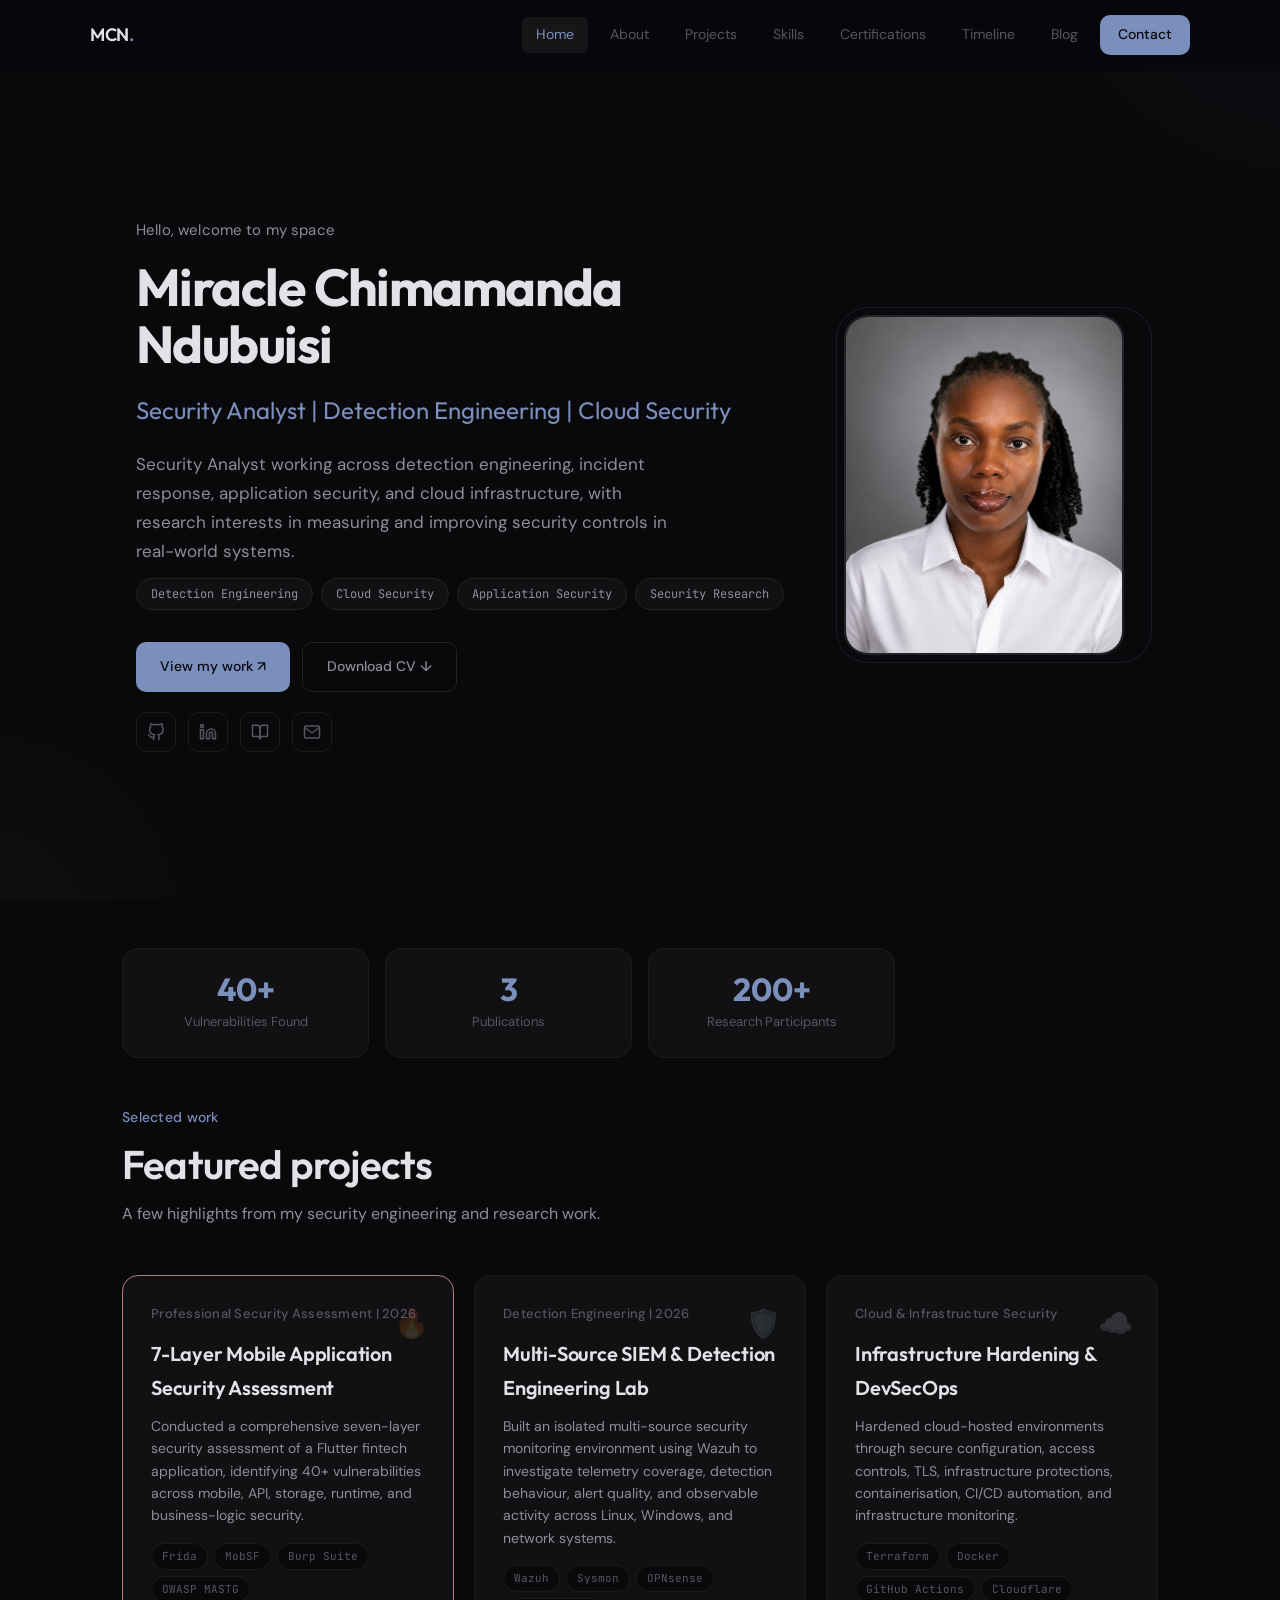
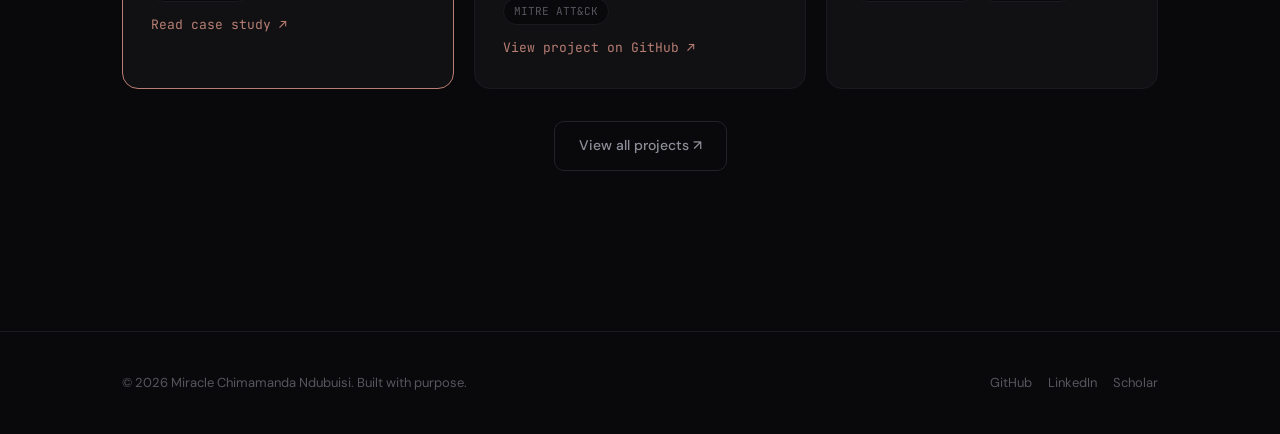
<file: index.html>
<!DOCTYPE html>
<html lang="en">
<head>
  <meta charset="UTF-8">
  <meta name="viewport" content="width=device-width, initial-scale=1.0">
  <title>Miracle Chimamanda Ndubuisi - Security Analyst | Detection Engineering | Cloud Security</title>
  <meta name="description" content="Security Analyst working across detection engineering, incident response, application security, and cloud infrastructure, with research interests in measuring and improving security controls in real-world systems.">
  <meta name="keywords" content="security analyst, detection engineering, cloud security, application security, incident response, digital forensics, security research, cybersecurity">
  <meta property="og:title" content="Miracle Chimamanda Ndubuisi - Security Analyst | Detection Engineering | Cloud Security">
  <meta property="og:description" content="Security Analyst working across detection engineering, incident response, application security, and cloud infrastructure, with research interests in measuring and improving security controls in real-world systems.">
  <meta property="og:type" content="website">
  <link rel="stylesheet" href="css/style.css">
  <link rel="icon" href="data:image/svg+xml,<svg xmlns='http://www.w3.org/2000/svg' viewBox='0 0 100 100'><text y='.9em' font-size='90'>🛡️</text></svg>">
</head>
<body>

  <!-- Navigation -->
  <nav class="nav">
    <div class="nav-inner">
      <a href="index.html" class="nav-logo">MCN<span>.</span></a>
      <div class="nav-links">
        <a href="index.html">Home</a>
        <a href="about.html">About</a>
        <a href="projects.html">Projects</a>
        <a href="skills.html">Skills</a>
        <a href="certifications.html">Certifications</a>
        <a href="timeline.html">Timeline</a>
        <a href="blog.html">Blog</a>
        <a href="contact.html" class="nav-cta">Contact</a>
      </div>
      <button class="nav-toggle" aria-label="Menu">
        <span></span><span></span><span></span>
      </button>
    </div>
  </nav>

  <!-- Hero -->
  <section class="hero">
    <div class="container">
      <div class="hero-content">
        <div class="hero-text">
          <p class="hero-greeting">Hello, welcome to my space</p>
          <h1 class="hero-name">Miracle Chimamanda<br>Ndubuisi</h1>
          <p class="hero-title">Security Analyst | Detection Engineering | Cloud Security</p>
          <p class="hero-tagline">
  Security Analyst working across detection engineering, incident response, application security, and cloud infrastructure, with research interests in measuring and improving security controls in real-world systems.
          </p>
          <div class="hero-tags">
            <span>Detection Engineering</span>
            <span>Cloud Security</span>
            <span>Application Security</span>
            <span>Security Research</span>
          </div>
          <div class="hero-actions">
            <a href="projects.html" class="btn btn-primary">View my work ↗</a>
            <a href="assets/resume.pdf" class="btn btn-outline" download>Download CV ↓</a>
          </div>
          <div class="hero-socials">
            <a href="https://github.com/Miminwa" target="_blank" rel="noopener" aria-label="GitHub">
              <svg width="18" height="18" viewBox="0 0 24 24" fill="none" stroke="currentColor" stroke-width="2" stroke-linecap="round" stroke-linejoin="round"><path d="M9 19c-5 1.5-5-2.5-7-3m14 6v-3.87a3.37 3.37 0 0 0-.94-2.61c3.14-.35 6.44-1.54 6.44-7A5.44 5.44 0 0 0 20 4.77 5.07 5.07 0 0 0 19.91 1S18.73.65 16 2.48a13.38 13.38 0 0 0-7 0C6.27.65 5.09 1 5.09 1A5.07 5.07 0 0 0 5 4.77a5.44 5.44 0 0 0-1.5 3.78c0 5.42 3.3 6.61 6.44 7A3.37 3.37 0 0 0 9 18.13V22"/></svg>
            </a>
            <a href="http://www.linkedin.com/in/miracle-ndubuisi" target="_blank" rel="noopener" aria-label="LinkedIn">
              <svg width="18" height="18" viewBox="0 0 24 24" fill="none" stroke="currentColor" stroke-width="2" stroke-linecap="round" stroke-linejoin="round"><path d="M16 8a6 6 0 0 1 6 6v7h-4v-7a2 2 0 0 0-2-2 2 2 0 0 0-2 2v7h-4v-7a6 6 0 0 1 6-6z"/><rect x="2" y="9" width="4" height="12"/><circle cx="4" cy="4" r="2"/></svg>
            </a>
            <a href="https://scholar.google.com/citations?user=nHDebkcAAAAJ" target="_blank" rel="noopener" aria-label="Google Scholar">
              <svg width="18" height="18" viewBox="0 0 24 24" fill="none" stroke="currentColor" stroke-width="2" stroke-linecap="round" stroke-linejoin="round"><path d="M2 3h6a4 4 0 0 1 4 4v14a3 3 0 0 0-3-3H2z"/><path d="M22 3h-6a4 4 0 0 0-4 4v14a3 3 0 0 1 3-3h7z"/></svg>
            </a>
            <a href="mailto:miraclechimamandandubuisibasil@gmail.com" aria-label="Email">
              <svg width="18" height="18" viewBox="0 0 24 24" fill="none" stroke="currentColor" stroke-width="2" stroke-linecap="round" stroke-linejoin="round"><path d="M4 4h16c1.1 0 2 .9 2 2v12c0 1.1-.9 2-2 2H4c-1.1 0-2-.9-2-2V6c0-1.1.9-2 2-2z"/><polyline points="22,6 12,13 2,6"/></svg>
            </a>
          </div>
        </div>
        <div class="hero-photo">
          <img src="assets/profile.jpg" alt="Miracle Chimamanda Ndubuisi">
        </div>
      </div>
    </div>
  </section>

  <!-- Quick Stats -->
  <section class="container">
    <div class="stats-bar fade-in">
      <div class="stat-item">
        <div class="stat-number">40+</div>
        <div class="stat-label">Vulnerabilities Found</div>
      </div>
      <div class="stat-item">
        <div class="stat-number">3</div>
        <div class="stat-label">Publications</div>
      </div>
      <div class="stat-item">
        <div class="stat-number">200+</div>
        <div class="stat-label">Research Participants</div>
      </div>
    </div>
  </section>

  <!-- Featured Projects Preview -->
  <section class="container" style="padding-bottom: 80px;">
    <div class="section-header fade-in">
      <p class="section-label">Selected work</p>
      <h2 class="section-title">Featured projects</h2>
      <p class="section-desc">A few highlights from my security engineering and research work.</p>
    </div>
    <div class="projects-grid">
      <div class="card project-card fade-in" style="border-color:var(--accent-coral);">
        <div class="project-icon">🔥</div>
        <p class="project-type">Professional Security Assessment | 2026</p>
        <h3>7-Layer Mobile Application Security Assessment</h3>
    <p>Conducted a comprehensive seven-layer security assessment of a Flutter fintech application, identifying 40+ vulnerabilities across mobile, API, storage, runtime, and business-logic security.</p>
    <div class="project-tags">
      <span>Frida</span>
      <span>MobSF</span>
      <span>Burp Suite</span>
      <span>OWASP MASTG</span>
    </div>
    <a href="case-study-fintech-pentest.html" style="display:inline-block;margin-top:12px;font-family:var(--font-mono);font-size:13px;color:var(--accent-coral);">Read case study &#8599;</a>
  </div>

  <div class="card project-card fade-in">
    <div class="project-icon">🛡️</div>
    <p class="project-type">Detection Engineering | 2026</p>
    <h3>Multi-Source SIEM & Detection Engineering Lab</h3>
    <p>Built an isolated multi-source security monitoring environment using Wazuh to investigate telemetry coverage, detection behaviour, alert quality, and observable activity across Linux, Windows, and network systems.</p>
    <div class="project-tags">
      <span>Wazuh</span>
      <span>Sysmon</span>
      <span>OPNsense</span>
      <span>MITRE ATT&amp;CK</span>
    </div>
    <a href="https://github.com/Miminwa/soc-siem-lab" target="_blank" rel="noopener noreferrer" style="display:inline-block;margin-top:12px;font-family:var(--font-mono);font-size:13px;color:var(--accent-coral);">View project on GitHub &#8599;</a>
  </div>

  <div class="card project-card fade-in">
    <div class="project-icon">☁️</div>
    <p class="project-type">Cloud & Infrastructure Security</p>
    <h3>Infrastructure Hardening & DevSecOps</h3>
    <p>Hardened cloud-hosted environments through secure configuration, access controls, TLS, infrastructure protections, containerisation, CI/CD automation, and infrastructure monitoring.</p>
    <div class="project-tags">
      <span>Terraform</span>
      <span>Docker</span>
      <span>GitHub Actions</span>
      <span>Cloudflare</span>
    </div>
  </div>
</div>

<div style="text-align: center; margin-top: 32px;" class="fade-in">
  <a href="projects.html" class="btn btn-outline">View all projects ↗</a>
</div>
  </section>

  <!-- Footer -->
  <footer class="footer">
    <div class="footer-inner">
      <p class="footer-text">&copy; <span id="year"></span> Miracle Chimamanda Ndubuisi. Built with purpose.</p>
      <div class="footer-links">
        <a href="https://github.com/Miminwa" target="_blank">GitHub</a>
        <a href="http://www.linkedin.com/in/miracle-ndubuisi" target="_blank">LinkedIn</a>
        <a href="https://scholar.google.com/citations?user=nHDebkcAAAAJ" target="_blank">Scholar</a>
      </div>
    </div>
  </footer>

  <script src="js/main.js"></script>
</body>
</html>
</file>
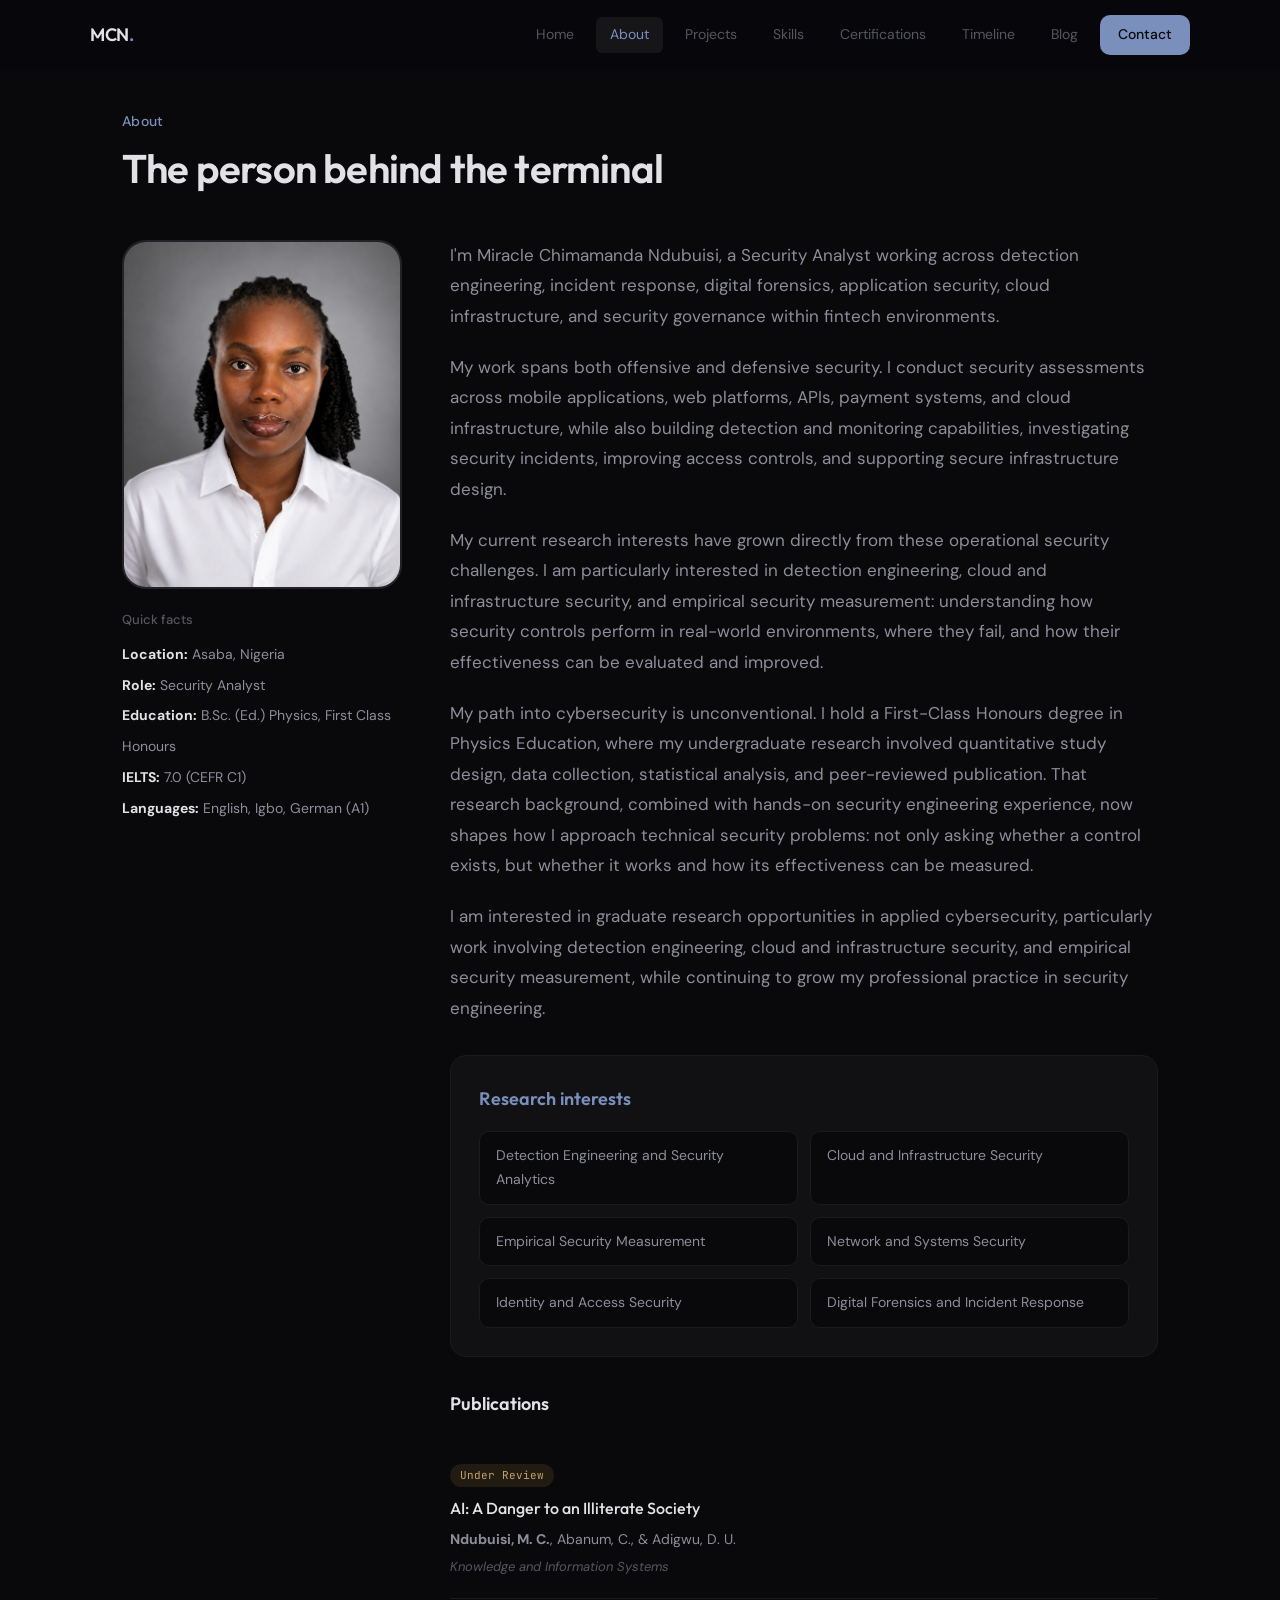
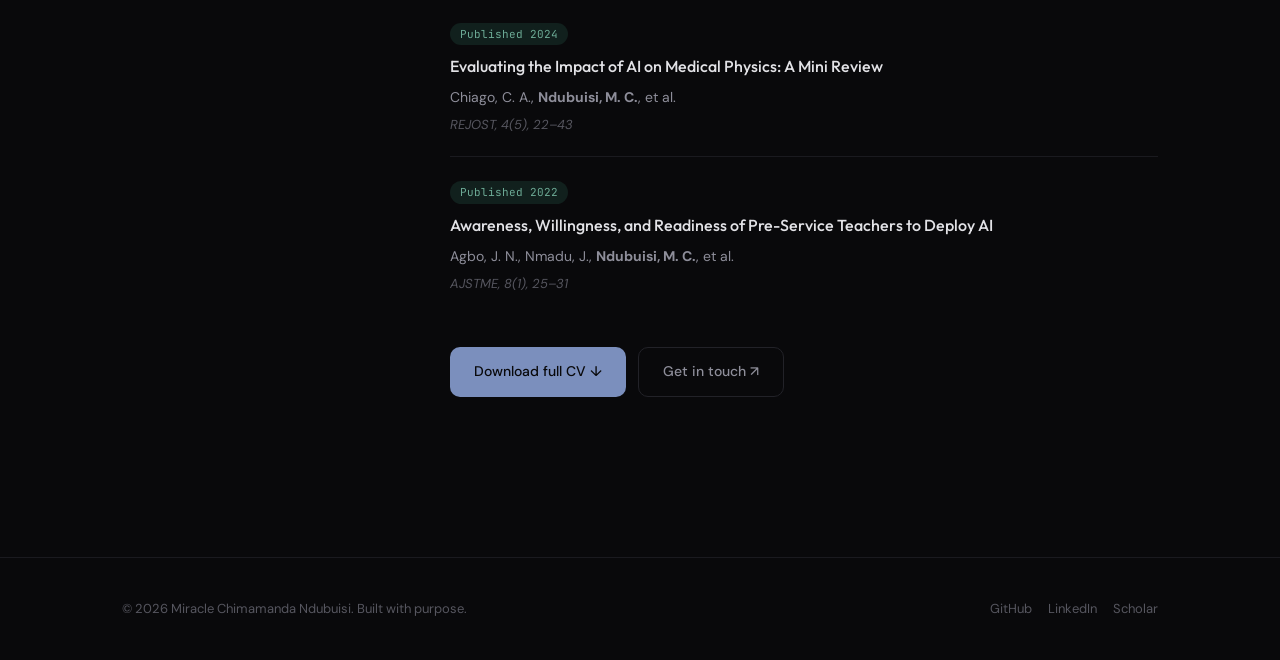
<file: about.html>
<!DOCTYPE html>
<html lang="en">
<head>
  <meta charset="UTF-8">
  <meta name="viewport" content="width=device-width, initial-scale=1.0">
  <title>About - Miracle Chimamanda Ndubuisi</title>
  <meta name="description" content="Learn about Miracle Chimamanda Ndubuisi, a Security Analyst working across detection engineering, incident response, application security, cloud infrastructure, and empirical security measurement.">
  <link rel="stylesheet" href="css/style.css">
  <link rel="icon" href="data:image/svg+xml,<svg xmlns='http://www.w3.org/2000/svg' viewBox='0 0 100 100'><text y='.9em' font-size='90'>🛡️</text></svg>">
</head>
<body>

  <nav class="nav">
    <div class="nav-inner">
      <a href="index.html" class="nav-logo">MCN<span>.</span></a>
      <div class="nav-links">
        <a href="index.html">Home</a>
        <a href="about.html">About</a>
        <a href="projects.html">Projects</a>
        <a href="skills.html">Skills</a>
        <a href="certifications.html">Certifications</a>
        <a href="timeline.html">Timeline</a>
        <a href="blog.html">Blog</a>
        <a href="contact.html" class="nav-cta">Contact</a>
      </div>
      <button class="nav-toggle" aria-label="Menu"><span></span><span></span><span></span></button>
    </div>
  </nav>

  <main class="page container">

 <div class="section-header fade-in">
  <p class="section-label">About</p>
  <h1 class="section-title">The person behind the terminal</h1>
</div>

<div style="display: grid; grid-template-columns: 280px 1fr; gap: 48px; align-items: start;" class="fade-in">
  <div>
    <img src="assets/profile.jpg" alt="Miracle Chimamanda Ndubuisi" style="width: 100%; border-radius: var(--radius-xl); border: 2px solid var(--border-light);">

    <div style="margin-top: 20px;">
      <p style="font-family: var(--font-body); font-size: 13px; color: var(--text-muted); margin-bottom: 8px; font-weight: 500;">Quick facts</p>

      <div style="font-size: 14px; color: var(--text-secondary); line-height: 2.2;">
        <div><strong style="color: var(--text-primary);">Location:</strong> Asaba, Nigeria</div>
        <div><strong style="color: var(--text-primary);">Role:</strong> Security Analyst</div>
        <div><strong style="color: var(--text-primary);">Education:</strong> B.Sc. (Ed.) Physics, First Class Honours</div>
        <div><strong style="color: var(--text-primary);">IELTS:</strong> 7.0 (CEFR C1)</div>
        <div><strong style="color: var(--text-primary);">Languages:</strong> English, Igbo, German (A1)</div>
      </div>
    </div>
  </div>

  <div>
    <div style="font-size: 17px; color: var(--text-secondary); line-height: 1.8;">
      <p style="margin-bottom: 20px;">
        I'm Miracle Chimamanda Ndubuisi, a Security Analyst working across detection engineering, incident response, digital forensics, application security, cloud infrastructure, and security governance within fintech environments.
      </p>

      <p style="margin-bottom: 20px;">
        My work spans both offensive and defensive security. I conduct security assessments across mobile applications, web platforms, APIs, payment systems, and cloud infrastructure, while also building detection and monitoring capabilities, investigating security incidents, improving access controls, and supporting secure infrastructure design.
      </p>

      <p style="margin-bottom: 20px;">
        My current research interests have grown directly from these operational security challenges. I am particularly interested in detection engineering, cloud and infrastructure security, and empirical security measurement: understanding how security controls perform in real-world environments, where they fail, and how their effectiveness can be evaluated and improved.
      </p>

      <p style="margin-bottom: 20px;">
        My path into cybersecurity is unconventional. I hold a First-Class Honours degree in Physics Education, where my undergraduate research involved quantitative study design, data collection, statistical analysis, and peer-reviewed publication. That research background, combined with hands-on security engineering experience, now shapes how I approach technical security problems: not only asking whether a control exists, but whether it works and how its effectiveness can be measured.
      </p>

      <p style="margin-bottom: 20px;">
          I am interested in graduate research opportunities in applied cybersecurity, particularly work involving detection engineering, cloud and infrastructure security, and empirical security measurement, while continuing to grow my professional practice in security engineering.
      </p>
    </div>

    <!-- Research Interests -->
    <div class="card" style="margin-top: 32px; margin-bottom: 24px;">
      <h3 style="font-family: var(--font-heading); font-size: 18px; font-weight: 600; margin-bottom: 16px; color: var(--accent-blue);">Research interests</h3>

      <div style="display: grid; grid-template-columns: 1fr 1fr; gap: 12px;">
        <div style="padding: 12px 16px; background: var(--bg-deep); border-radius: var(--radius-md); border: 1px solid var(--border); font-size: 14px; color: var(--text-secondary);">
          Detection Engineering and Security Analytics
        </div>

        <div style="padding: 12px 16px; background: var(--bg-deep); border-radius: var(--radius-md); border: 1px solid var(--border); font-size: 14px; color: var(--text-secondary);">
          Cloud and Infrastructure Security
        </div>

        <div style="padding: 12px 16px; background: var(--bg-deep); border-radius: var(--radius-md); border: 1px solid var(--border); font-size: 14px; color: var(--text-secondary);">
          Empirical Security Measurement
        </div>

        <div style="padding: 12px 16px; background: var(--bg-deep); border-radius: var(--radius-md); border: 1px solid var(--border); font-size: 14px; color: var(--text-secondary);">
          Network and Systems Security
        </div>

        <div style="padding: 12px 16px; background: var(--bg-deep); border-radius: var(--radius-md); border: 1px solid var(--border); font-size: 14px; color: var(--text-secondary);">
          Identity and Access Security
        </div>

        <div style="padding: 12px 16px; background: var(--bg-deep); border-radius: var(--radius-md); border: 1px solid var(--border); font-size: 14px; color: var(--text-secondary);">
          Digital Forensics and Incident Response
        </div>
      </div>
    </div>

    <!-- Publications -->
    <div style="margin-top: 32px;">
      <h3 style="font-family: var(--font-heading); font-size: 18px; font-weight: 600; margin-bottom: 20px;">Publications</h3>

      <div class="pub-item">
        <span class="pub-badge review">Under Review</span>
        <p class="pub-title">AI: A Danger to an Illiterate Society</p>
        <p class="pub-authors"><strong>Ndubuisi, M. C.</strong>, Abanum, C., & Adigwu, D. U.</p>
        <p class="pub-journal">Knowledge and Information Systems</p>
      </div>

      <div class="pub-item">
        <span class="pub-badge published">Published 2024</span>
        <p class="pub-title">Evaluating the Impact of AI on Medical Physics: A Mini Review</p>
        <p class="pub-authors">Chiago, C. A., <strong>Ndubuisi, M. C.</strong>, et al.</p>
        <p class="pub-journal">REJOST, 4(5), 22–43</p>
      </div>

      <div class="pub-item">
        <span class="pub-badge published">Published 2022</span>
        <p class="pub-title">Awareness, Willingness, and Readiness of Pre-Service Teachers to Deploy AI</p>
        <p class="pub-authors">Agbo, J. N., Nmadu, J., <strong>Ndubuisi, M. C.</strong>, et al.</p>
        <p class="pub-journal">AJSTME, 8(1), 25–31</p>
      </div>
    </div>

    <div style="margin-top: 32px; display: flex; gap: 12px;">
      <a href="assets/resume.pdf" class="btn btn-primary" download>Download full CV ↓</a>
      <a href="contact.html" class="btn btn-outline">Get in touch ↗</a>
    </div>
  </div>
</div>

  </main>

  <footer class="footer">
    <div class="footer-inner">
      <p class="footer-text">&copy; <span id="year"></span> Miracle Chimamanda Ndubuisi. Built with purpose.</p>
      <div class="footer-links">
        <a href="https://github.com/Miminwa" target="_blank">GitHub</a>
        <a href="http://www.linkedin.com/in/miracle-ndubuisi" target="_blank">LinkedIn</a>
        <a href="https://scholar.google.com/citations?user=nHDebkcAAAAJ" target="_blank">Scholar</a>
      </div>
    </div>
  </footer>

  <script src="js/main.js"></script>
</body>
</html>
</file>
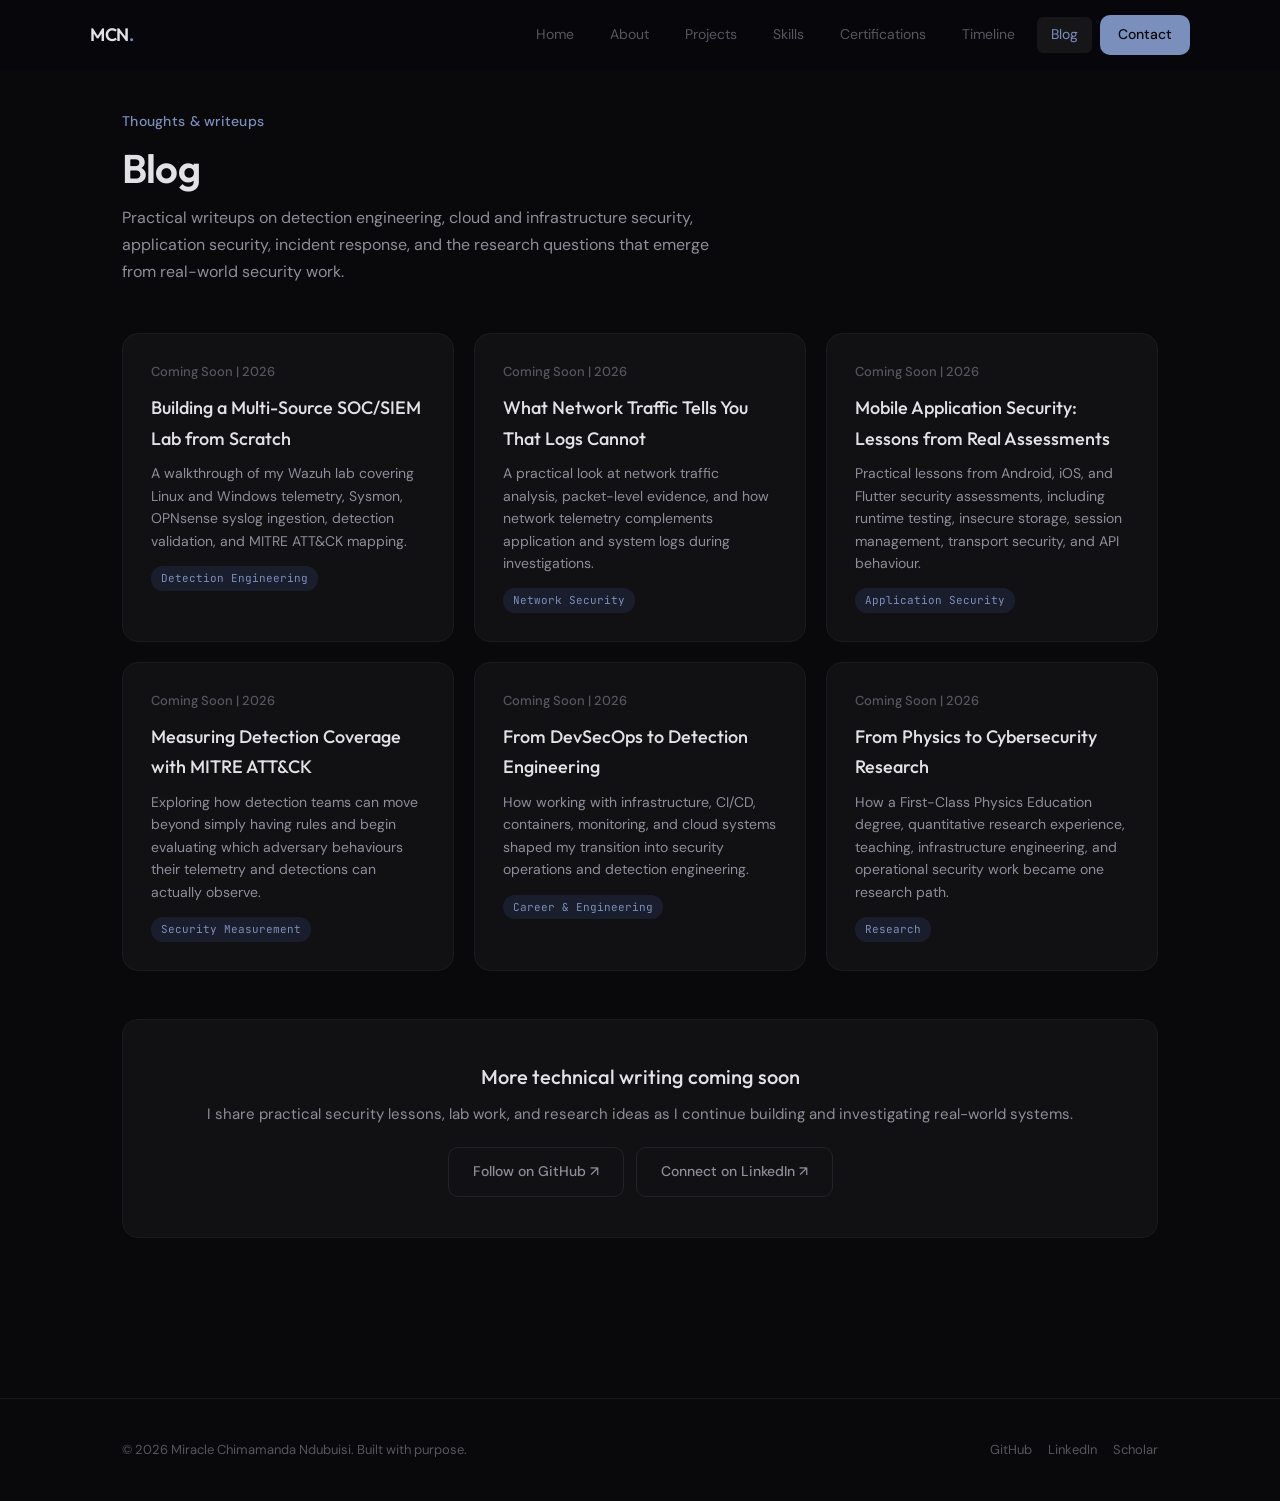
<file: blog.html>
<!DOCTYPE html>
<html lang="en">
<head>
  <meta charset="UTF-8">
  <meta name="viewport" content="width=device-width, initial-scale=1.0">
  <title>Blog - Miracle Chimamanda Ndubuisi</title>
  <meta name="description" content="Technical writeups and research insights from Miracle Chimamanda Ndubuisi across detection engineering, network security, application security, cloud infrastructure, and security measurement.">
  <link rel="stylesheet" href="css/style.css">
  <link rel="icon" href="data:image/svg+xml,<svg xmlns='http://www.w3.org/2000/svg' viewBox='0 0 100 100'><text y='.9em' font-size='90'>🛡️</text></svg>">
</head>
<body>

  <nav class="nav">
    <div class="nav-inner">
      <a href="index.html" class="nav-logo">MCN<span>.</span></a>
      <div class="nav-links">
        <a href="index.html">Home</a>
        <a href="about.html">About</a>
        <a href="projects.html">Projects</a>
        <a href="skills.html">Skills</a>
        <a href="certifications.html">Certifications</a>
        <a href="timeline.html">Timeline</a>
        <a href="blog.html">Blog</a>
        <a href="contact.html" class="nav-cta">Contact</a>
      </div>
      <button class="nav-toggle" aria-label="Menu"><span></span><span></span><span></span></button>
    </div>
  </nav>

  <main class="page container">

    <div class="section-header fade-in">
  <p class="section-label">Thoughts & writeups</p>
  <h1 class="section-title">Blog</h1>
  <p class="section-desc">
    Practical writeups on detection engineering, cloud and infrastructure security,
    application security, incident response, and the research questions that emerge from real-world security work.
  </p>
</div>

<div class="blog-grid">

  <div class="card blog-card fade-in">
    <p class="blog-date">Coming Soon | 2026</p>
    <h3>Building a Multi-Source SOC/SIEM Lab from Scratch</h3>
    <p>
      A walkthrough of my Wazuh lab covering Linux and Windows telemetry,
      Sysmon, OPNsense syslog ingestion, detection validation, and MITRE ATT&amp;CK mapping.
    </p>
    <span class="blog-tag">Detection Engineering</span>
  </div>

  <div class="card blog-card fade-in">
    <p class="blog-date">Coming Soon | 2026</p>
    <h3>What Network Traffic Tells You That Logs Cannot</h3>
    <p>
      A practical look at network traffic analysis, packet-level evidence,
      and how network telemetry complements application and system logs during investigations.
    </p>
    <span class="blog-tag">Network Security</span>
  </div>

  <div class="card blog-card fade-in">
    <p class="blog-date">Coming Soon | 2026</p>
    <h3>Mobile Application Security: Lessons from Real Assessments</h3>
    <p>
      Practical lessons from Android, iOS, and Flutter security assessments,
      including runtime testing, insecure storage, session management, transport security, and API behaviour.
    </p>
    <span class="blog-tag">Application Security</span>
  </div>

  <div class="card blog-card fade-in">
    <p class="blog-date">Coming Soon | 2026</p>
    <h3>Measuring Detection Coverage with MITRE ATT&amp;CK</h3>
    <p>
      Exploring how detection teams can move beyond simply having rules
      and begin evaluating which adversary behaviours their telemetry and detections can actually observe.
    </p>
    <span class="blog-tag">Security Measurement</span>
  </div>

  <div class="card blog-card fade-in">
    <p class="blog-date">Coming Soon | 2026</p>
    <h3>From DevSecOps to Detection Engineering</h3>
    <p>
      How working with infrastructure, CI/CD, containers, monitoring, and cloud systems
      shaped my transition into security operations and detection engineering.
    </p>
    <span class="blog-tag">Career & Engineering</span>
  </div>

  <div class="card blog-card fade-in">
    <p class="blog-date">Coming Soon | 2026</p>
    <h3>From Physics to Cybersecurity Research</h3>
    <p>
      How a First-Class Physics Education degree, quantitative research experience,
      teaching, infrastructure engineering, and operational security work became one research path.
    </p>
    <span class="blog-tag">Research</span>
  </div>

</div>

<!-- CTA -->
<div
  class="fade-in"
  style="text-align: center; margin-top: 48px; padding: 40px; background: var(--bg-card); border: 1px solid var(--border); border-radius: var(--radius-lg);"
>
  <p
    style="font-family: var(--font-heading); font-size: 20px; font-weight: 500; margin-bottom: 8px;"
  >
    More technical writing coming soon
  </p>

  <p
    style="color: var(--text-secondary); font-size: 15px; margin-bottom: 20px;"
  >
    I share practical security lessons, lab work, and research ideas as I continue building and investigating real-world systems.
  </p>

  <div style="display: flex; gap: 12px; justify-content: center;">

    <a
      href="https://github.com/Miminwa"
      target="_blank"
      rel="noopener noreferrer"
      class="btn btn-outline"
    >
      Follow on GitHub ↗
    </a>

    <a
      href="https://www.linkedin.com/in/miracle-ndubuisi"
      target="_blank"
      rel="noopener noreferrer"
      class="btn btn-outline"
    >
      Connect on LinkedIn ↗
    </a>

  </div>
</div>

  </main>

  <footer class="footer">
    <div class="footer-inner">
      <p class="footer-text">&copy; <span id="year"></span> Miracle Chimamanda Ndubuisi. Built with purpose.</p>
      <div class="footer-links">
        <a href="https://github.com/Miminwa" target="_blank">GitHub</a>
        <a href="http://www.linkedin.com/in/miracle-ndubuisi" target="_blank">LinkedIn</a>
        <a href="https://scholar.google.com/citations?user=nHDebkcAAAAJ" target="_blank">Scholar</a>
      </div>
    </div>
  </footer>

  <script src="js/main.js"></script>
</body>
</html>
</file>
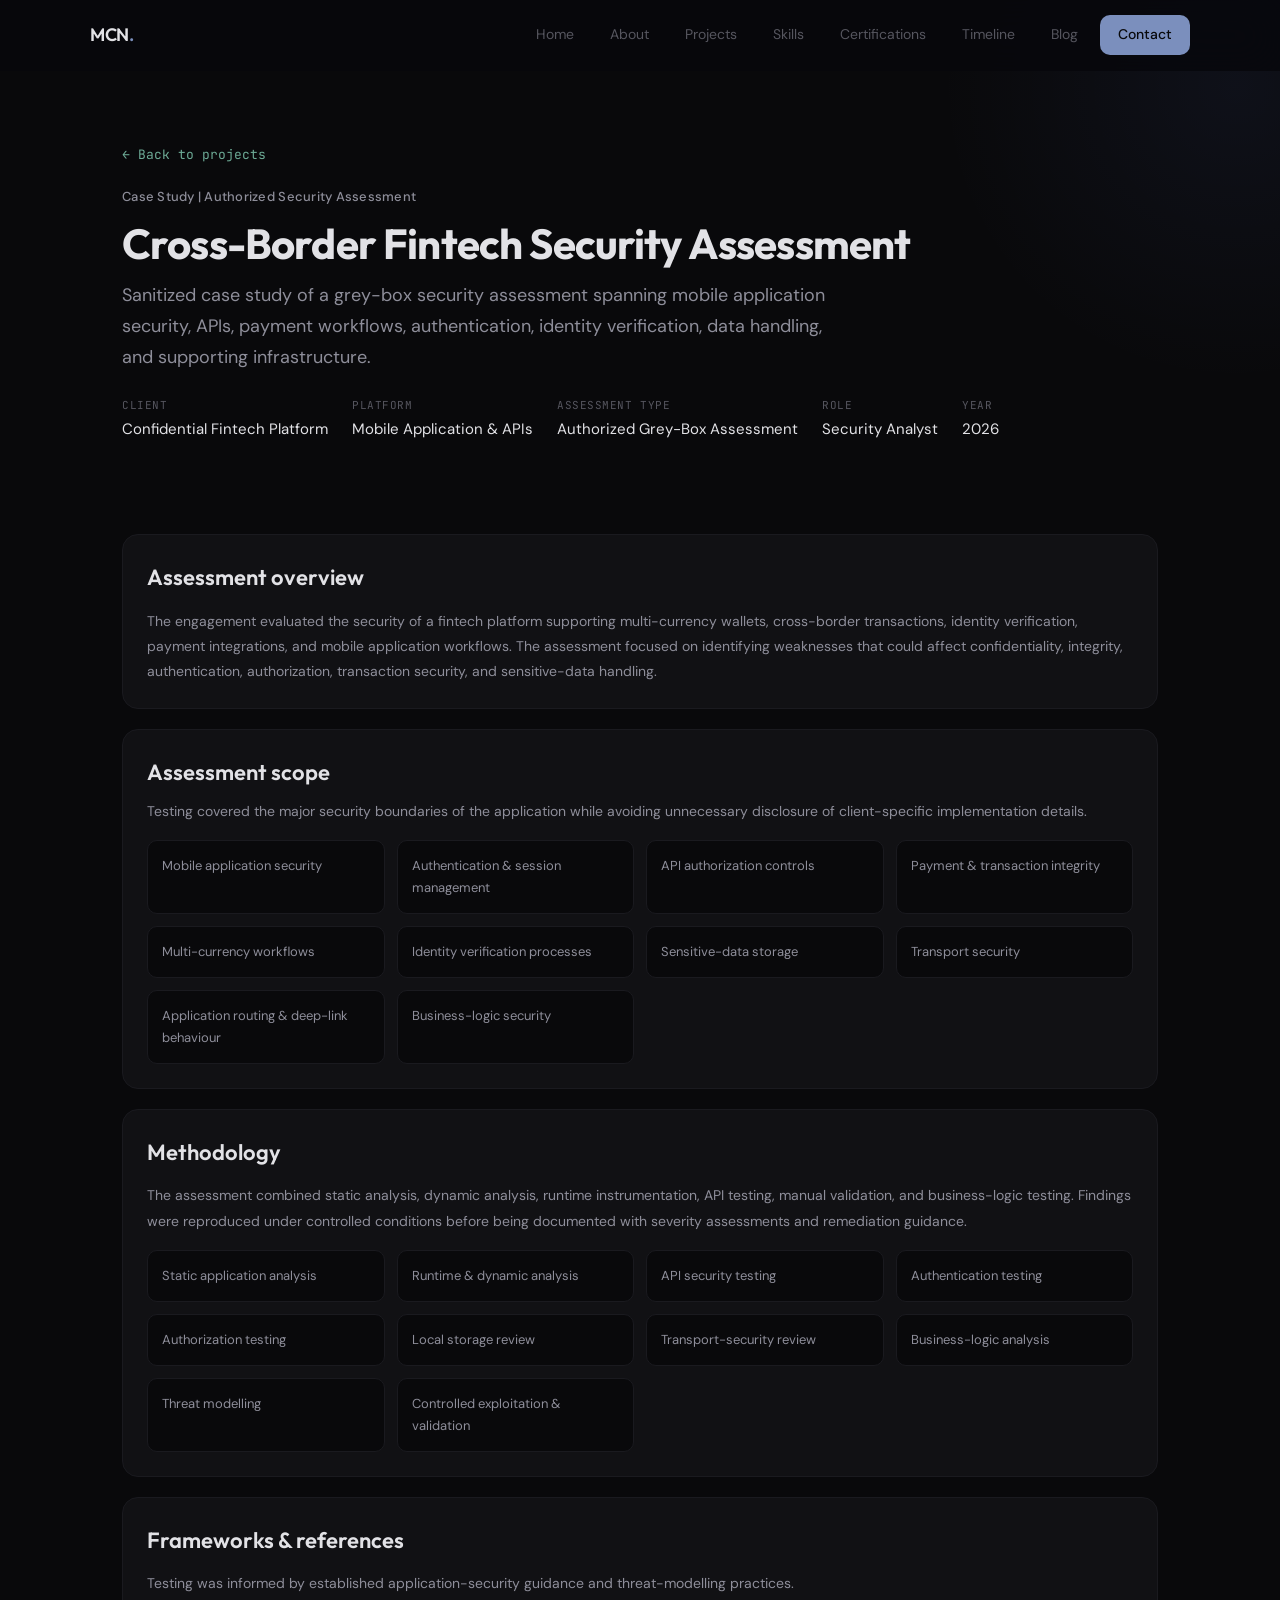
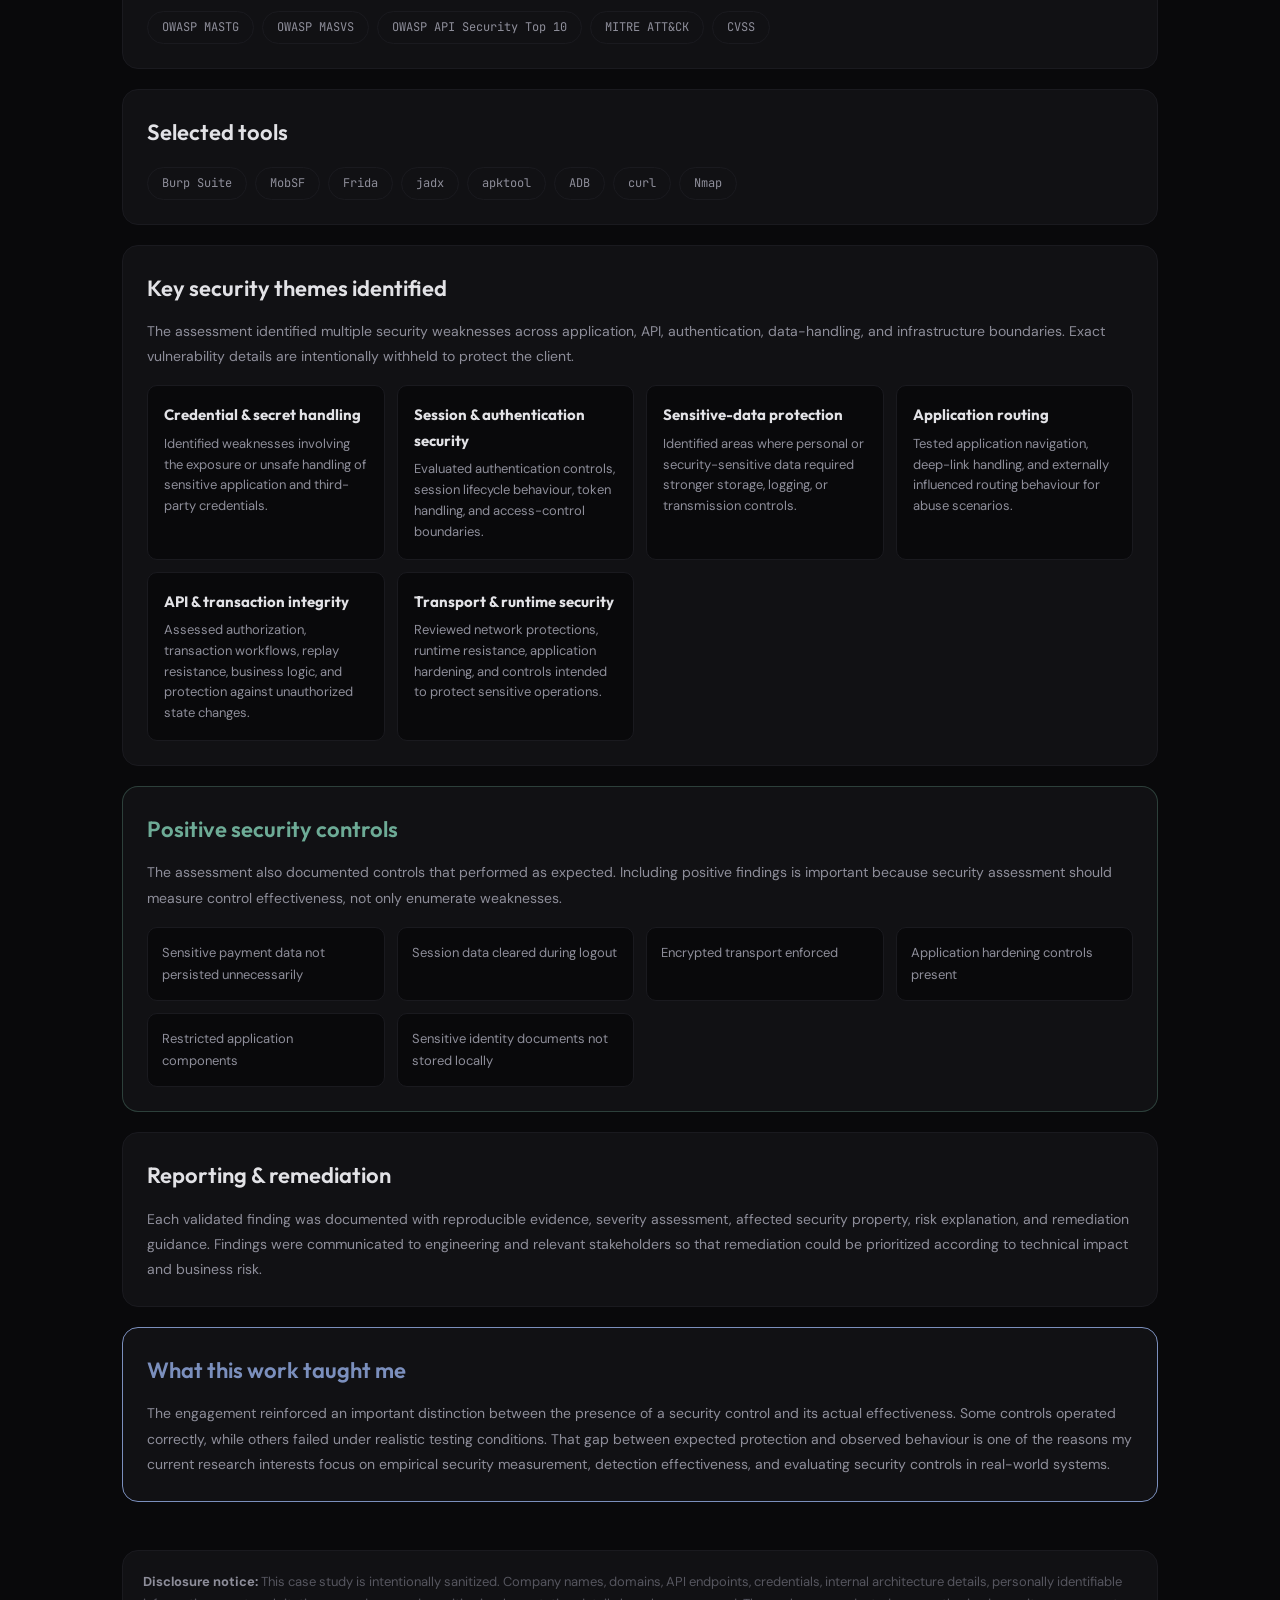
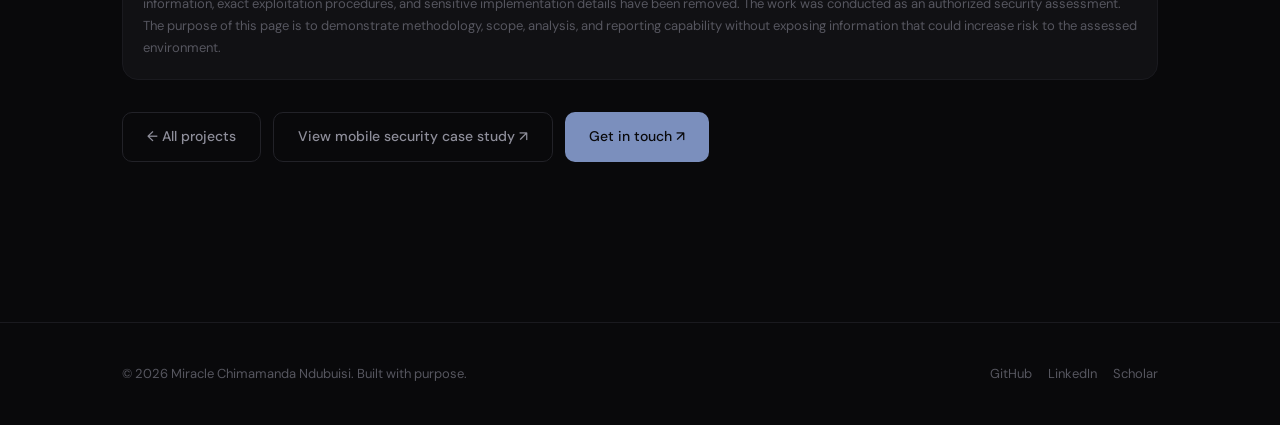
<file: case-study-crossborder-pentest.html>
<!DOCTYPE html>
<html lang="en">
<head>
  <meta charset="UTF-8">
  <meta name="viewport" content="width=device-width, initial-scale=1.0">

  <title>Case Study: Cross-Border Fintech Security Assessment - Miracle Chimamanda Ndubuisi</title>

  <meta
    name="description"
    content="Sanitized case study of an authorized grey-box security assessment of a cross-border fintech platform by Miracle Chimamanda Ndubuisi."
  >

  <link rel="stylesheet" href="css/style.css">

  <link
    rel="icon"
    href="data:image/svg+xml,<svg xmlns='http://www.w3.org/2000/svg' viewBox='0 0 100 100'><text y='.9em' font-size='90'>🛡️</text></svg>"
  >

  <style>
    .case-hero {
      padding: 140px 0 60px;
      position: relative;
      overflow: hidden;
    }

    .case-hero::before {
      content: '';
      position: absolute;
      top: -40%;
      right: -20%;
      width: 600px;
      height: 600px;
      background: radial-gradient(
        circle,
        rgba(108, 140, 255, 0.06) 0%,
        transparent 70%
      );
      pointer-events: none;
    }

    .case-meta {
      display: flex;
      flex-wrap: wrap;
      gap: 24px;
      margin: 24px 0 32px;
    }

    .case-meta-item {
      display: flex;
      flex-direction: column;
      gap: 2px;
    }

    .case-meta-label {
      font-family: var(--font-mono);
      font-size: 11px;
      color: var(--text-muted);
      letter-spacing: 0.05em;
      text-transform: uppercase;
    }

    .case-meta-value {
      font-size: 15px;
      color: var(--text-primary);
    }

    .case-card {
      background: var(--bg-card);
      border: 1px solid var(--border);
      border-radius: var(--radius-lg);
      padding: 24px;
      margin-bottom: 20px;
    }

    .case-grid {
      display: grid;
      grid-template-columns: repeat(auto-fill, minmax(220px, 1fr));
      gap: 12px;
      margin-top: 16px;
    }

    .case-grid-item {
      padding: 14px;
      background: var(--bg-deep);
      border: 1px solid var(--border);
      border-radius: var(--radius-md);
      font-size: 13px;
      color: var(--text-secondary);
    }

    .tools-grid {
      display: flex;
      flex-wrap: wrap;
      gap: 8px;
      margin-top: 16px;
    }

    .tools-grid span {
      font-family: var(--font-mono);
      font-size: 12px;
      padding: 5px 14px;
      border-radius: 20px;
      border: 1px solid var(--border);
      background: var(--bg-card);
      color: var(--text-secondary);
    }

    .result-grid {
      display: grid;
      grid-template-columns: repeat(auto-fill, minmax(220px, 1fr));
      gap: 12px;
      margin-top: 16px;
    }

    .result-item {
      padding: 16px;
      background: var(--bg-deep);
      border: 1px solid var(--border);
      border-radius: var(--radius-md);
    }

    .result-item h4 {
      font-family: var(--font-heading);
      font-size: 15px;
      margin-bottom: 6px;
      color: var(--text-primary);
    }

    .result-item p {
      font-size: 13px;
      line-height: 1.6;
      color: var(--text-secondary);
    }

    .disclaimer {
      background: var(--bg-card);
      border: 1px solid var(--border);
      border-radius: var(--radius-lg);
      padding: 20px;
      margin-top: 48px;
      font-size: 13px;
      color: var(--text-muted);
      line-height: 1.7;
    }

    @media (max-width: 768px) {
      .case-meta {
        gap: 16px;
      }
    }
  </style>
</head>

<body>

  <!-- Navigation -->
  <nav class="nav">
    <div class="nav-inner">

      <a href="index.html" class="nav-logo">MCN<span>.</span></a>

      <div class="nav-links">
        <a href="index.html">Home</a>
        <a href="about.html">About</a>
        <a href="projects.html">Projects</a>
        <a href="skills.html">Skills</a>
        <a href="certifications.html">Certifications</a>
        <a href="timeline.html">Timeline</a>
        <a href="blog.html">Blog</a>
        <a href="contact.html" class="nav-cta">Contact</a>
      </div>

      <button class="nav-toggle" aria-label="Menu">
        <span></span>
        <span></span>
        <span></span>
      </button>

    </div>
  </nav>


  <!-- Hero -->
  <section class="case-hero">

    <div class="container">

      <a
        href="projects.html"
        style="font-family:var(--font-mono);font-size:13px;color:var(--accent-teal);margin-bottom:20px;display:inline-block;"
      >
        &#8592; Back to projects
      </a>

      <div class="fade-in">

        <p
          style="font-family:var(--font-body);font-size:13px;color:var(--text-secondary);letter-spacing:0.02em;font-weight:500;margin-bottom:12px;"
        >
          Case Study | Authorized Security Assessment
        </p>

        <h1
          style="font-family:var(--font-heading);font-size:clamp(28px,4vw,42px);font-weight:700;letter-spacing:-0.02em;line-height:1.15;margin-bottom:12px;"
        >
          Cross-Border Fintech Security Assessment
        </h1>

        <p
          style="font-size:18px;color:var(--text-secondary);max-width:720px;line-height:1.7;"
        >
          Sanitized case study of a grey-box security assessment spanning
          mobile application security, APIs, payment workflows, authentication,
          identity verification, data handling, and supporting infrastructure.
        </p>

      </div>


      <div class="case-meta fade-in">

        <div class="case-meta-item">
          <span class="case-meta-label">Client</span>
          <span class="case-meta-value">Confidential Fintech Platform</span>
        </div>

        <div class="case-meta-item">
          <span class="case-meta-label">Platform</span>
          <span class="case-meta-value">Mobile Application & APIs</span>
        </div>

        <div class="case-meta-item">
          <span class="case-meta-label">Assessment Type</span>
          <span class="case-meta-value">Authorized Grey-Box Assessment</span>
        </div>

        <div class="case-meta-item">
          <span class="case-meta-label">Role</span>
          <span class="case-meta-value">Security Analyst</span>
        </div>

        <div class="case-meta-item">
          <span class="case-meta-label">Year</span>
          <span class="case-meta-value">2026</span>
        </div>

      </div>

    </div>

  </section>


  <main class="container" style="padding-bottom:80px;">


    <!-- Overview -->
    <div class="case-card fade-in">

      <h2
        style="font-family:var(--font-heading);font-size:22px;font-weight:600;margin-bottom:12px;"
      >
        Assessment overview
      </h2>

      <p
        style="font-size:14px;color:var(--text-secondary);line-height:1.8;"
      >
        The engagement evaluated the security of a fintech platform supporting
        multi-currency wallets, cross-border transactions, identity verification,
        payment integrations, and mobile application workflows. The assessment
        focused on identifying weaknesses that could affect confidentiality,
        integrity, authentication, authorization, transaction security, and
        sensitive-data handling.
      </p>

    </div>


    <!-- Scope -->
    <div class="case-card fade-in">

      <h2
        style="font-family:var(--font-heading);font-size:22px;font-weight:600;margin-bottom:8px;"
      >
        Assessment scope
      </h2>

      <p
        style="font-size:14px;color:var(--text-secondary);line-height:1.7;"
      >
        Testing covered the major security boundaries of the application while
        avoiding unnecessary disclosure of client-specific implementation details.
      </p>

      <div class="case-grid">

        <div class="case-grid-item">
          Mobile application security
        </div>

        <div class="case-grid-item">
          Authentication & session management
        </div>

        <div class="case-grid-item">
          API authorization controls
        </div>

        <div class="case-grid-item">
          Payment & transaction integrity
        </div>

        <div class="case-grid-item">
          Multi-currency workflows
        </div>

        <div class="case-grid-item">
          Identity verification processes
        </div>

        <div class="case-grid-item">
          Sensitive-data storage
        </div>

        <div class="case-grid-item">
          Transport security
        </div>

        <div class="case-grid-item">
          Application routing & deep-link behaviour
        </div>

        <div class="case-grid-item">
          Business-logic security
        </div>

      </div>

    </div>


    <!-- Methodology -->
    <div class="case-card fade-in">

      <h2
        style="font-family:var(--font-heading);font-size:22px;font-weight:600;margin-bottom:12px;"
      >
        Methodology
      </h2>

      <p
        style="font-size:14px;color:var(--text-secondary);line-height:1.8;"
      >
        The assessment combined static analysis, dynamic analysis, runtime
        instrumentation, API testing, manual validation, and business-logic
        testing. Findings were reproduced under controlled conditions before
        being documented with severity assessments and remediation guidance.
      </p>

      <div class="case-grid">

        <div class="case-grid-item">
          Static application analysis
        </div>

        <div class="case-grid-item">
          Runtime & dynamic analysis
        </div>

        <div class="case-grid-item">
          API security testing
        </div>

        <div class="case-grid-item">
          Authentication testing
        </div>

        <div class="case-grid-item">
          Authorization testing
        </div>

        <div class="case-grid-item">
          Local storage review
        </div>

        <div class="case-grid-item">
          Transport-security review
        </div>

        <div class="case-grid-item">
          Business-logic analysis
        </div>

        <div class="case-grid-item">
          Threat modelling
        </div>

        <div class="case-grid-item">
          Controlled exploitation & validation
        </div>

      </div>

    </div>


    <!-- Frameworks -->
    <div class="case-card fade-in">

      <h2
        style="font-family:var(--font-heading);font-size:22px;font-weight:600;margin-bottom:12px;"
      >
        Frameworks & references
      </h2>

      <p
        style="font-size:14px;color:var(--text-secondary);line-height:1.7;"
      >
        Testing was informed by established application-security guidance and
        threat-modelling practices.
      </p>

      <div class="tools-grid">
        <span>OWASP MASTG</span>
        <span>OWASP MASVS</span>
        <span>OWASP API Security Top 10</span>
        <span>MITRE ATT&amp;CK</span>
        <span>CVSS</span>
      </div>

    </div>


    <!-- Tools -->
    <div class="case-card fade-in">

      <h2
        style="font-family:var(--font-heading);font-size:22px;font-weight:600;margin-bottom:12px;"
      >
        Selected tools
      </h2>

      <div class="tools-grid">
        <span>Burp Suite</span>
        <span>MobSF</span>
        <span>Frida</span>
        <span>jadx</span>
        <span>apktool</span>
        <span>ADB</span>
        <span>curl</span>
        <span>Nmap</span>
      </div>

    </div>


    <!-- Findings -->
    <div class="case-card fade-in">

      <h2
        style="font-family:var(--font-heading);font-size:22px;font-weight:600;margin-bottom:12px;"
      >
        Key security themes identified
      </h2>

      <p
        style="font-size:14px;color:var(--text-secondary);line-height:1.8;margin-bottom:16px;"
      >
        The assessment identified multiple security weaknesses across application,
        API, authentication, data-handling, and infrastructure boundaries. Exact
        vulnerability details are intentionally withheld to protect the client.
      </p>

      <div class="result-grid">

        <div class="result-item">
          <h4>Credential & secret handling</h4>
          <p>
            Identified weaknesses involving the exposure or unsafe handling of
            sensitive application and third-party credentials.
          </p>
        </div>

        <div class="result-item">
          <h4>Session & authentication security</h4>
          <p>
            Evaluated authentication controls, session lifecycle behaviour,
            token handling, and access-control boundaries.
          </p>
        </div>

        <div class="result-item">
          <h4>Sensitive-data protection</h4>
          <p>
            Identified areas where personal or security-sensitive data required
            stronger storage, logging, or transmission controls.
          </p>
        </div>

        <div class="result-item">
          <h4>Application routing</h4>
          <p>
            Tested application navigation, deep-link handling, and externally
            influenced routing behaviour for abuse scenarios.
          </p>
        </div>

        <div class="result-item">
          <h4>API & transaction integrity</h4>
          <p>
            Assessed authorization, transaction workflows, replay resistance,
            business logic, and protection against unauthorized state changes.
          </p>
        </div>

        <div class="result-item">
          <h4>Transport & runtime security</h4>
          <p>
            Reviewed network protections, runtime resistance, application
            hardening, and controls intended to protect sensitive operations.
          </p>
        </div>

      </div>

    </div>


    <!-- Positive Controls -->
    <div
      class="case-card fade-in"
      style="border-color:rgba(109,171,150,0.3);"
    >

      <h2
        style="font-family:var(--font-heading);font-size:22px;font-weight:600;margin-bottom:12px;color:var(--accent-teal);"
      >
        Positive security controls
      </h2>

      <p
        style="font-size:14px;color:var(--text-secondary);line-height:1.8;margin-bottom:16px;"
      >
        The assessment also documented controls that performed as expected.
        Including positive findings is important because security assessment
        should measure control effectiveness, not only enumerate weaknesses.
      </p>

      <div class="case-grid">

        <div class="case-grid-item">
          Sensitive payment data not persisted unnecessarily
        </div>

        <div class="case-grid-item">
          Session data cleared during logout
        </div>

        <div class="case-grid-item">
          Encrypted transport enforced
        </div>

        <div class="case-grid-item">
          Application hardening controls present
        </div>

        <div class="case-grid-item">
          Restricted application components
        </div>

        <div class="case-grid-item">
          Sensitive identity documents not stored locally
        </div>

      </div>

    </div>


    <!-- Reporting -->
    <div class="case-card fade-in">

      <h2
        style="font-family:var(--font-heading);font-size:22px;font-weight:600;margin-bottom:12px;"
      >
        Reporting & remediation
      </h2>

      <p
        style="font-size:14px;color:var(--text-secondary);line-height:1.8;"
      >
        Each validated finding was documented with reproducible evidence,
        severity assessment, affected security property, risk explanation,
        and remediation guidance. Findings were communicated to engineering
        and relevant stakeholders so that remediation could be prioritized
        according to technical impact and business risk.
      </p>

    </div>


    <!-- Research connection -->
    <div
      class="case-card fade-in"
      style="border-color:var(--accent-blue);"
    >

      <h2
        style="font-family:var(--font-heading);font-size:22px;font-weight:600;margin-bottom:12px;color:var(--accent-blue);"
      >
        What this work taught me
      </h2>

      <p
        style="font-size:14px;color:var(--text-secondary);line-height:1.8;"
      >
        The engagement reinforced an important distinction between the presence
        of a security control and its actual effectiveness. Some controls operated
        correctly, while others failed under realistic testing conditions.
        That gap between expected protection and observed behaviour is one of the
        reasons my current research interests focus on empirical security
        measurement, detection effectiveness, and evaluating security controls
        in real-world systems.
      </p>

    </div>


    <!-- Disclosure -->
    <div class="disclaimer fade-in">

      <strong style="color:var(--text-secondary);">
        Disclosure notice:
      </strong>

      This case study is intentionally sanitized. Company names, domains,
      API endpoints, credentials, internal architecture details, personally
      identifiable information, exact exploitation procedures, and sensitive
      implementation details have been removed. The work was conducted as an
      authorized security assessment. The purpose of this page is to demonstrate
      methodology, scope, analysis, and reporting capability without exposing
      information that could increase risk to the assessed environment.

    </div>


    <!-- CTA -->
    <div
      style="margin-top:32px;display:flex;gap:12px;flex-wrap:wrap;"
      class="fade-in"
    >

      <a
        href="projects.html"
        class="btn btn-outline"
      >
        &#8592; All projects
      </a>

      <a
        href="case-study-fintech-pentest.html"
        class="btn btn-outline"
      >
        View mobile security case study &#8599;
      </a>

      <a
        href="contact.html"
        class="btn btn-primary"
      >
        Get in touch &#8599;
      </a>

    </div>

  </main>


  <!-- Footer -->
  <footer class="footer">

    <div class="footer-inner">

      <p class="footer-text">
        &copy; <span id="year"></span> Miracle Chimamanda Ndubuisi.
        Built with purpose.
      </p>

      <div class="footer-links">

        <a
          href="https://github.com/Miminwa"
          target="_blank"
          rel="noopener noreferrer"
        >
          GitHub
        </a>

        <a
          href="https://www.linkedin.com/in/miracle-ndubuisi"
          target="_blank"
          rel="noopener noreferrer"
        >
          LinkedIn
        </a>

        <a
          href="https://scholar.google.com/citations?user=nHDebkcAAAAJ"
          target="_blank"
          rel="noopener noreferrer"
        >
          Scholar
        </a>

      </div>

    </div>

  </footer>


  <script src="js/main.js"></script>

</body>
</html>
</file>
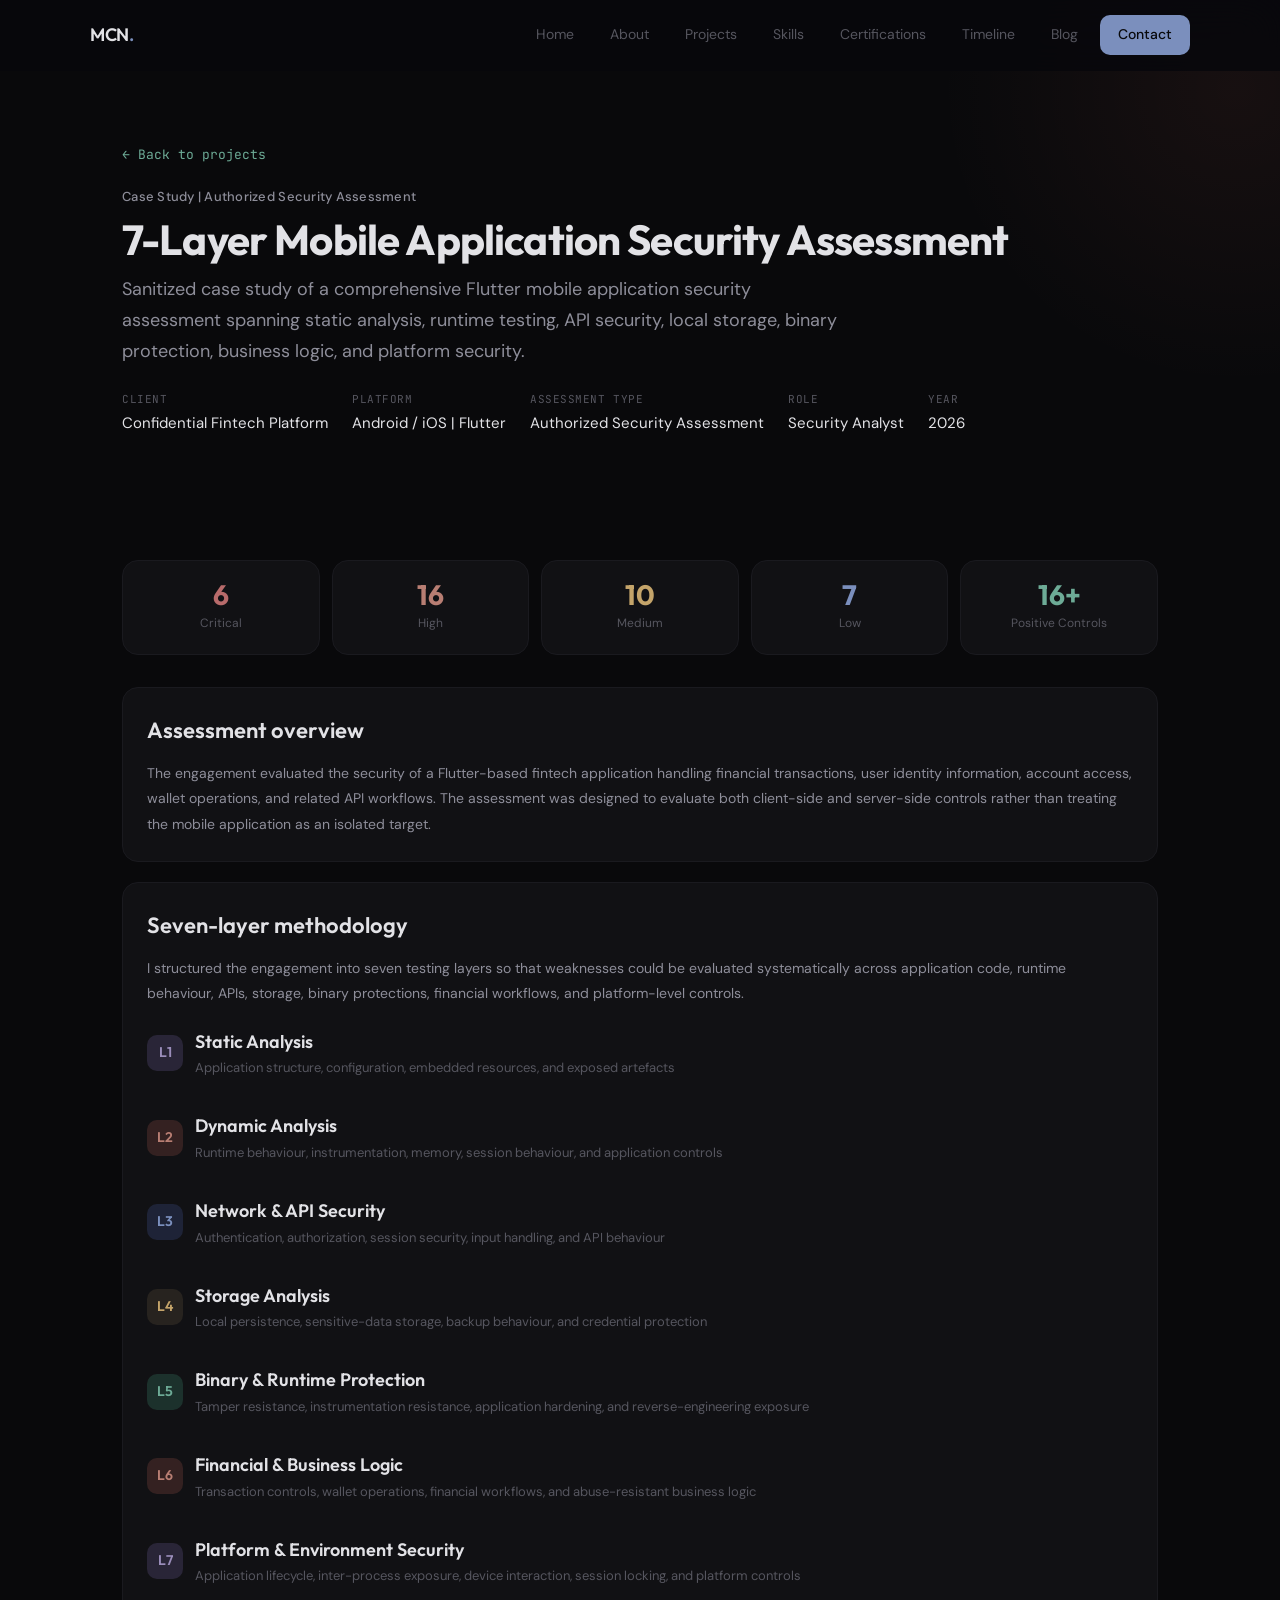
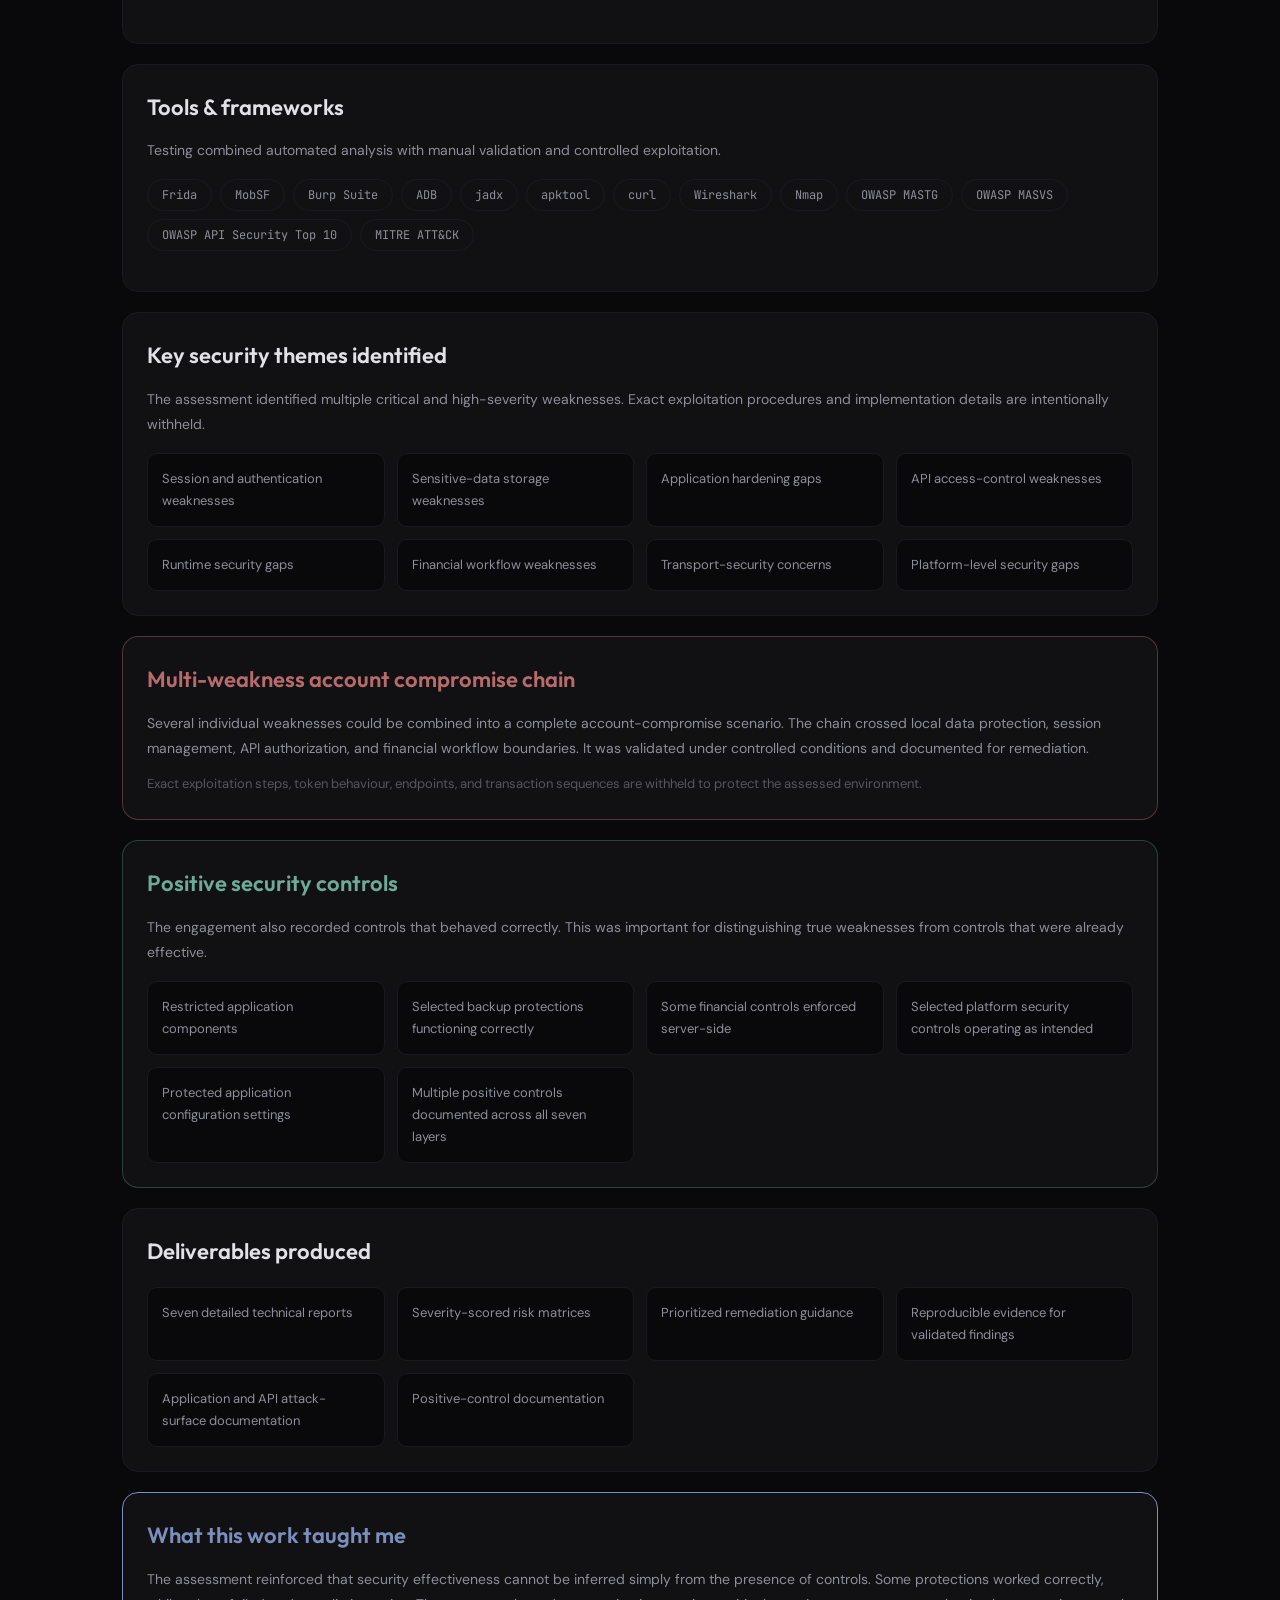
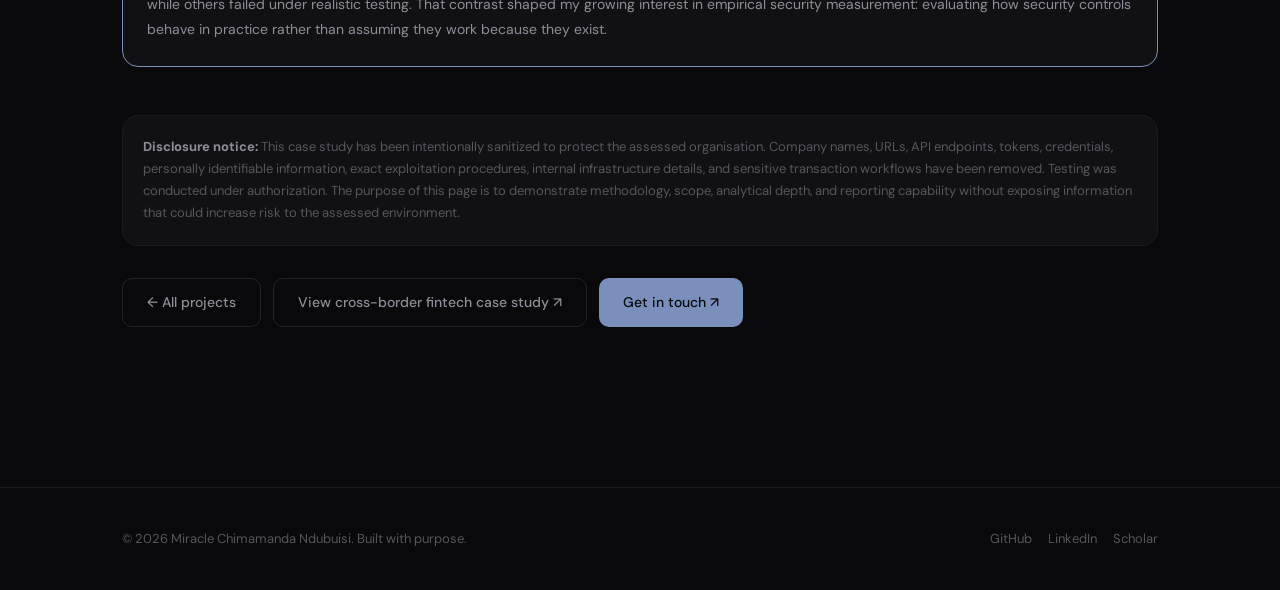
<file: case-study-fintech-pentest.html>
<!DOCTYPE html>
<html lang="en">
<head>
  <meta charset="UTF-8">
  <meta name="viewport" content="width=device-width, initial-scale=1.0">

  <title>Case Study: Mobile Application Security Assessment - Miracle Chimamanda Ndubuisi</title>

  <meta
    name="description"
    content="Sanitized case study of a seven-layer mobile application security assessment conducted by Miracle Chimamanda Ndubuisi across mobile, API, storage, runtime, and business-logic security."
  >

  <link rel="stylesheet" href="css/style.css">

  <link
    rel="icon"
    href="data:image/svg+xml,<svg xmlns='http://www.w3.org/2000/svg' viewBox='0 0 100 100'><text y='.9em' font-size='90'>🛡️</text></svg>"
  >

  <style>
    .case-hero {
      padding: 140px 0 60px;
      position: relative;
      overflow: hidden;
    }

    .case-hero::before {
      content: '';
      position: absolute;
      top: -40%;
      right: -20%;
      width: 600px;
      height: 600px;
      background: radial-gradient(
        circle,
        rgba(255, 126, 107, 0.06) 0%,
        transparent 70%
      );
      pointer-events: none;
    }

    .case-meta {
      display: flex;
      flex-wrap: wrap;
      gap: 24px;
      margin: 24px 0 32px;
    }

    .case-meta-item {
      display: flex;
      flex-direction: column;
      gap: 2px;
    }

    .case-meta-label {
      font-family: var(--font-mono);
      font-size: 11px;
      color: var(--text-muted);
      letter-spacing: 0.05em;
      text-transform: uppercase;
    }

    .case-meta-value {
      font-size: 15px;
      color: var(--text-primary);
    }

    .summary-grid {
      display: grid;
      grid-template-columns: repeat(5, 1fr);
      gap: 12px;
      margin: 32px 0;
    }

    .summary-card {
      text-align: center;
      padding: 20px 12px;
      background: var(--bg-card);
      border: 1px solid var(--border);
      border-radius: var(--radius-lg);
    }

    .summary-num {
      font-family: var(--font-heading);
      font-size: 28px;
      font-weight: 700;
      line-height: 1;
      margin-bottom: 4px;
    }

    .summary-label {
      font-size: 12px;
      color: var(--text-muted);
    }

    .case-card {
      background: var(--bg-card);
      border: 1px solid var(--border);
      border-radius: var(--radius-lg);
      padding: 24px;
      margin-bottom: 20px;
    }

    .layer-section {
      margin-bottom: 32px;
    }

    .layer-header {
      display: flex;
      align-items: center;
      gap: 12px;
      margin-bottom: 14px;
    }

    .layer-number {
      font-family: var(--font-heading);
      font-size: 14px;
      font-weight: 600;
      width: 36px;
      height: 36px;
      border-radius: var(--radius-md);
      display: flex;
      align-items: center;
      justify-content: center;
      flex-shrink: 0;
    }

    .case-grid {
      display: grid;
      grid-template-columns: repeat(auto-fill, minmax(220px, 1fr));
      gap: 12px;
      margin-top: 16px;
    }

    .case-grid-item {
      padding: 14px;
      background: var(--bg-deep);
      border: 1px solid var(--border);
      border-radius: var(--radius-md);
      font-size: 13px;
      color: var(--text-secondary);
    }

    .tools-grid {
      display: flex;
      flex-wrap: wrap;
      gap: 8px;
      margin: 16px 0;
    }

    .tools-grid span {
      font-family: var(--font-mono);
      font-size: 12px;
      padding: 5px 14px;
      border-radius: 20px;
      border: 1px solid var(--border);
      background: var(--bg-card);
      color: var(--text-secondary);
    }

    .disclaimer {
      background: var(--bg-card);
      border: 1px solid var(--border);
      border-radius: var(--radius-lg);
      padding: 20px;
      margin-top: 48px;
      font-size: 13px;
      color: var(--text-muted);
      line-height: 1.7;
    }

    @media (max-width: 768px) {
      .summary-grid {
        grid-template-columns: repeat(3, 1fr);
      }

      .case-meta {
        gap: 16px;
      }
    }

    @media (max-width: 480px) {
      .summary-grid {
        grid-template-columns: repeat(2, 1fr);
      }
    }
  </style>
</head>

<body>

  <!-- Navigation -->
  <nav class="nav">
    <div class="nav-inner">

      <a href="index.html" class="nav-logo">MCN<span>.</span></a>

      <div class="nav-links">
        <a href="index.html">Home</a>
        <a href="about.html">About</a>
        <a href="projects.html">Projects</a>
        <a href="skills.html">Skills</a>
        <a href="certifications.html">Certifications</a>
        <a href="timeline.html">Timeline</a>
        <a href="blog.html">Blog</a>
        <a href="contact.html" class="nav-cta">Contact</a>
      </div>

      <button class="nav-toggle" aria-label="Menu">
        <span></span>
        <span></span>
        <span></span>
      </button>

    </div>
  </nav>


  <!-- Hero -->
  <section class="case-hero">

    <div class="container">

      <a
        href="projects.html"
        style="font-family:var(--font-mono);font-size:13px;color:var(--accent-teal);margin-bottom:20px;display:inline-block;"
      >
        &#8592; Back to projects
      </a>

      <div class="fade-in">

        <p
          style="font-family:var(--font-body);font-size:13px;color:var(--text-secondary);letter-spacing:0.02em;font-weight:500;margin-bottom:8px;"
        >
          Case Study | Authorized Security Assessment
        </p>

        <h1
          style="font-family:var(--font-heading);font-size:clamp(28px,4vw,42px);font-weight:700;letter-spacing:-0.02em;line-height:1.15;margin-bottom:10px;"
        >
          7-Layer Mobile Application Security Assessment
        </h1>

        <p
          style="font-size:18px;color:var(--text-secondary);max-width:720px;line-height:1.7;"
        >
          Sanitized case study of a comprehensive Flutter mobile application
          security assessment spanning static analysis, runtime testing, API
          security, local storage, binary protection, business logic, and
          platform security.
        </p>

      </div>


      <div class="case-meta fade-in">

        <div class="case-meta-item">
          <span class="case-meta-label">Client</span>
          <span class="case-meta-value">Confidential Fintech Platform</span>
        </div>

        <div class="case-meta-item">
          <span class="case-meta-label">Platform</span>
          <span class="case-meta-value">Android / iOS | Flutter</span>
        </div>

        <div class="case-meta-item">
          <span class="case-meta-label">Assessment Type</span>
          <span class="case-meta-value">Authorized Security Assessment</span>
        </div>

        <div class="case-meta-item">
          <span class="case-meta-label">Role</span>
          <span class="case-meta-value">Security Analyst</span>
        </div>

        <div class="case-meta-item">
          <span class="case-meta-label">Year</span>
          <span class="case-meta-value">2026</span>
        </div>

      </div>

    </div>

  </section>


  <main class="container" style="padding-bottom:80px;">


    <!-- Findings Summary -->
    <div class="summary-grid fade-in">

      <div class="summary-card">
        <div class="summary-num" style="color:#b86b6b;">6</div>
        <div class="summary-label">Critical</div>
      </div>

      <div class="summary-card">
        <div class="summary-num" style="color:var(--accent-coral);">16</div>
        <div class="summary-label">High</div>
      </div>

      <div class="summary-card">
        <div class="summary-num" style="color:var(--accent-amber);">10</div>
        <div class="summary-label">Medium</div>
      </div>

      <div class="summary-card">
        <div class="summary-num" style="color:var(--accent-blue);">7</div>
        <div class="summary-label">Low</div>
      </div>

      <div class="summary-card">
        <div class="summary-num" style="color:var(--accent-teal);">16+</div>
        <div class="summary-label">Positive Controls</div>
      </div>

    </div>


    <!-- Overview -->
    <div class="case-card fade-in">

      <h2
        style="font-family:var(--font-heading);font-size:22px;font-weight:600;margin-bottom:12px;"
      >
        Assessment overview
      </h2>

      <p
        style="font-size:14px;color:var(--text-secondary);line-height:1.8;"
      >
        The engagement evaluated the security of a Flutter-based fintech
        application handling financial transactions, user identity information,
        account access, wallet operations, and related API workflows.
        The assessment was designed to evaluate both client-side and server-side
        controls rather than treating the mobile application as an isolated target.
      </p>

    </div>


    <!-- Methodology -->
    <div class="case-card fade-in">

      <h2
        style="font-family:var(--font-heading);font-size:22px;font-weight:600;margin-bottom:12px;"
      >
        Seven-layer methodology
      </h2>

      <p
        style="font-size:14px;color:var(--text-secondary);line-height:1.8;margin-bottom:20px;"
      >
        I structured the engagement into seven testing layers so that weaknesses
        could be evaluated systematically across application code, runtime
        behaviour, APIs, storage, binary protections, financial workflows,
        and platform-level controls.
      </p>


      <!-- Layer 1 -->
      <div class="layer-section">

        <div class="layer-header">

          <div
            class="layer-number"
            style="background:rgba(180,156,255,0.15);color:var(--accent-purple);"
          >
            L1
          </div>

          <div>
            <h3
              style="font-family:var(--font-heading);font-size:18px;font-weight:600;"
            >
              Static Analysis
            </h3>

            <p style="font-size:13px;color:var(--text-muted);">
              Application structure, configuration, embedded resources, and exposed artefacts
            </p>
          </div>

        </div>

      </div>


      <!-- Layer 2 -->
      <div class="layer-section">

        <div class="layer-header">

          <div
            class="layer-number"
            style="background:rgba(255,126,107,0.15);color:var(--accent-coral);"
          >
            L2
          </div>

          <div>
            <h3
              style="font-family:var(--font-heading);font-size:18px;font-weight:600;"
            >
              Dynamic Analysis
            </h3>

            <p style="font-size:13px;color:var(--text-muted);">
              Runtime behaviour, instrumentation, memory, session behaviour, and application controls
            </p>
          </div>

        </div>

      </div>


      <!-- Layer 3 -->
      <div class="layer-section">

        <div class="layer-header">

          <div
            class="layer-number"
            style="background:rgba(108,140,255,0.15);color:var(--accent-blue);"
          >
            L3
          </div>

          <div>
            <h3
              style="font-family:var(--font-heading);font-size:18px;font-weight:600;"
            >
              Network & API Security
            </h3>

            <p style="font-size:13px;color:var(--text-muted);">
              Authentication, authorization, session security, input handling, and API behaviour
            </p>
          </div>

        </div>

      </div>


      <!-- Layer 4 -->
      <div class="layer-section">

        <div class="layer-header">

          <div
            class="layer-number"
            style="background:rgba(196,164,106,0.12);color:var(--accent-amber);"
          >
            L4
          </div>

          <div>
            <h3
              style="font-family:var(--font-heading);font-size:18px;font-weight:600;"
            >
              Storage Analysis
            </h3>

            <p style="font-size:13px;color:var(--text-muted);">
              Local persistence, sensitive-data storage, backup behaviour, and credential protection
            </p>
          </div>

        </div>

      </div>


      <!-- Layer 5 -->
      <div class="layer-section">

        <div class="layer-header">

          <div
            class="layer-number"
            style="background:rgba(94,232,183,0.15);color:var(--accent-teal);"
          >
            L5
          </div>

          <div>
            <h3
              style="font-family:var(--font-heading);font-size:18px;font-weight:600;"
            >
              Binary & Runtime Protection
            </h3>

            <p style="font-size:13px;color:var(--text-muted);">
              Tamper resistance, instrumentation resistance, application hardening, and reverse-engineering exposure
            </p>
          </div>

        </div>

      </div>


      <!-- Layer 6 -->
      <div class="layer-section">

        <div class="layer-header">

          <div
            class="layer-number"
            style="background:rgba(255,126,107,0.15);color:var(--accent-coral);"
          >
            L6
          </div>

          <div>
            <h3
              style="font-family:var(--font-heading);font-size:18px;font-weight:600;"
            >
              Financial & Business Logic
            </h3>

            <p style="font-size:13px;color:var(--text-muted);">
              Transaction controls, wallet operations, financial workflows, and abuse-resistant business logic
            </p>
          </div>

        </div>

      </div>


      <!-- Layer 7 -->
      <div class="layer-section">

        <div class="layer-header">

          <div
            class="layer-number"
            style="background:rgba(180,156,255,0.15);color:var(--accent-purple);"
          >
            L7
          </div>

          <div>
            <h3
              style="font-family:var(--font-heading);font-size:18px;font-weight:600;"
            >
              Platform & Environment Security
            </h3>

            <p style="font-size:13px;color:var(--text-muted);">
              Application lifecycle, inter-process exposure, device interaction, session locking, and platform controls
            </p>
          </div>

        </div>

      </div>

    </div>


    <!-- Tools -->
    <div class="case-card fade-in">

      <h2
        style="font-family:var(--font-heading);font-size:22px;font-weight:600;margin-bottom:12px;"
      >
        Tools & frameworks
      </h2>

      <p
        style="font-size:14px;color:var(--text-secondary);line-height:1.7;"
      >
        Testing combined automated analysis with manual validation and controlled
        exploitation.
      </p>

      <div class="tools-grid">
        <span>Frida</span>
        <span>MobSF</span>
        <span>Burp Suite</span>
        <span>ADB</span>
        <span>jadx</span>
        <span>apktool</span>
        <span>curl</span>
        <span>Wireshark</span>
        <span>Nmap</span>
        <span>OWASP MASTG</span>
        <span>OWASP MASVS</span>
        <span>OWASP API Security Top 10</span>
        <span>MITRE ATT&amp;CK</span>
      </div>

    </div>


    <!-- Key Themes -->
    <div class="case-card fade-in">

      <h2
        style="font-family:var(--font-heading);font-size:22px;font-weight:600;margin-bottom:12px;"
      >
        Key security themes identified
      </h2>

      <p
        style="font-size:14px;color:var(--text-secondary);line-height:1.8;margin-bottom:16px;"
      >
        The assessment identified multiple critical and high-severity weaknesses.
        Exact exploitation procedures and implementation details are intentionally
        withheld.
      </p>

      <div class="case-grid">

        <div class="case-grid-item">
          Session and authentication weaknesses
        </div>

        <div class="case-grid-item">
          Sensitive-data storage weaknesses
        </div>

        <div class="case-grid-item">
          Application hardening gaps
        </div>

        <div class="case-grid-item">
          API access-control weaknesses
        </div>

        <div class="case-grid-item">
          Runtime security gaps
        </div>

        <div class="case-grid-item">
          Financial workflow weaknesses
        </div>

        <div class="case-grid-item">
          Transport-security concerns
        </div>

        <div class="case-grid-item">
          Platform-level security gaps
        </div>

      </div>

    </div>


    <!-- Account Takeover -->
    <div
      class="case-card fade-in"
      style="border-color:rgba(184,107,107,0.4);"
    >

      <h2
        style="font-family:var(--font-heading);font-size:22px;font-weight:600;margin-bottom:12px;color:#b86b6b;"
      >
        Multi-weakness account compromise chain
      </h2>

      <p
        style="font-size:14px;color:var(--text-secondary);line-height:1.8;"
      >
        Several individual weaknesses could be combined into a complete
        account-compromise scenario. The chain crossed local data protection,
        session management, API authorization, and financial workflow boundaries.
        It was validated under controlled conditions and documented for remediation.
      </p>

      <p
        style="font-size:13px;color:var(--text-muted);line-height:1.7;margin-top:12px;"
      >
        Exact exploitation steps, token behaviour, endpoints, and transaction
        sequences are withheld to protect the assessed environment.
      </p>

    </div>


    <!-- Positive Controls -->
    <div
      class="case-card fade-in"
      style="border-color:rgba(109,171,150,0.3);"
    >

      <h2
        style="font-family:var(--font-heading);font-size:22px;font-weight:600;margin-bottom:12px;color:var(--accent-teal);"
      >
        Positive security controls
      </h2>

      <p
        style="font-size:14px;color:var(--text-secondary);line-height:1.8;margin-bottom:16px;"
      >
        The engagement also recorded controls that behaved correctly. This was
        important for distinguishing true weaknesses from controls that were
        already effective.
      </p>

      <div class="case-grid">

        <div class="case-grid-item">
          Restricted application components
        </div>

        <div class="case-grid-item">
          Selected backup protections functioning correctly
        </div>

        <div class="case-grid-item">
          Some financial controls enforced server-side
        </div>

        <div class="case-grid-item">
          Selected platform security controls operating as intended
        </div>

        <div class="case-grid-item">
          Protected application configuration settings
        </div>

        <div class="case-grid-item">
          Multiple positive controls documented across all seven layers
        </div>

      </div>

    </div>


    <!-- Deliverables -->
    <div class="case-card fade-in">

      <h2
        style="font-family:var(--font-heading);font-size:22px;font-weight:600;margin-bottom:16px;"
      >
        Deliverables produced
      </h2>

      <div class="case-grid">

        <div class="case-grid-item">
          Seven detailed technical reports
        </div>

        <div class="case-grid-item">
          Severity-scored risk matrices
        </div>

        <div class="case-grid-item">
          Prioritized remediation guidance
        </div>

        <div class="case-grid-item">
          Reproducible evidence for validated findings
        </div>

        <div class="case-grid-item">
          Application and API attack-surface documentation
        </div>

        <div class="case-grid-item">
          Positive-control documentation
        </div>

      </div>

    </div>


    <!-- Research Connection -->
    <div
      class="case-card fade-in"
      style="border-color:var(--accent-blue);"
    >

      <h2
        style="font-family:var(--font-heading);font-size:22px;font-weight:600;margin-bottom:12px;color:var(--accent-blue);"
      >
        What this work taught me
      </h2>

      <p
        style="font-size:14px;color:var(--text-secondary);line-height:1.8;"
      >
        The assessment reinforced that security effectiveness cannot be inferred
        simply from the presence of controls. Some protections worked correctly,
        while others failed under realistic testing. That contrast shaped my
        growing interest in empirical security measurement: evaluating how
        security controls behave in practice rather than assuming they work
        because they exist.
      </p>

    </div>


    <!-- Disclosure -->
    <div class="disclaimer fade-in">

      <strong style="color:var(--text-secondary);">
        Disclosure notice:
      </strong>

      This case study has been intentionally sanitized to protect the assessed
      organisation. Company names, URLs, API endpoints, tokens, credentials,
      personally identifiable information, exact exploitation procedures,
      internal infrastructure details, and sensitive transaction workflows
      have been removed. Testing was conducted under authorization. The purpose
      of this page is to demonstrate methodology, scope, analytical depth, and
      reporting capability without exposing information that could increase
      risk to the assessed environment.

    </div>


    <!-- CTA -->
    <div
      style="margin-top:32px;display:flex;gap:12px;flex-wrap:wrap;"
      class="fade-in"
    >

      <a
        href="projects.html"
        class="btn btn-outline"
      >
        &#8592; All projects
      </a>

      <a
        href="case-study-crossborder-pentest.html"
        class="btn btn-outline"
      >
        View cross-border fintech case study &#8599;
      </a>

      <a
        href="contact.html"
        class="btn btn-primary"
      >
        Get in touch &#8599;
      </a>

    </div>

  </main>


  <!-- Footer -->
  <footer class="footer">

    <div class="footer-inner">

      <p class="footer-text">
        &copy; <span id="year"></span> Miracle Chimamanda Ndubuisi.
        Built with purpose.
      </p>

      <div class="footer-links">

        <a
          href="https://github.com/Miminwa"
          target="_blank"
          rel="noopener noreferrer"
        >
          GitHub
        </a>

        <a
          href="https://www.linkedin.com/in/miracle-ndubuisi"
          target="_blank"
          rel="noopener noreferrer"
        >
          LinkedIn
        </a>

        <a
          href="https://scholar.google.com/citations?user=nHDebkcAAAAJ"
          target="_blank"
          rel="noopener noreferrer"
        >
          Scholar
        </a>

      </div>

    </div>

  </footer>


  <script src="js/main.js"></script>

</body>
</html>
</file>
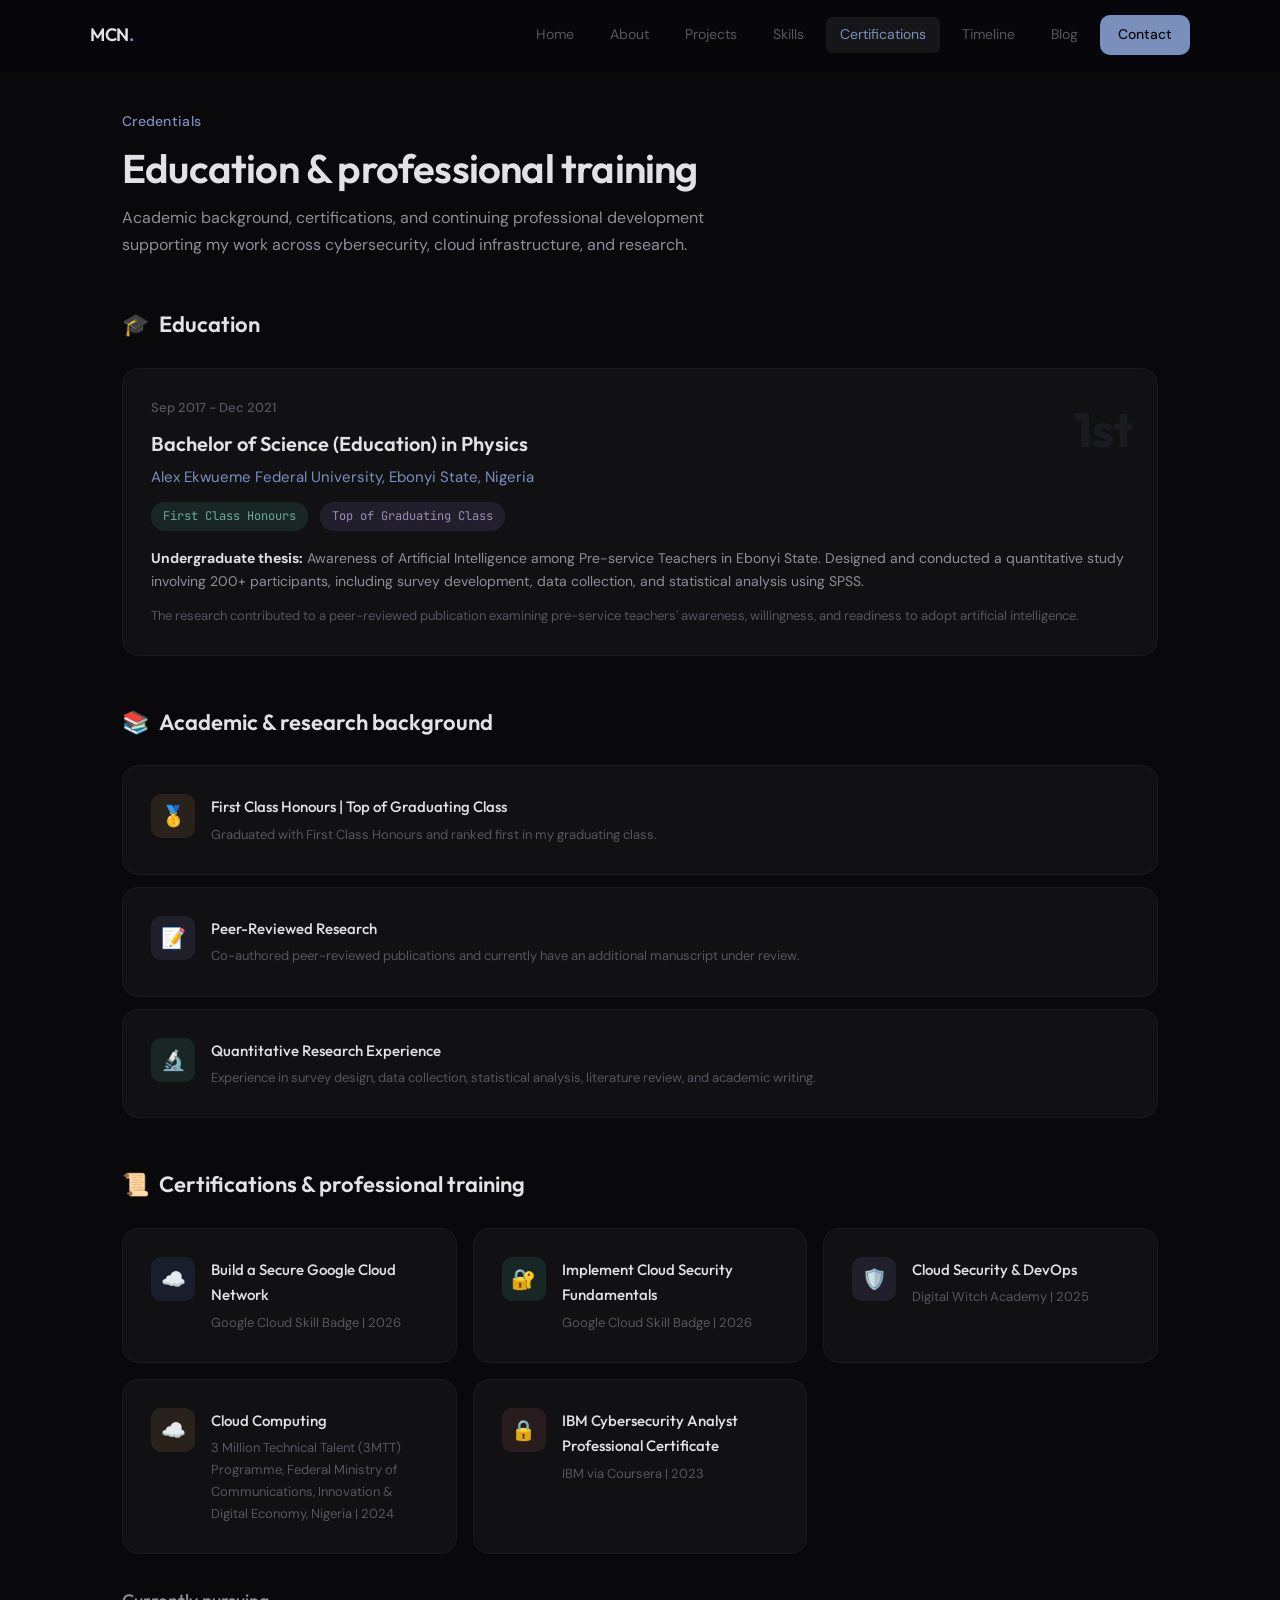
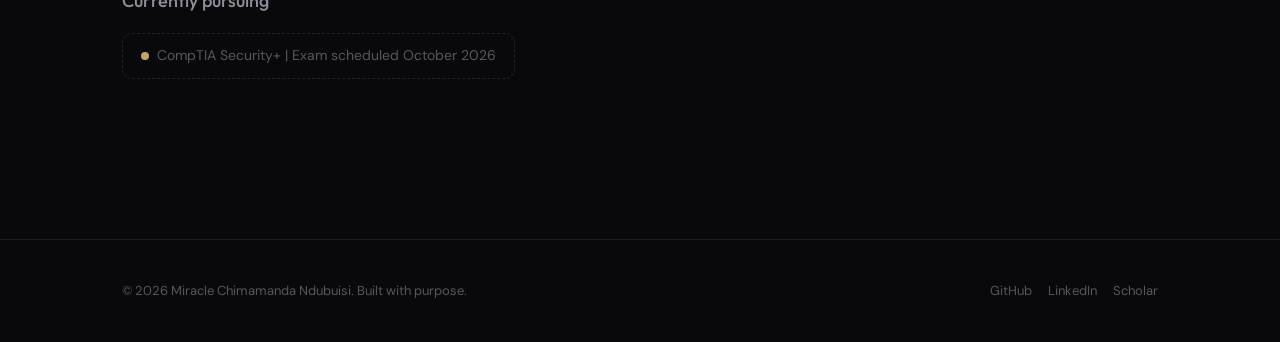
<file: certifications.html>
<!DOCTYPE html>
<html lang="en">
<head>
  <meta charset="UTF-8">
  <meta name="viewport" content="width=device-width, initial-scale=1.0">

  <title>Certifications & Education - Miracle Chimamanda Ndubuisi</title>

  <meta
    name="description"
    content="Education, certifications, professional training, and academic background of Miracle Chimamanda Ndubuisi."
  >

  <link rel="stylesheet" href="css/style.css">

  <link
    rel="icon"
    href="data:image/svg+xml,<svg xmlns='http://www.w3.org/2000/svg' viewBox='0 0 100 100'><text y='.9em' font-size='90'>🛡️</text></svg>"
  >
</head>

<body>

  <!-- Navigation -->
  <nav class="nav">
    <div class="nav-inner">

      <a href="index.html" class="nav-logo">MCN<span>.</span></a>

      <div class="nav-links">
        <a href="index.html">Home</a>
        <a href="about.html">About</a>
        <a href="projects.html">Projects</a>
        <a href="skills.html">Skills</a>
        <a href="certifications.html">Certifications</a>
        <a href="timeline.html">Timeline</a>
        <a href="blog.html">Blog</a>
        <a href="contact.html" class="nav-cta">Contact</a>
      </div>

      <button class="nav-toggle" aria-label="Menu">
        <span></span>
        <span></span>
        <span></span>
      </button>

    </div>
  </nav>


  <main class="page container">

    <!-- Header -->
    <div class="section-header fade-in">
      <p class="section-label">Credentials</p>

      <h1 class="section-title">
        Education & professional training
      </h1>

      <p class="section-desc">
        Academic background, certifications, and continuing professional development
        supporting my work across cybersecurity, cloud infrastructure, and research.
      </p>
    </div>


    <!-- Education -->
    <div class="fade-in" style="margin-bottom: 48px;">

      <h2
        style="font-family: var(--font-heading); font-size: 22px; font-weight: 600; margin-bottom: 24px; display: flex; align-items: center; gap: 10px;"
      >
        <span style="color: var(--accent-blue);">🎓</span>
        Education
      </h2>


      <div class="card" style="position: relative; overflow: hidden;">

        <div
          style="position: absolute; top: 20px; right: 24px; font-family: var(--font-heading); font-size: 48px; font-weight: 700; color: var(--accent-blue); opacity: 0.08;"
        >
          1st
        </div>

        <p
          style="font-family: var(--font-body); font-size: 13px; color: var(--text-muted); margin-bottom: 8px; font-weight: 500;"
        >
          Sep 2017 - Dec 2021
        </p>

        <h3
          style="font-family: var(--font-heading); font-size: 20px; font-weight: 600; margin-bottom: 4px;"
        >
          Bachelor of Science (Education) in Physics
        </h3>

        <p
          style="color: var(--accent-blue); font-size: 15px; margin-bottom: 12px;"
        >
          Alex Ekwueme Federal University, Ebonyi State, Nigeria
        </p>


        <div
          style="display: flex; gap: 12px; flex-wrap: wrap; margin-bottom: 16px;"
        >

          <span
            style="font-family: var(--font-mono); font-size: 12px; padding: 4px 12px; border-radius: 14px; background: rgba(94,232,183,0.1); color: var(--accent-teal);"
          >
            First Class Honours
          </span>

          <span
            style="font-family: var(--font-mono); font-size: 12px; padding: 4px 12px; border-radius: 14px; background: rgba(180,156,255,0.1); color: var(--accent-purple);"
          >
            Top of Graduating Class
          </span>

        </div>


        <p
          style="font-size: 14px; color: var(--text-secondary); line-height: 1.7; margin-bottom: 12px;"
        >
          <strong style="color: var(--text-primary);">Undergraduate thesis:</strong>
          Awareness of Artificial Intelligence among Pre-service Teachers in Ebonyi State.
          Designed and conducted a quantitative study involving 200+ participants,
          including survey development, data collection, and statistical analysis using SPSS.
        </p>

        <p
          style="font-size: 13px; color: var(--text-muted); line-height: 1.6;"
        >
          The research contributed to a peer-reviewed publication examining
          pre-service teachers' awareness, willingness, and readiness to adopt
          artificial intelligence.
        </p>

      </div>

    </div>


    <!-- Academic & Research Background -->
    <div class="fade-in" style="margin-bottom: 48px;">

      <h2
        style="font-family: var(--font-heading); font-size: 22px; font-weight: 600; margin-bottom: 24px; display: flex; align-items: center; gap: 10px;"
      >
        <span style="color: var(--accent-purple);">📚</span>
        Academic & research background
      </h2>


      <div style="display: grid; gap: 12px;">


        <!-- First Class -->
        <div
          class="card"
          style="display: flex; align-items: flex-start; gap: 16px;"
        >

          <div
            style="width: 44px; height: 44px; border-radius: var(--radius-md); background: rgba(240,185,85,0.1); display: flex; align-items: center; justify-content: center; flex-shrink: 0; font-size: 20px;"
          >
            🥇
          </div>

          <div>

            <h4
              style="font-family: var(--font-heading); font-size: 15px; font-weight: 500;"
            >
              First Class Honours | Top of Graduating Class
            </h4>

            <p
              style="font-size: 13px; color: var(--text-muted); margin-top: 4px;"
            >
              Graduated with First Class Honours and ranked first in my graduating class.
            </p>

          </div>

        </div>


        <!-- Publications -->
        <div
          class="card"
          style="display: flex; align-items: flex-start; gap: 16px;"
        >

          <div
            style="width: 44px; height: 44px; border-radius: var(--radius-md); background: rgba(180,156,255,0.1); display: flex; align-items: center; justify-content: center; flex-shrink: 0; font-size: 20px;"
          >
            📝
          </div>

          <div>

            <h4
              style="font-family: var(--font-heading); font-size: 15px; font-weight: 500;"
            >
              Peer-Reviewed Research
            </h4>

            <p
              style="font-size: 13px; color: var(--text-muted); margin-top: 4px;"
            >
              Co-authored peer-reviewed publications and currently have an
              additional manuscript under review.
            </p>

          </div>

        </div>


        <!-- Quantitative Research -->
        <div
          class="card"
          style="display: flex; align-items: flex-start; gap: 16px;"
        >

          <div
            style="width: 44px; height: 44px; border-radius: var(--radius-md); background: rgba(94,232,183,0.1); display: flex; align-items: center; justify-content: center; flex-shrink: 0; font-size: 20px;"
          >
            🔬
          </div>

          <div>

            <h4
              style="font-family: var(--font-heading); font-size: 15px; font-weight: 500;"
            >
              Quantitative Research Experience
            </h4>

            <p
              style="font-size: 13px; color: var(--text-muted); margin-top: 4px;"
            >
              Experience in survey design, data collection, statistical analysis,
              literature review, and academic writing.
            </p>

          </div>

        </div>

      </div>

    </div>


    <!-- Certifications -->
    <div class="fade-in">

      <h2
        style="font-family: var(--font-heading); font-size: 22px; font-weight: 600; margin-bottom: 24px; display: flex; align-items: center; gap: 10px;"
      >
        <span style="color: var(--accent-teal);">📜</span>
        Certifications & professional training
      </h2>


      <div class="cert-grid">


        <!-- Google Cloud -->
        <div class="card cert-card">

          <div
            class="cert-icon"
            style="background: rgba(108,140,255,0.1);"
          >
            ☁️
          </div>

          <div class="cert-info">
            <h4>Build a Secure Google Cloud Network</h4>
            <p>Google Cloud Skill Badge | 2026</p>
          </div>

        </div>


        <!-- Google Cloud Security -->
        <div class="card cert-card">

          <div
            class="cert-icon"
            style="background: rgba(94,232,183,0.1);"
          >
            🔐
          </div>

          <div class="cert-info">
            <h4>Implement Cloud Security Fundamentals</h4>
            <p>Google Cloud Skill Badge | 2026</p>
          </div>

        </div>


        <!-- Digital Witch -->
        <div class="card cert-card">

          <div
            class="cert-icon"
            style="background: rgba(180,156,255,0.1);"
          >
            🛡️
          </div>

          <div class="cert-info">
            <h4>Cloud Security & DevOps</h4>
            <p>Digital Witch Academy | 2025</p>
          </div>

        </div>


        <!-- 3MTT -->
        <div class="card cert-card">

          <div
            class="cert-icon"
            style="background: rgba(240,185,85,0.1);"
          >
            ☁️
          </div>

          <div class="cert-info">

            <h4>Cloud Computing</h4>

            <p>
              3 Million Technical Talent (3MTT) Programme,
              Federal Ministry of Communications, Innovation & Digital Economy,
              Nigeria | 2024
            </p>

          </div>

        </div>


        <!-- IBM -->
        <div class="card cert-card">

          <div
            class="cert-icon"
            style="background: rgba(255,126,107,0.1);"
          >
            🔒
          </div>

          <div class="cert-info">

            <h4>
              IBM Cybersecurity Analyst Professional Certificate
            </h4>

            <p>
              IBM via Coursera | 2023
            </p>

          </div>

        </div>

      </div>


      <!-- Currently Pursuing -->
      <div style="margin-top: 32px;">

        <h3
          style="font-family: var(--font-heading); font-size: 18px; font-weight: 500; margin-bottom: 16px; color: var(--text-secondary);"
        >
          Currently pursuing
        </h3>


        <div
          style="display: flex; gap: 12px; flex-wrap: wrap;"
        >

          <div
            style="padding: 10px 18px; border-radius: var(--radius-md); border: 1px dashed var(--border-light); font-size: 14px; color: var(--text-muted); display: flex; align-items: center; gap: 8px;"
          >

            <span
              style="width: 8px; height: 8px; border-radius: 50%; background: var(--accent-amber); display: inline-block;"
            ></span>

            CompTIA Security+ | Exam scheduled October 2026

          </div>

        </div>

      </div>

    </div>

  </main>


  <!-- Footer -->
  <footer class="footer">

    <div class="footer-inner">

      <p class="footer-text">
        &copy; <span id="year"></span> Miracle Chimamanda Ndubuisi.
        Built with purpose.
      </p>

      <div class="footer-links">

        <a
          href="https://github.com/Miminwa"
          target="_blank"
          rel="noopener noreferrer"
        >
          GitHub
        </a>

        <a
          href="https://www.linkedin.com/in/miracle-ndubuisi"
          target="_blank"
          rel="noopener noreferrer"
        >
          LinkedIn
        </a>

        <a
          href="https://scholar.google.com/citations?user=nHDebkcAAAAJ"
          target="_blank"
          rel="noopener noreferrer"
        >
          Scholar
        </a>

      </div>

    </div>

  </footer>


  <script src="js/main.js"></script>

</body>
</html>
</file>
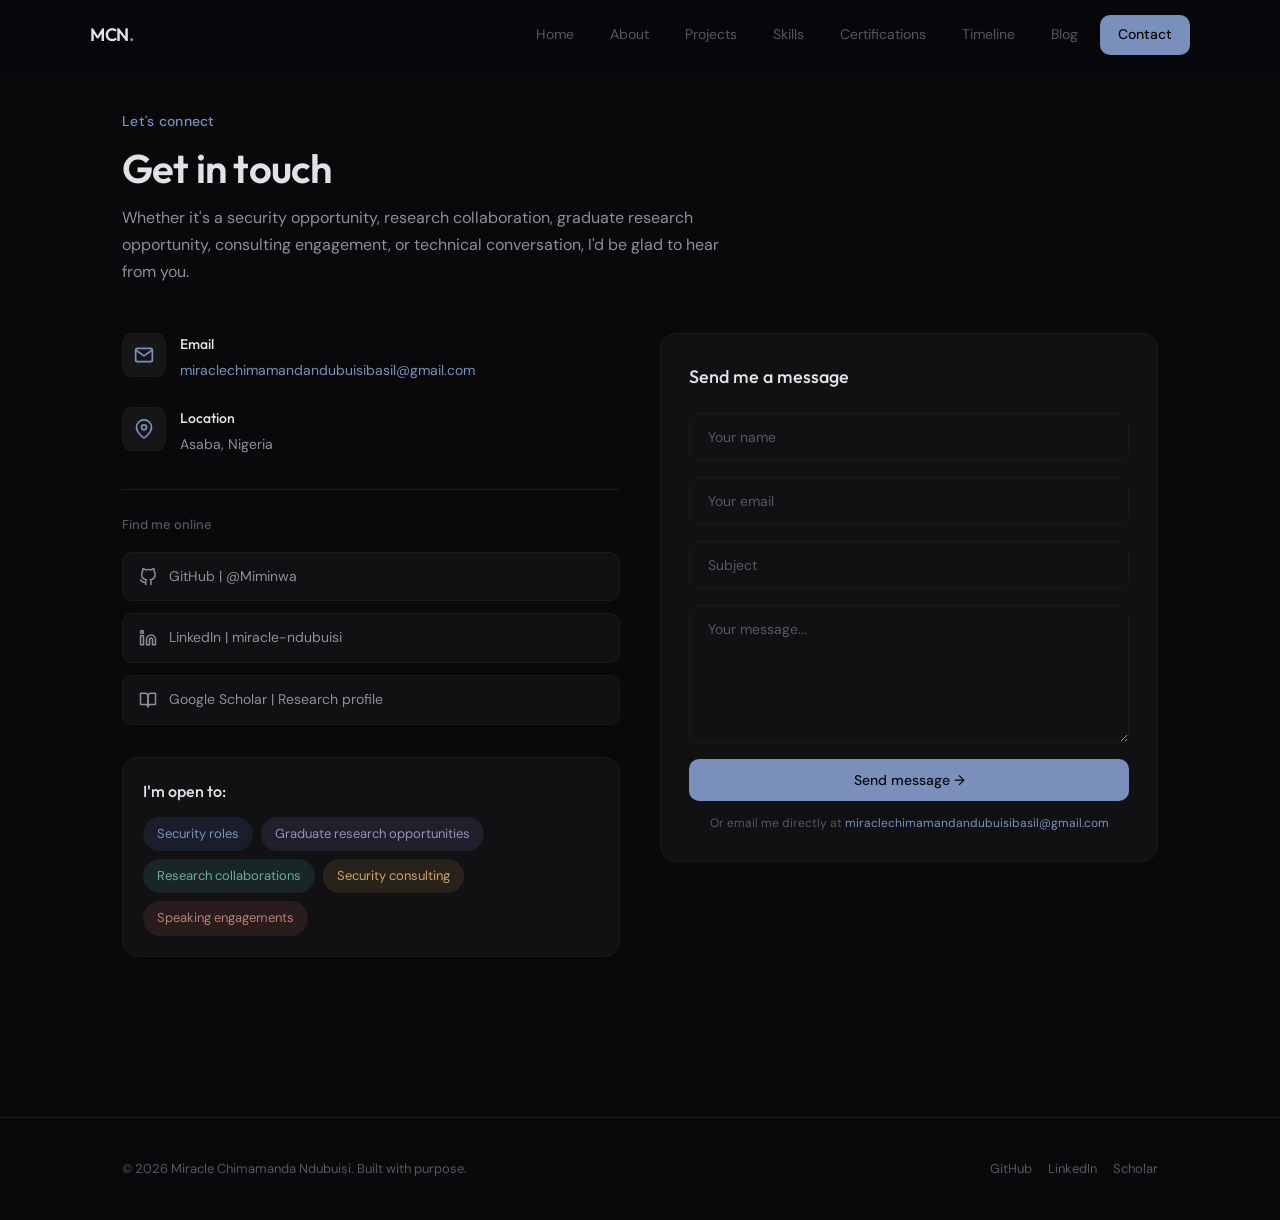
<file: contact.html>
<!DOCTYPE html>
<html lang="en">
<head>
  <meta charset="UTF-8">
  <meta name="viewport" content="width=device-width, initial-scale=1.0">

  <title>Contact - Miracle Chimamanda Ndubuisi</title>

  <meta
    name="description"
    content="Get in touch with Miracle Chimamanda Ndubuisi, a Security Analyst working across detection engineering, application security, cloud infrastructure, incident response, and security research."
  >

  <link rel="stylesheet" href="css/style.css">

  <link
    rel="icon"
    href="data:image/svg+xml,<svg xmlns='http://www.w3.org/2000/svg' viewBox='0 0 100 100'><text y='.9em' font-size='90'>🛡️</text></svg>"
  >
</head>

<body>

  <!-- Navigation -->
  <nav class="nav">
    <div class="nav-inner">

      <a href="index.html" class="nav-logo">MCN<span>.</span></a>

      <div class="nav-links">
        <a href="index.html">Home</a>
        <a href="about.html">About</a>
        <a href="projects.html">Projects</a>
        <a href="skills.html">Skills</a>
        <a href="certifications.html">Certifications</a>
        <a href="timeline.html">Timeline</a>
        <a href="blog.html">Blog</a>
        <a href="contact.html" class="nav-cta">Contact</a>
      </div>

      <button class="nav-toggle" aria-label="Menu">
        <span></span>
        <span></span>
        <span></span>
      </button>

    </div>
  </nav>


  <main class="page container">

    <div class="section-header fade-in">
      <p class="section-label">Let's connect</p>
      <h1 class="section-title">Get in touch</h1>
      <p class="section-desc">
        Whether it's a security opportunity, research collaboration, graduate research opportunity,
        consulting engagement, or technical conversation, I'd be glad to hear from you.
      </p>
    </div>


    <div class="contact-grid fade-in">

      <!-- Contact Info -->
      <div>

        <!-- Email -->
        <div class="contact-info-item">
          <div class="ci-icon">
            <svg width="20" height="20" viewBox="0 0 24 24" fill="none" stroke="currentColor" stroke-width="2" stroke-linecap="round" stroke-linejoin="round">
              <path d="M4 4h16c1.1 0 2 .9 2 2v12c0 1.1-.9 2-2 2H4c-1.1 0-2-.9-2-2V6c0-1.1.9-2 2-2z"/>
              <polyline points="22,6 12,13 2,6"/>
            </svg>
          </div>

          <div>
            <h4>Email</h4>
            <p>
              <a href="mailto:miraclechimamandandubuisibasil@gmail.com">
                miraclechimamandandubuisibasil@gmail.com
              </a>
            </p>
          </div>
        </div>


        <!-- Location -->
        <div class="contact-info-item">
          <div class="ci-icon">
            <svg width="20" height="20" viewBox="0 0 24 24" fill="none" stroke="currentColor" stroke-width="2" stroke-linecap="round" stroke-linejoin="round">
              <path d="M21 10c0 7-9 13-9 13s-9-6-9-13a9 9 0 0 1 18 0z"/>
              <circle cx="12" cy="10" r="3"/>
            </svg>
          </div>

          <div>
            <h4>Location</h4>
            <p>Asaba, Nigeria</p>
          </div>
        </div>


        <!-- Social Links -->
        <div style="margin-top: 32px; padding-top: 24px; border-top: 1px solid var(--border);">

          <p style="font-family: var(--font-body); font-size: 13px; color: var(--text-muted); margin-bottom: 16px; font-weight: 500;">
            Find me online
          </p>

          <div style="display: flex; flex-direction: column; gap: 12px;">

            <!-- GitHub -->
            <a
              href="https://github.com/Miminwa"
              target="_blank"
              rel="noopener noreferrer"
              style="display: flex; align-items: center; gap: 12px; padding: 12px 16px; background: var(--bg-card); border: 1px solid var(--border); border-radius: var(--radius-md); color: var(--text-secondary); font-size: 14px; transition: all 0.3s ease;"
            >
              <svg width="18" height="18" viewBox="0 0 24 24" fill="none" stroke="currentColor" stroke-width="2" stroke-linecap="round" stroke-linejoin="round">
                <path d="M9 19c-5 1.5-5-2.5-7-3m14 6v-3.87a3.37 3.37 0 0 0-.94-2.61c3.14-.35 6.44-1.54 6.44-7A5.44 5.44 0 0 0 20 4.77 5.07 5.07 0 0 0 19.91 1S18.73.65 16 2.48a13.38 13.38 0 0 0-7 0C6.27.65 5.09 1 5.09 1A5.07 5.07 0 0 0 5 4.77a5.44 5.44 0 0 0-1.5 3.78c0 5.42 3.3 6.61 6.44 7A3.37 3.37 0 0 0 9 18.13V22"/>
              </svg>

              GitHub | @Miminwa
            </a>


            <!-- LinkedIn -->
            <a
              href="https://www.linkedin.com/in/miracle-ndubuisi"
              target="_blank"
              rel="noopener noreferrer"
              style="display: flex; align-items: center; gap: 12px; padding: 12px 16px; background: var(--bg-card); border: 1px solid var(--border); border-radius: var(--radius-md); color: var(--text-secondary); font-size: 14px; transition: all 0.3s ease;"
            >
              <svg width="18" height="18" viewBox="0 0 24 24" fill="none" stroke="currentColor" stroke-width="2" stroke-linecap="round" stroke-linejoin="round">
                <path d="M16 8a6 6 0 0 1 6 6v7h-4v-7a2 2 0 0 0-2-2 2 2 0 0 0-2 2v7h-4v-7a6 6 0 0 1 6-6z"/>
                <rect x="2" y="9" width="4" height="12"/>
                <circle cx="4" cy="4" r="2"/>
              </svg>

              LinkedIn | miracle-ndubuisi
            </a>


            <!-- Google Scholar -->
            <a
              href="https://scholar.google.com/citations?user=nHDebkcAAAAJ"
              target="_blank"
              rel="noopener noreferrer"
              style="display: flex; align-items: center; gap: 12px; padding: 12px 16px; background: var(--bg-card); border: 1px solid var(--border); border-radius: var(--radius-md); color: var(--text-secondary); font-size: 14px; transition: all 0.3s ease;"
            >
              <svg width="18" height="18" viewBox="0 0 24 24" fill="none" stroke="currentColor" stroke-width="2" stroke-linecap="round" stroke-linejoin="round">
                <path d="M2 3h6a4 4 0 0 1 4 4v14a3 3 0 0 0-3-3H2z"/>
                <path d="M22 3h-6a4 4 0 0 0-4 4v14a3 3 0 0 1 3-3h7z"/>
              </svg>

              Google Scholar | Research profile
            </a>

          </div>
        </div>


        <!-- Open To -->
        <div style="margin-top: 32px; padding: 20px; background: var(--bg-card); border: 1px solid var(--border); border-radius: var(--radius-lg);">

          <p style="font-family: var(--font-heading); font-size: 16px; font-weight: 500; margin-bottom: 12px;">
            I'm open to:
          </p>

          <div style="display: flex; flex-wrap: wrap; gap: 8px;">

            <span style="font-size: 13px; padding: 6px 14px; border-radius: 20px; background: rgba(108,140,255,0.1); color: var(--accent-blue);">
              Security roles
            </span>

            <span style="font-size: 13px; padding: 6px 14px; border-radius: 20px; background: rgba(180,156,255,0.1); color: var(--accent-purple);">
              Graduate research opportunities
            </span>

            <span style="font-size: 13px; padding: 6px 14px; border-radius: 20px; background: rgba(94,232,183,0.1); color: var(--accent-teal);">
              Research collaborations
            </span>

            <span style="font-size: 13px; padding: 6px 14px; border-radius: 20px; background: rgba(240,185,85,0.1); color: var(--accent-amber);">
              Security consulting
            </span>

            <span style="font-size: 13px; padding: 6px 14px; border-radius: 20px; background: rgba(255,126,107,0.1); color: var(--accent-coral);">
              Speaking engagements
            </span>

          </div>
        </div>

      </div>


      <!-- Contact Form -->
      <div>

        <div class="card">

          <h3 style="font-family: var(--font-heading); font-size: 18px; font-weight: 500; margin-bottom: 20px;">
            Send me a message
          </h3>

          <form
            class="contact-form"
            action="https://formspree.io/f/your-form-id"
            method="POST"
          >

            <input
              type="text"
              name="name"
              placeholder="Your name"
              required
            >

            <input
              type="email"
              name="email"
              placeholder="Your email"
              required
            >

            <input
              type="text"
              name="subject"
              placeholder="Subject"
            >

            <textarea
              name="message"
              rows="6"
              placeholder="Your message..."
              required
            ></textarea>

            <button
              type="submit"
              class="btn btn-primary"
              style="width: 100%; justify-content: center;"
            >
              Send message →
            </button>

          </form>

          <p style="font-size: 12px; color: var(--text-muted); margin-top: 12px; text-align: center;">
            Or email me directly at
            <a href="mailto:miraclechimamandandubuisibasil@gmail.com">
              miraclechimamandandubuisibasil@gmail.com
            </a>
          </p>

        </div>

      </div>

    </div>

  </main>


  <!-- Footer -->
  <footer class="footer">

    <div class="footer-inner">

      <p class="footer-text">
        &copy; <span id="year"></span> Miracle Chimamanda Ndubuisi.
        Built with purpose.
      </p>

      <div class="footer-links">

        <a
          href="https://github.com/Miminwa"
          target="_blank"
          rel="noopener noreferrer"
        >
          GitHub
        </a>

        <a
          href="https://www.linkedin.com/in/miracle-ndubuisi"
          target="_blank"
          rel="noopener noreferrer"
        >
          LinkedIn
        </a>

        <a
          href="https://scholar.google.com/citations?user=nHDebkcAAAAJ"
          target="_blank"
          rel="noopener noreferrer"
        >
          Scholar
        </a>

      </div>

    </div>

  </footer>


  <script src="js/main.js"></script>

</body>
</html>
</file>
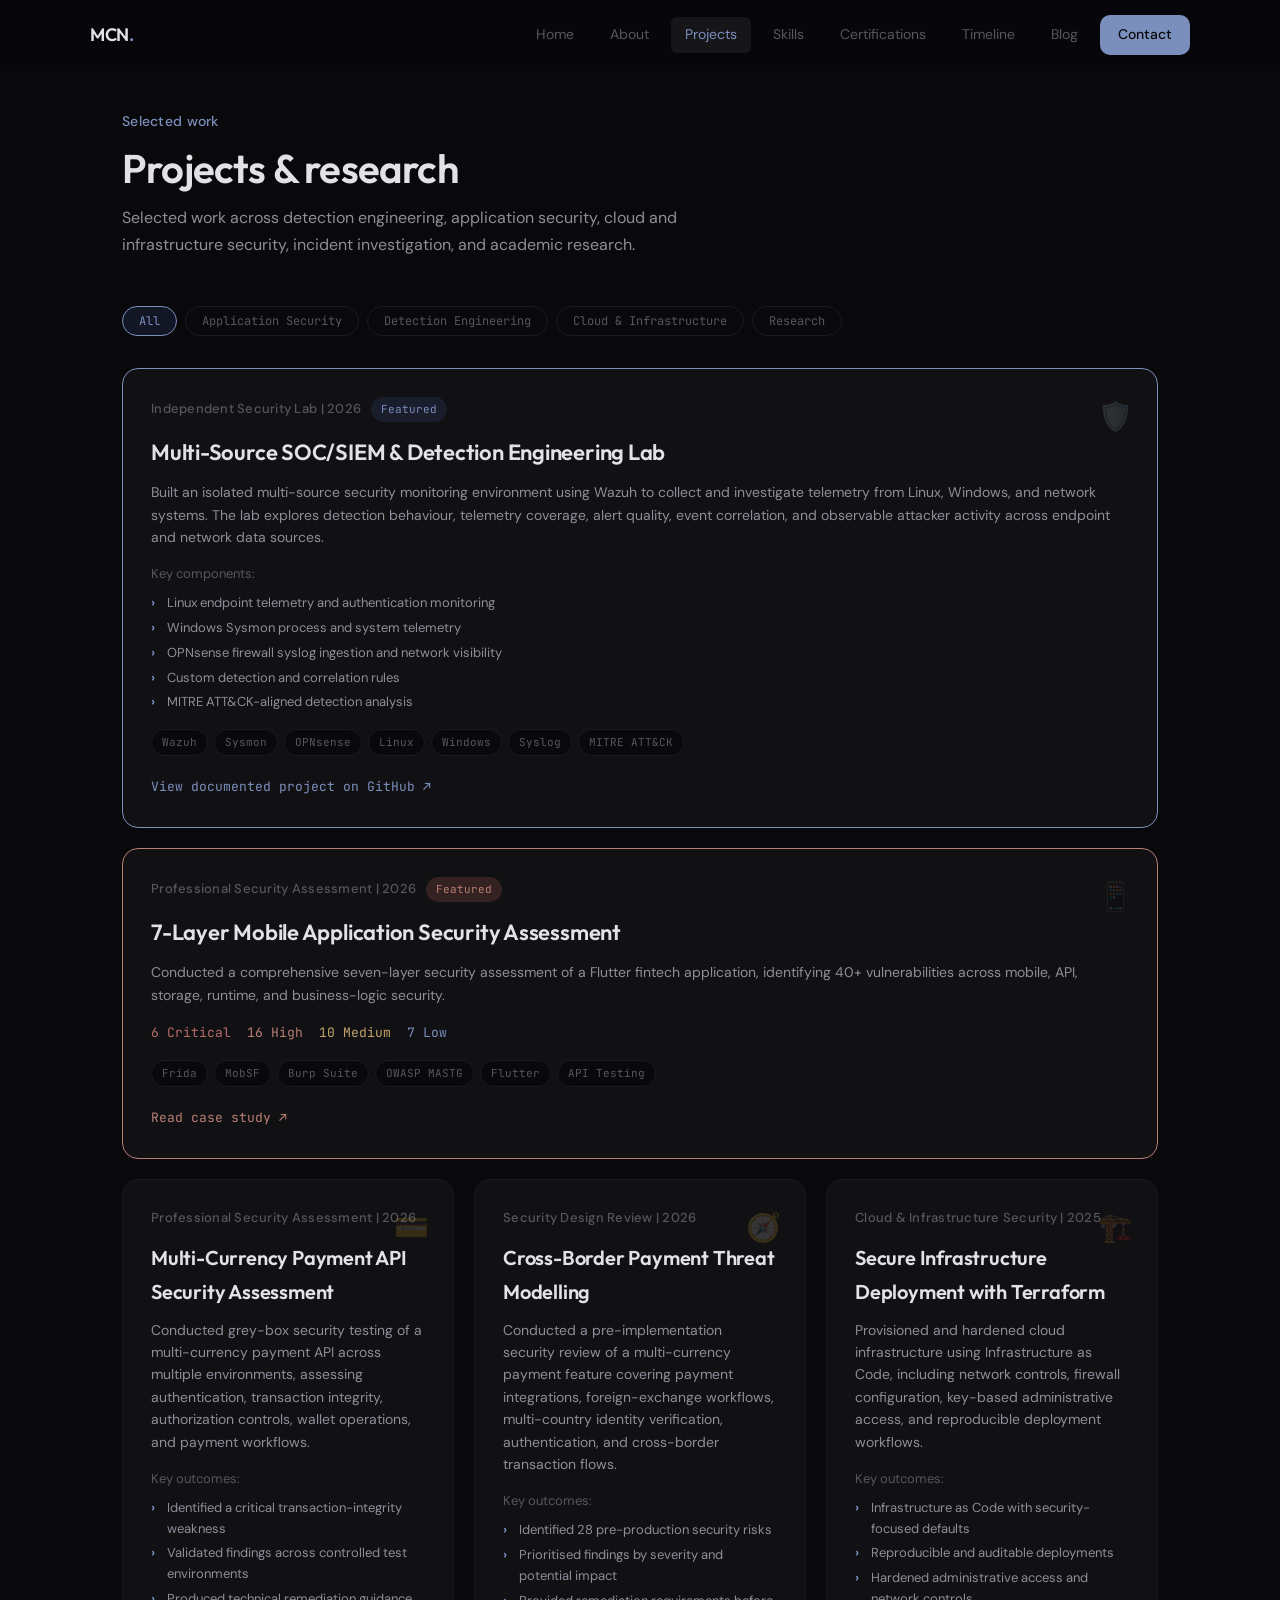
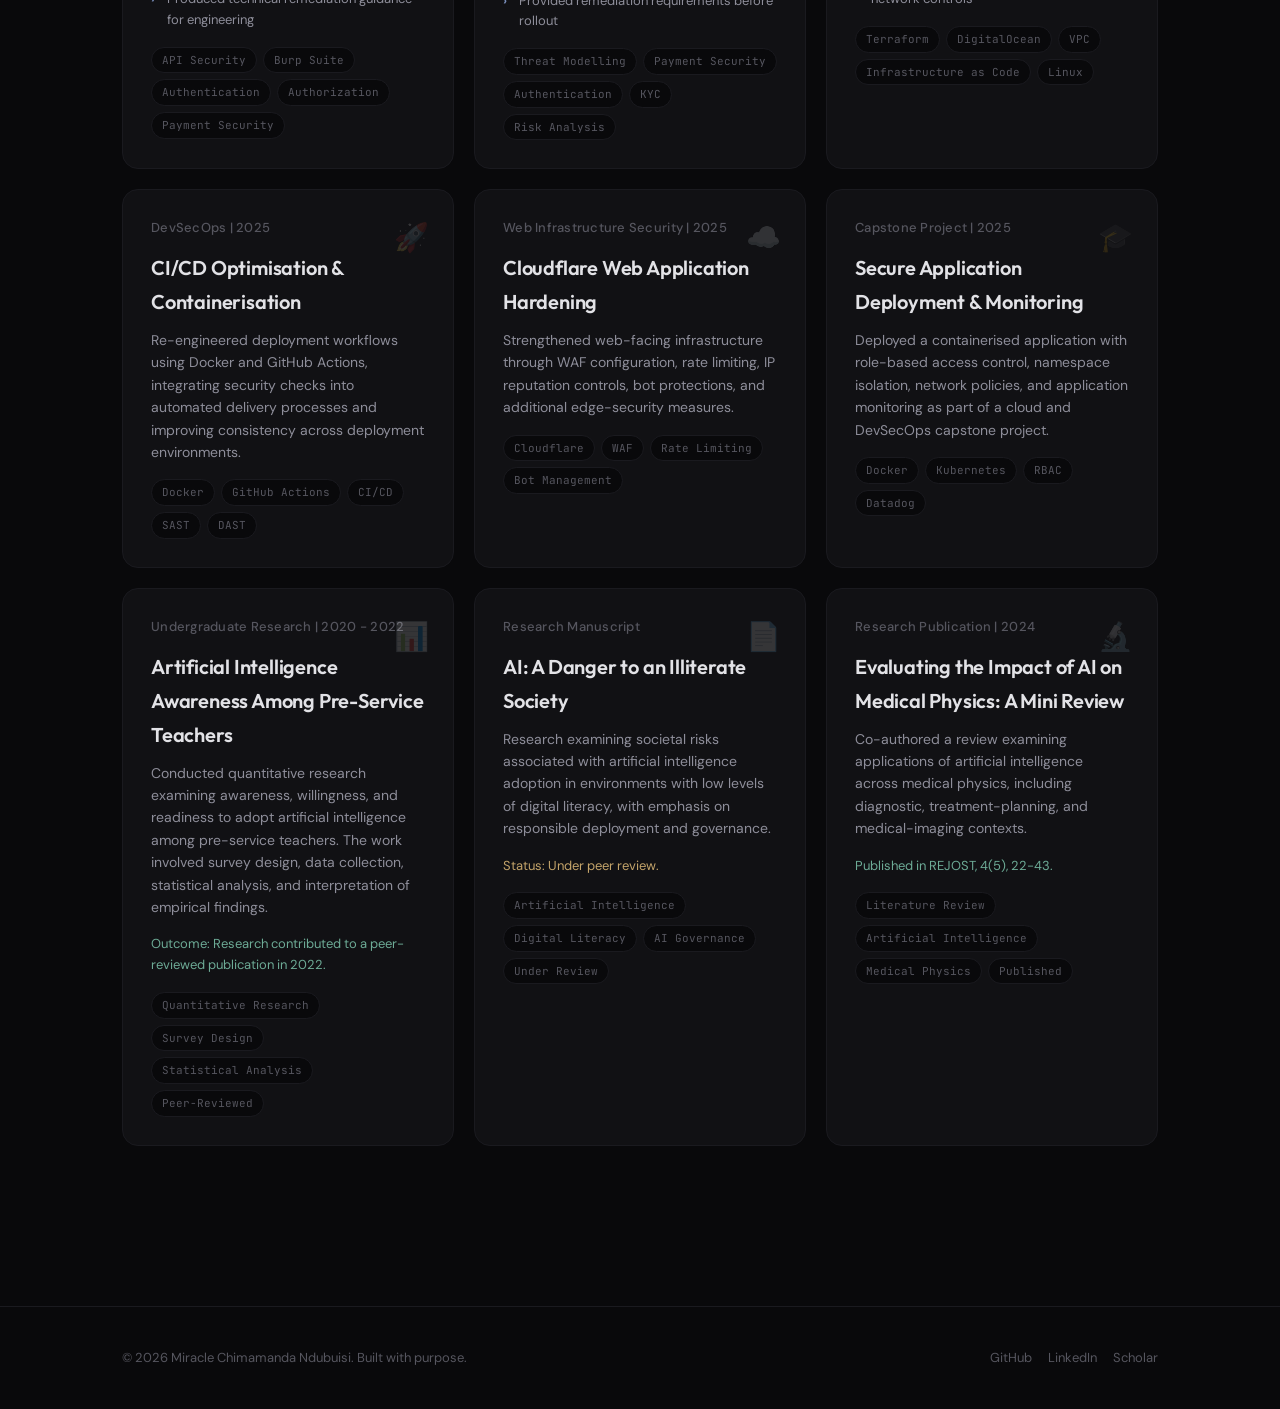
<file: projects.html>
<!DOCTYPE html>
<html lang="en">
<head>
  <meta charset="UTF-8">
  <meta name="viewport" content="width=device-width, initial-scale=1.0">

  <title>Projects - Miracle Chimamanda Ndubuisi</title>

  <meta
    name="description"
    content="Selected cybersecurity and research projects by Miracle Chimamanda Ndubuisi across detection engineering, application security, cloud and infrastructure security, and empirical security research."
  >

  <link rel="stylesheet" href="css/style.css">

  <link
    rel="icon"
    href="data:image/svg+xml,<svg xmlns='http://www.w3.org/2000/svg' viewBox='0 0 100 100'><text y='.9em' font-size='90'>🛡️</text></svg>"
  >
</head>

<body>

  <!-- Navigation -->
  <nav class="nav">
    <div class="nav-inner">

      <a href="index.html" class="nav-logo">MCN<span>.</span></a>

      <div class="nav-links">
        <a href="index.html">Home</a>
        <a href="about.html">About</a>
        <a href="projects.html">Projects</a>
        <a href="skills.html">Skills</a>
        <a href="certifications.html">Certifications</a>
        <a href="timeline.html">Timeline</a>
        <a href="blog.html">Blog</a>
        <a href="contact.html" class="nav-cta">Contact</a>
      </div>

      <button class="nav-toggle" aria-label="Menu">
        <span></span>
        <span></span>
        <span></span>
      </button>

    </div>
  </nav>


  <main class="page container">

    <!-- Header -->
    <div class="section-header fade-in">
      <p class="section-label">Selected work</p>
      <h1 class="section-title">Projects & research</h1>

      <p class="section-desc">
        Selected work across detection engineering, application security,
        cloud and infrastructure security, incident investigation,
        and academic research.
      </p>
    </div>


    <!-- Filters -->
    <div
      style="display: flex; gap: 8px; flex-wrap: wrap; margin-bottom: 32px;"
      class="fade-in"
    >

      <button
        class="filter-btn active"
        onclick="filterProjects('all')"
        style="font-family: var(--font-mono); font-size: 12px; padding: 6px 16px; border-radius: 20px; border: 1px solid var(--accent-blue); background: rgba(108,140,255,0.1); color: var(--accent-blue); cursor: pointer;"
      >
        All
      </button>

      <button
        class="filter-btn"
        onclick="filterProjects('application')"
        style="font-family: var(--font-mono); font-size: 12px; padding: 6px 16px; border-radius: 20px; border: 1px solid var(--border); background: transparent; color: var(--text-muted); cursor: pointer;"
      >
        Application Security
      </button>

      <button
        class="filter-btn"
        onclick="filterProjects('detection')"
        style="font-family: var(--font-mono); font-size: 12px; padding: 6px 16px; border-radius: 20px; border: 1px solid var(--border); background: transparent; color: var(--text-muted); cursor: pointer;"
      >
        Detection Engineering
      </button>

      <button
        class="filter-btn"
        onclick="filterProjects('cloud')"
        style="font-family: var(--font-mono); font-size: 12px; padding: 6px 16px; border-radius: 20px; border: 1px solid var(--border); background: transparent; color: var(--text-muted); cursor: pointer;"
      >
        Cloud & Infrastructure
      </button>

      <button
        class="filter-btn"
        onclick="filterProjects('research')"
        style="font-family: var(--font-mono); font-size: 12px; padding: 6px 16px; border-radius: 20px; border: 1px solid var(--border); background: transparent; color: var(--text-muted); cursor: pointer;"
      >
        Research
      </button>

    </div>


    <div class="projects-grid" id="projects-grid">


      <!-- FEATURED: SOC / SIEM Lab -->
      <div
        class="card project-card fade-in"
        data-category="detection research"
        style="grid-column: 1 / -1; border-color: var(--accent-blue); border-width: 1px;"
      >

        <div class="project-icon">🛡️</div>

        <div style="display:flex;align-items:center;gap:10px;margin-bottom:12px;">
          <p class="project-type" style="margin:0;">
            Independent Security Lab | 2026
          </p>

          <span
            style="font-family:var(--font-mono);font-size:11px;padding:3px 10px;border-radius:14px;background:rgba(108,140,255,0.1);color:var(--accent-blue);"
          >
            Featured
          </span>
        </div>

        <h3 style="font-size:22px;">
          Multi-Source SOC/SIEM & Detection Engineering Lab
        </h3>

        <p>
          Built an isolated multi-source security monitoring environment using
          Wazuh to collect and investigate telemetry from Linux, Windows, and
          network systems. The lab explores detection behaviour, telemetry
          coverage, alert quality, event correlation, and observable attacker
          activity across endpoint and network data sources.
        </p>

        <div style="margin: 16px 0;">
          <p
            style="font-size: 13px; color: var(--text-muted); margin-bottom: 8px;"
          >
            Key components:
          </p>

          <ul class="timeline-desc" style="font-size: 13px;">
            <li>Linux endpoint telemetry and authentication monitoring</li>
            <li>Windows Sysmon process and system telemetry</li>
            <li>OPNsense firewall syslog ingestion and network visibility</li>
            <li>Custom detection and correlation rules</li>
            <li>MITRE ATT&amp;CK-aligned detection analysis</li>
          </ul>
        </div>

        <div class="project-tags" style="margin-bottom:16px;">
          <span>Wazuh</span>
          <span>Sysmon</span>
          <span>OPNsense</span>
          <span>Linux</span>
          <span>Windows</span>
          <span>Syslog</span>
          <span>MITRE ATT&amp;CK</span>
        </div>

        <a
          href="https://github.com/Miminwa/soc-siem-lab"
          target="_blank"
          rel="noopener noreferrer"
          style="font-family:var(--font-mono);font-size:13px;color:var(--accent-blue);"
        >
          View documented project on GitHub &#8599;
        </a>

      </div>


      <!-- FEATURED: Mobile Application Security Assessment -->
      <div
        class="card project-card fade-in"
        data-category="application"
        style="grid-column: 1 / -1; border-color: var(--accent-coral); border-width: 1px;"
      >

        <div class="project-icon">📱</div>

        <div style="display:flex;align-items:center;gap:10px;margin-bottom:12px;">

          <p class="project-type" style="margin:0;">
            Professional Security Assessment | 2026
          </p>

          <span
            style="font-family:var(--font-mono);font-size:11px;padding:3px 10px;border-radius:14px;background:rgba(255,126,107,0.15);color:var(--accent-coral);"
          >
            Featured
          </span>

        </div>

        <h3 style="font-size:22px;">
          7-Layer Mobile Application Security Assessment
        </h3>

        <p>
          Conducted a comprehensive seven-layer security assessment of a Flutter fintech application, identifying 40+ vulnerabilities across mobile, API, storage, runtime, and business-logic security.
        </p>

        <div style="display:flex;gap:16px;margin:16px 0;flex-wrap:wrap;">
          <div style="font-family:var(--font-mono);font-size:13px;color:#b86b6b;">
            6 Critical
          </div>

          <div style="font-family:var(--font-mono);font-size:13px;color:var(--accent-coral);">
            16 High
          </div>

          <div style="font-family:var(--font-mono);font-size:13px;color:var(--accent-amber);">
            10 Medium
          </div>

          <div style="font-family:var(--font-mono);font-size:13px;color:var(--accent-blue);">
            7 Low
          </div>
        </div>

        <div class="project-tags" style="margin-bottom:16px;">
          <span>Frida</span>
          <span>MobSF</span>
          <span>Burp Suite</span>
          <span>OWASP MASTG</span>
          <span>Flutter</span>
          <span>API Testing</span>
        </div>

        <a
          href="case-study-fintech-pentest.html"
          style="font-family:var(--font-mono);font-size:13px;color:var(--accent-coral);"
        >
          Read case study &#8599;
        </a>

      </div>


      <!-- Payment API Security Assessment -->
      <div
        class="card project-card fade-in"
        data-category="application"
      >

        <div class="project-icon">💳</div>

        <p class="project-type">
          Professional Security Assessment | 2026
        </p>

        <h3>Multi-Currency Payment API Security Assessment</h3>

        <p>
          Conducted grey-box security testing of a multi-currency payment API
          across multiple environments, assessing authentication, transaction
          integrity, authorization controls, wallet operations, and payment
          workflows.
        </p>

        <div style="margin: 16px 0;">

          <p
            style="font-size: 13px; color: var(--text-muted); margin-bottom: 8px;"
          >
            Key outcomes:
          </p>

          <ul class="timeline-desc" style="font-size: 13px;">
            <li>Identified a critical transaction-integrity weakness</li>
            <li>Validated findings across controlled test environments</li>
            <li>Produced technical remediation guidance for engineering</li>
          </ul>

        </div>

        <div class="project-tags">
          <span>API Security</span>
          <span>Burp Suite</span>
          <span>Authentication</span>
          <span>Authorization</span>
          <span>Payment Security</span>
        </div>

      </div>


      <!-- Threat Modelling -->
      <div
        class="card project-card fade-in"
        data-category="application research"
      >

        <div class="project-icon">🧭</div>

        <p class="project-type">
          Security Design Review | 2026
        </p>

        <h3>Cross-Border Payment Threat Modelling</h3>

        <p>
          Conducted a pre-implementation security review of a multi-currency
          payment feature covering payment integrations, foreign-exchange
          workflows, multi-country identity verification, authentication,
          and cross-border transaction flows.
        </p>

        <div style="margin: 16px 0;">

          <p
            style="font-size: 13px; color: var(--text-muted); margin-bottom: 8px;"
          >
            Key outcomes:
          </p>

          <ul class="timeline-desc" style="font-size: 13px;">
            <li>Identified 28 pre-production security risks</li>
            <li>Prioritised findings by severity and potential impact</li>
            <li>Provided remediation requirements before rollout</li>
          </ul>

        </div>

        <div class="project-tags">
          <span>Threat Modelling</span>
          <span>Payment Security</span>
          <span>Authentication</span>
          <span>KYC</span>
          <span>Risk Analysis</span>
        </div>

      </div>


      <!-- Cloud Infrastructure -->
      <div
        class="card project-card fade-in"
        data-category="cloud"
      >

        <div class="project-icon">🏗️</div>

        <p class="project-type">
          Cloud & Infrastructure Security | 2025
        </p>

        <h3>Secure Infrastructure Deployment with Terraform</h3>

        <p>
          Provisioned and hardened cloud infrastructure using Infrastructure
          as Code, including network controls, firewall configuration,
          key-based administrative access, and reproducible deployment
          workflows.
        </p>

        <div style="margin: 16px 0;">

          <p
            style="font-size: 13px; color: var(--text-muted); margin-bottom: 8px;"
          >
            Key outcomes:
          </p>

          <ul class="timeline-desc" style="font-size: 13px;">
            <li>Infrastructure as Code with security-focused defaults</li>
            <li>Reproducible and auditable deployments</li>
            <li>Hardened administrative access and network controls</li>
          </ul>

        </div>

        <div class="project-tags">
          <span>Terraform</span>
          <span>DigitalOcean</span>
          <span>VPC</span>
          <span>Infrastructure as Code</span>
          <span>Linux</span>
        </div>

      </div>


      <!-- DevSecOps -->
      <div
        class="card project-card fade-in"
        data-category="cloud"
      >

        <div class="project-icon">🚀</div>

        <p class="project-type">
          DevSecOps | 2025
        </p>

        <h3>CI/CD Optimisation & Containerisation</h3>

        <p>
          Re-engineered deployment workflows using Docker and GitHub Actions,
          integrating security checks into automated delivery processes and
          improving consistency across deployment environments.
        </p>

        <div class="project-tags">
          <span>Docker</span>
          <span>GitHub Actions</span>
          <span>CI/CD</span>
          <span>SAST</span>
          <span>DAST</span>
        </div>

      </div>


      <!-- Cloudflare -->
      <div
        class="card project-card fade-in"
        data-category="cloud"
      >

        <div class="project-icon">☁️</div>

        <p class="project-type">
          Web Infrastructure Security | 2025
        </p>

        <h3>Cloudflare Web Application Hardening</h3>

        <p>
          Strengthened web-facing infrastructure through WAF configuration,
          rate limiting, IP reputation controls, bot protections, and
          additional edge-security measures.
        </p>

        <div class="project-tags">
          <span>Cloudflare</span>
          <span>WAF</span>
          <span>Rate Limiting</span>
          <span>Bot Management</span>
        </div>

      </div>


      <!-- Secure Application Deployment -->
      <div
        class="card project-card fade-in"
        data-category="cloud"
      >

        <div class="project-icon">🎓</div>

        <p class="project-type">
          Capstone Project | 2025
        </p>

        <h3>Secure Application Deployment & Monitoring</h3>

        <p>
          Deployed a containerised application with role-based access control,
          namespace isolation, network policies, and application monitoring
          as part of a cloud and DevSecOps capstone project.
        </p>

        <div class="project-tags">
          <span>Docker</span>
          <span>Kubernetes</span>
          <span>RBAC</span>
          <span>Datadog</span>
        </div>

      </div>


      <!-- Undergraduate Research -->
      <div
        class="card project-card fade-in"
        data-category="research"
      >

        <div class="project-icon">📊</div>

        <p class="project-type">
          Undergraduate Research | 2020 - 2022
        </p>

        <h3>Artificial Intelligence Awareness Among Pre-Service Teachers</h3>

        <p>
          Conducted quantitative research examining awareness, willingness,
          and readiness to adopt artificial intelligence among pre-service
          teachers. The work involved survey design, data collection,
          statistical analysis, and interpretation of empirical findings.
        </p>

        <div style="margin: 16px 0;">
          <p style="font-size: 13px; color: var(--accent-teal);">
            Outcome: Research contributed to a peer-reviewed publication in 2022.
          </p>
        </div>

        <div class="project-tags">
          <span>Quantitative Research</span>
          <span>Survey Design</span>
          <span>Statistical Analysis</span>
          <span>Peer-Reviewed</span>
        </div>

      </div>


      <!-- Research Publication -->
      <div
        class="card project-card fade-in"
        data-category="research"
      >

        <div class="project-icon">📄</div>

        <p class="project-type">
          Research Manuscript
        </p>

        <h3>AI: A Danger to an Illiterate Society</h3>

        <p>
          Research examining societal risks associated with artificial
          intelligence adoption in environments with low levels of digital
          literacy, with emphasis on responsible deployment and governance.
        </p>

        <div style="margin: 16px 0;">
          <p style="font-size: 13px; color: var(--accent-amber);">
            Status: Under peer review.
          </p>
        </div>

        <div class="project-tags">
          <span>Artificial Intelligence</span>
          <span>Digital Literacy</span>
          <span>AI Governance</span>
          <span>Under Review</span>
        </div>

      </div>


      <!-- Medical Physics Publication -->
      <div
        class="card project-card fade-in"
        data-category="research"
      >

        <div class="project-icon">🔬</div>

        <p class="project-type">
          Research Publication | 2024
        </p>

        <h3>Evaluating the Impact of AI on Medical Physics: A Mini Review</h3>

        <p>
          Co-authored a review examining applications of artificial
          intelligence across medical physics, including diagnostic,
          treatment-planning, and medical-imaging contexts.
        </p>

        <div style="margin: 16px 0;">
          <p style="font-size: 13px; color: var(--accent-teal);">
            Published in REJOST, 4(5), 22-43.
          </p>
        </div>

        <div class="project-tags">
          <span>Literature Review</span>
          <span>Artificial Intelligence</span>
          <span>Medical Physics</span>
          <span>Published</span>
        </div>

      </div>


    </div>

  </main>


  <!-- Footer -->
  <footer class="footer">

    <div class="footer-inner">

      <p class="footer-text">
        &copy; <span id="year"></span> Miracle Chimamanda Ndubuisi.
        Built with purpose.
      </p>

      <div class="footer-links">

        <a
          href="https://github.com/Miminwa"
          target="_blank"
          rel="noopener noreferrer"
        >
          GitHub
        </a>

        <a
          href="http://www.linkedin.com/in/miracle-ndubuisi"
          target="_blank"
          rel="noopener noreferrer"
        >
          LinkedIn
        </a>

        <a
          href="https://scholar.google.com/citations?user=nHDebkcAAAAJ"
          target="_blank"
          rel="noopener noreferrer"
        >
          Scholar
        </a>

      </div>

    </div>

  </footer>


  <script src="js/main.js"></script>

  <script>
    function filterProjects(category) {
      const cards = document.querySelectorAll('.project-card');
      const btns = document.querySelectorAll('.filter-btn');

      btns.forEach(btn => {
        btn.style.borderColor = 'var(--border)';
        btn.style.background = 'transparent';
        btn.style.color = 'var(--text-muted)';
      });

      event.currentTarget.style.borderColor = 'var(--accent-blue)';
      event.currentTarget.style.background = 'rgba(108,140,255,0.1)';
      event.currentTarget.style.color = 'var(--accent-blue)';

      cards.forEach(card => {
        if (
          category === 'all' ||
          card.dataset.category.split(' ').includes(category)
        ) {
          card.style.display = '';
        } else {
          card.style.display = 'none';
        }
      });
    }
  </script>

</body>
</html>
</file>
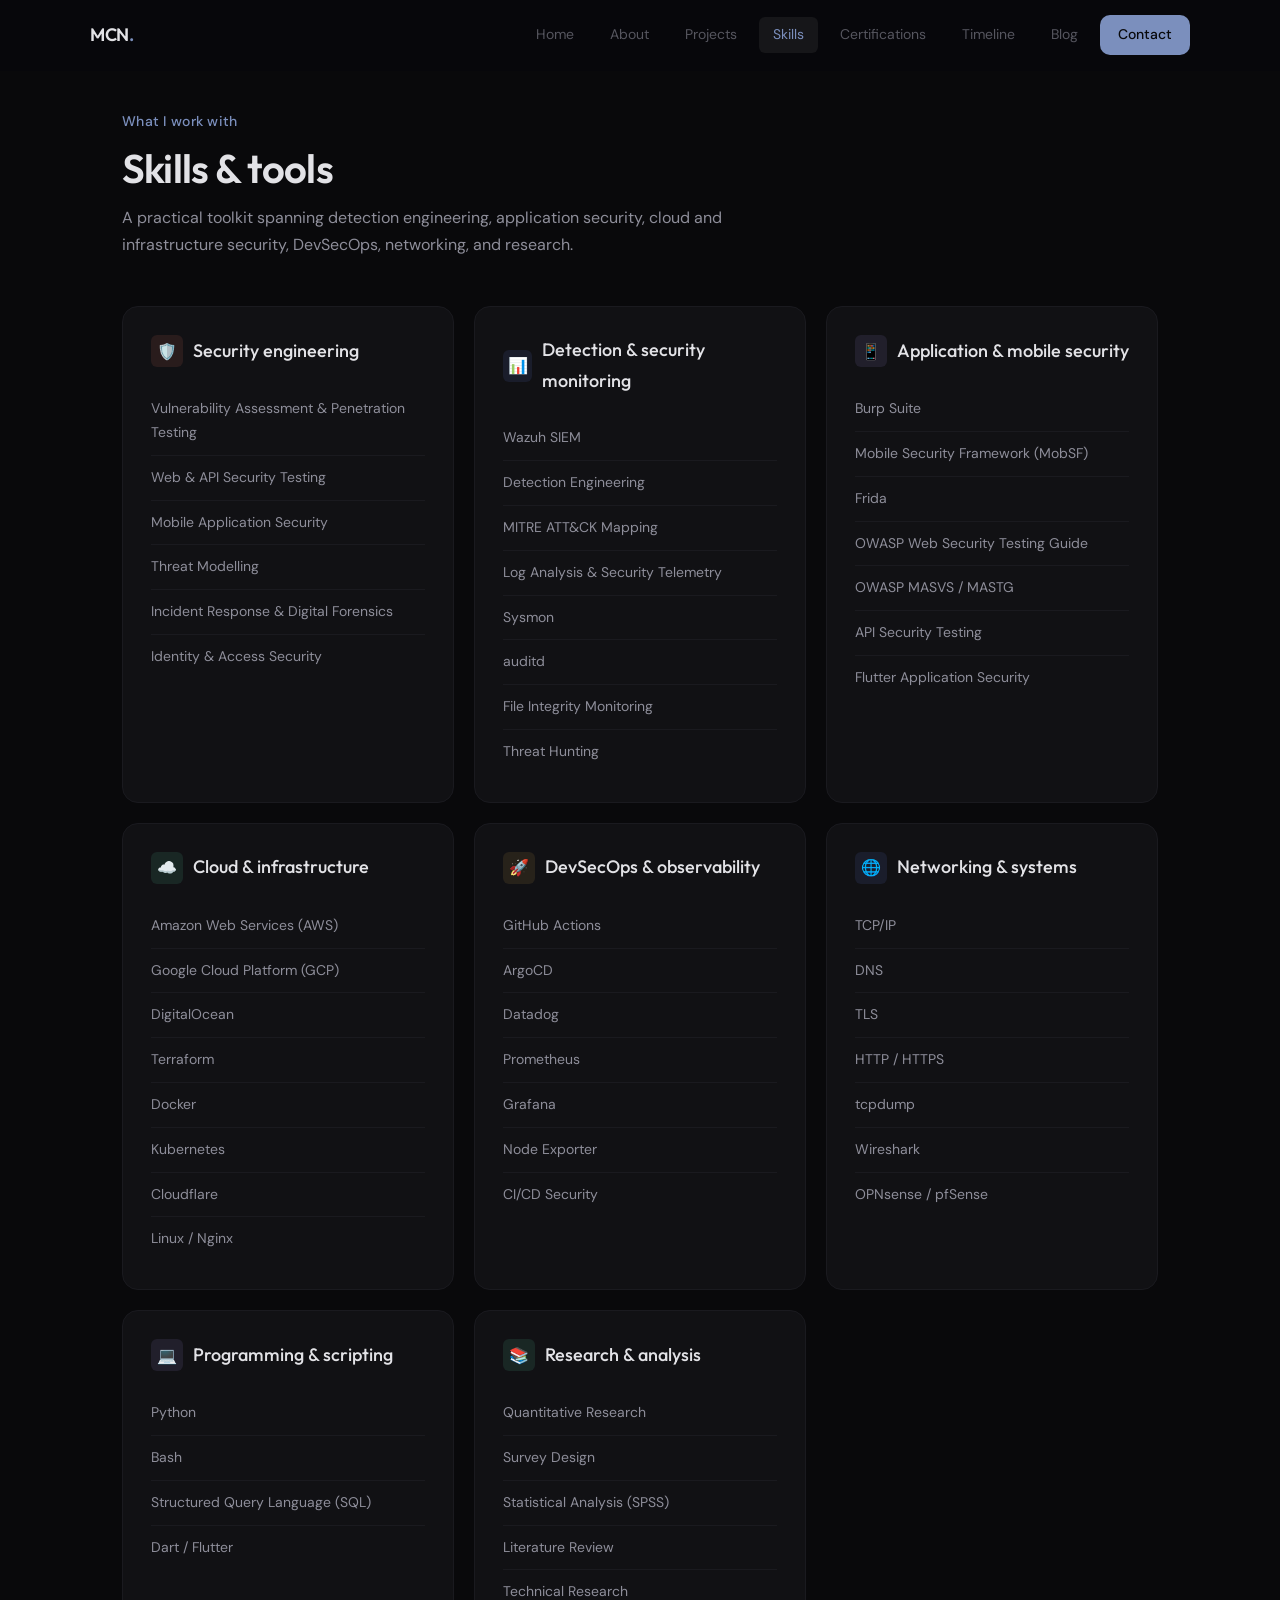
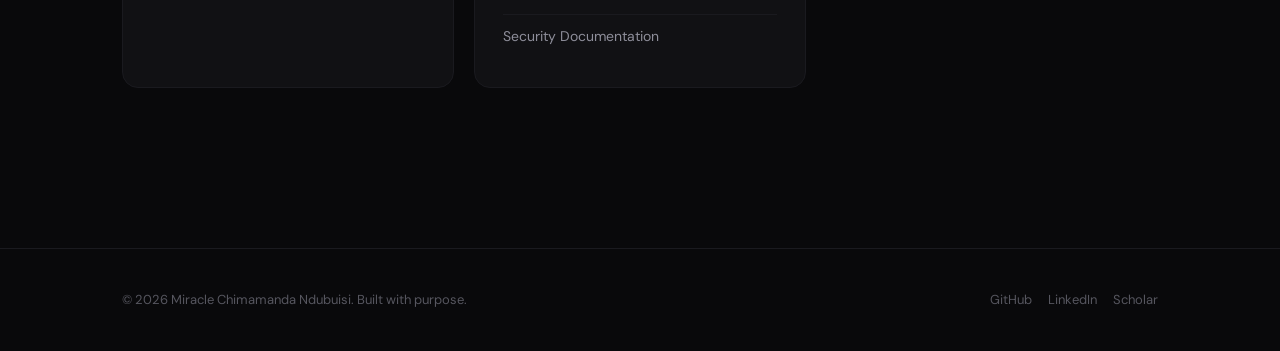
<file: skills.html>
<!DOCTYPE html>
<html lang="en">
<head>
  <meta charset="UTF-8">
  <meta name="viewport" content="width=device-width, initial-scale=1.0">

  <title>Skills - Miracle Chimamanda Ndubuisi</title>

  <meta
    name="description"
    content="Technical skills and tools used by Miracle Chimamanda Ndubuisi across detection engineering, application security, cloud and infrastructure security, DevSecOps, networking, and research."
  >

  <link rel="stylesheet" href="css/style.css">

  <link
    rel="icon"
    href="data:image/svg+xml,<svg xmlns='http://www.w3.org/2000/svg' viewBox='0 0 100 100'><text y='.9em' font-size='90'>🛡️</text></svg>"
  >
</head>

<body>

  <!-- Navigation -->
  <nav class="nav">
    <div class="nav-inner">

      <a href="index.html" class="nav-logo">MCN<span>.</span></a>

      <div class="nav-links">
        <a href="index.html">Home</a>
        <a href="about.html">About</a>
        <a href="projects.html">Projects</a>
        <a href="skills.html">Skills</a>
        <a href="certifications.html">Certifications</a>
        <a href="timeline.html">Timeline</a>
        <a href="blog.html">Blog</a>
        <a href="contact.html" class="nav-cta">Contact</a>
      </div>

      <button class="nav-toggle" aria-label="Menu">
        <span></span>
        <span></span>
        <span></span>
      </button>

    </div>
  </nav>


  <main class="page container">

    <!-- Header -->
    <div class="section-header fade-in">
      <p class="section-label">What I work with</p>
      <h1 class="section-title">Skills & tools</h1>
      <p class="section-desc">
        A practical toolkit spanning detection engineering, application security,
        cloud and infrastructure security, DevSecOps, networking, and research.
      </p>
    </div>


    <div class="skills-grid">


      <!-- Security Engineering -->
      <div class="card skill-category fade-in">

        <h3>
          <span
            class="icon"
            style="background: rgba(255,126,107,0.1); color: var(--accent-coral);"
          >
            🛡️
          </span>
          Security engineering
        </h3>

        <div class="skill-item">
          <span class="skill-name">Vulnerability Assessment & Penetration Testing</span>
        </div>

        <div class="skill-item">
          <span class="skill-name">Web & API Security Testing</span>
        </div>

        <div class="skill-item">
          <span class="skill-name">Mobile Application Security</span>
        </div>

        <div class="skill-item">
          <span class="skill-name">Threat Modelling</span>
        </div>

        <div class="skill-item">
          <span class="skill-name">Incident Response & Digital Forensics</span>
        </div>

        <div class="skill-item">
          <span class="skill-name">Identity & Access Security</span>
        </div>

      </div>


      <!-- Detection Engineering -->
      <div class="card skill-category fade-in">

        <h3>
          <span
            class="icon"
            style="background: rgba(108,140,255,0.1); color: var(--accent-blue);"
          >
            📊
          </span>
          Detection & security monitoring
        </h3>

        <div class="skill-item">
          <span class="skill-name">Wazuh SIEM</span>
        </div>

        <div class="skill-item">
          <span class="skill-name">Detection Engineering</span>
        </div>

        <div class="skill-item">
          <span class="skill-name">MITRE ATT&amp;CK Mapping</span>
        </div>

        <div class="skill-item">
          <span class="skill-name">Log Analysis & Security Telemetry</span>
        </div>

        <div class="skill-item">
          <span class="skill-name">Sysmon</span>
        </div>

        <div class="skill-item">
          <span class="skill-name">auditd</span>
        </div>

        <div class="skill-item">
          <span class="skill-name">File Integrity Monitoring</span>
        </div>

        <div class="skill-item">
          <span class="skill-name">Threat Hunting</span>
        </div>

      </div>


      <!-- Application & Mobile Security -->
      <div class="card skill-category fade-in">

        <h3>
          <span
            class="icon"
            style="background: rgba(180,156,255,0.1); color: var(--accent-purple);"
          >
            📱
          </span>
          Application & mobile security
        </h3>

        <div class="skill-item">
          <span class="skill-name">Burp Suite</span>
        </div>

        <div class="skill-item">
          <span class="skill-name">Mobile Security Framework (MobSF)</span>
        </div>

        <div class="skill-item">
          <span class="skill-name">Frida</span>
        </div>

        <div class="skill-item">
          <span class="skill-name">OWASP Web Security Testing Guide</span>
        </div>

        <div class="skill-item">
          <span class="skill-name">OWASP MASVS / MASTG</span>
        </div>

        <div class="skill-item">
          <span class="skill-name">API Security Testing</span>
        </div>

        <div class="skill-item">
          <span class="skill-name">Flutter Application Security</span>
        </div>

      </div>


      <!-- Cloud & Infrastructure -->
      <div class="card skill-category fade-in">

        <h3>
          <span
            class="icon"
            style="background: rgba(94,232,183,0.1); color: var(--accent-teal);"
          >
            ☁️
          </span>
          Cloud & infrastructure
        </h3>

        <div class="skill-item">
          <span class="skill-name">Amazon Web Services (AWS)</span>
        </div>

        <div class="skill-item">
          <span class="skill-name">Google Cloud Platform (GCP)</span>
        </div>

        <div class="skill-item">
          <span class="skill-name">DigitalOcean</span>
        </div>

        <div class="skill-item">
          <span class="skill-name">Terraform</span>
        </div>

        <div class="skill-item">
          <span class="skill-name">Docker</span>
        </div>

        <div class="skill-item">
          <span class="skill-name">Kubernetes</span>
        </div>

        <div class="skill-item">
          <span class="skill-name">Cloudflare</span>
        </div>

        <div class="skill-item">
          <span class="skill-name">Linux / Nginx</span>
        </div>

      </div>


      <!-- DevSecOps & Observability -->
      <div class="card skill-category fade-in">

        <h3>
          <span
            class="icon"
            style="background: rgba(240,185,85,0.1); color: var(--accent-amber);"
          >
            🚀
          </span>
          DevSecOps & observability
        </h3>

        <div class="skill-item">
          <span class="skill-name">GitHub Actions</span>
        </div>

        <div class="skill-item">
          <span class="skill-name">ArgoCD</span>
        </div>

        <div class="skill-item">
          <span class="skill-name">Datadog</span>
        </div>

        <div class="skill-item">
          <span class="skill-name">Prometheus</span>
        </div>

        <div class="skill-item">
          <span class="skill-name">Grafana</span>
        </div>

        <div class="skill-item">
          <span class="skill-name">Node Exporter</span>
        </div>

        <div class="skill-item">
          <span class="skill-name">CI/CD Security</span>
        </div>

      </div>


      <!-- Networking & Systems -->
      <div class="card skill-category fade-in">

        <h3>
          <span
            class="icon"
            style="background: rgba(108,140,255,0.1); color: var(--accent-blue);"
          >
            🌐
          </span>
          Networking & systems
        </h3>

        <div class="skill-item">
          <span class="skill-name">TCP/IP</span>
        </div>

        <div class="skill-item">
          <span class="skill-name">DNS</span>
        </div>

        <div class="skill-item">
          <span class="skill-name">TLS</span>
        </div>

        <div class="skill-item">
          <span class="skill-name">HTTP / HTTPS</span>
        </div>

        <div class="skill-item">
          <span class="skill-name">tcpdump</span>
        </div>

        <div class="skill-item">
          <span class="skill-name">Wireshark</span>
        </div>

        <div class="skill-item">
          <span class="skill-name">OPNsense / pfSense</span>
        </div>

      </div>


      <!-- Programming -->
      <div class="card skill-category fade-in">

        <h3>
          <span
            class="icon"
            style="background: rgba(180,156,255,0.1); color: var(--accent-purple);"
          >
            💻
          </span>
          Programming & scripting
        </h3>

        <div class="skill-item">
          <span class="skill-name">Python</span>
        </div>

        <div class="skill-item">
          <span class="skill-name">Bash</span>
        </div>

        <div class="skill-item">
          <span class="skill-name">Structured Query Language (SQL)</span>
        </div>

        <div class="skill-item">
          <span class="skill-name">Dart / Flutter</span>
        </div>

      </div>


      <!-- Research -->
      <div class="card skill-category fade-in">

        <h3>
          <span
            class="icon"
            style="background: rgba(94,232,183,0.1); color: var(--accent-teal);"
          >
            📚
          </span>
          Research & analysis
        </h3>

        <div class="skill-item">
          <span class="skill-name">Quantitative Research</span>
        </div>

        <div class="skill-item">
          <span class="skill-name">Survey Design</span>
        </div>

        <div class="skill-item">
          <span class="skill-name">Statistical Analysis (SPSS)</span>
        </div>

        <div class="skill-item">
          <span class="skill-name">Literature Review</span>
        </div>

        <div class="skill-item">
          <span class="skill-name">Technical Research</span>
        </div>

        <div class="skill-item">
          <span class="skill-name">Security Documentation</span>
        </div>

      </div>


    </div>

  </main>


  <!-- Footer -->
  <footer class="footer">

    <div class="footer-inner">

      <p class="footer-text">
        &copy; <span id="year"></span> Miracle Chimamanda Ndubuisi.
        Built with purpose.
      </p>

      <div class="footer-links">

        <a
          href="https://github.com/Miminwa"
          target="_blank"
          rel="noopener noreferrer"
        >
          GitHub
        </a>

        <a
          href="http://www.linkedin.com/in/miracle-ndubuisi"
          target="_blank"
          rel="noopener noreferrer"
        >
          LinkedIn
        </a>

        <a
          href="https://scholar.google.com/citations?user=nHDebkcAAAAJ"
          target="_blank"
          rel="noopener noreferrer"
        >
          Scholar
        </a>

      </div>

    </div>

  </footer>


  <script src="js/main.js"></script>

</body>
</html>
</file>
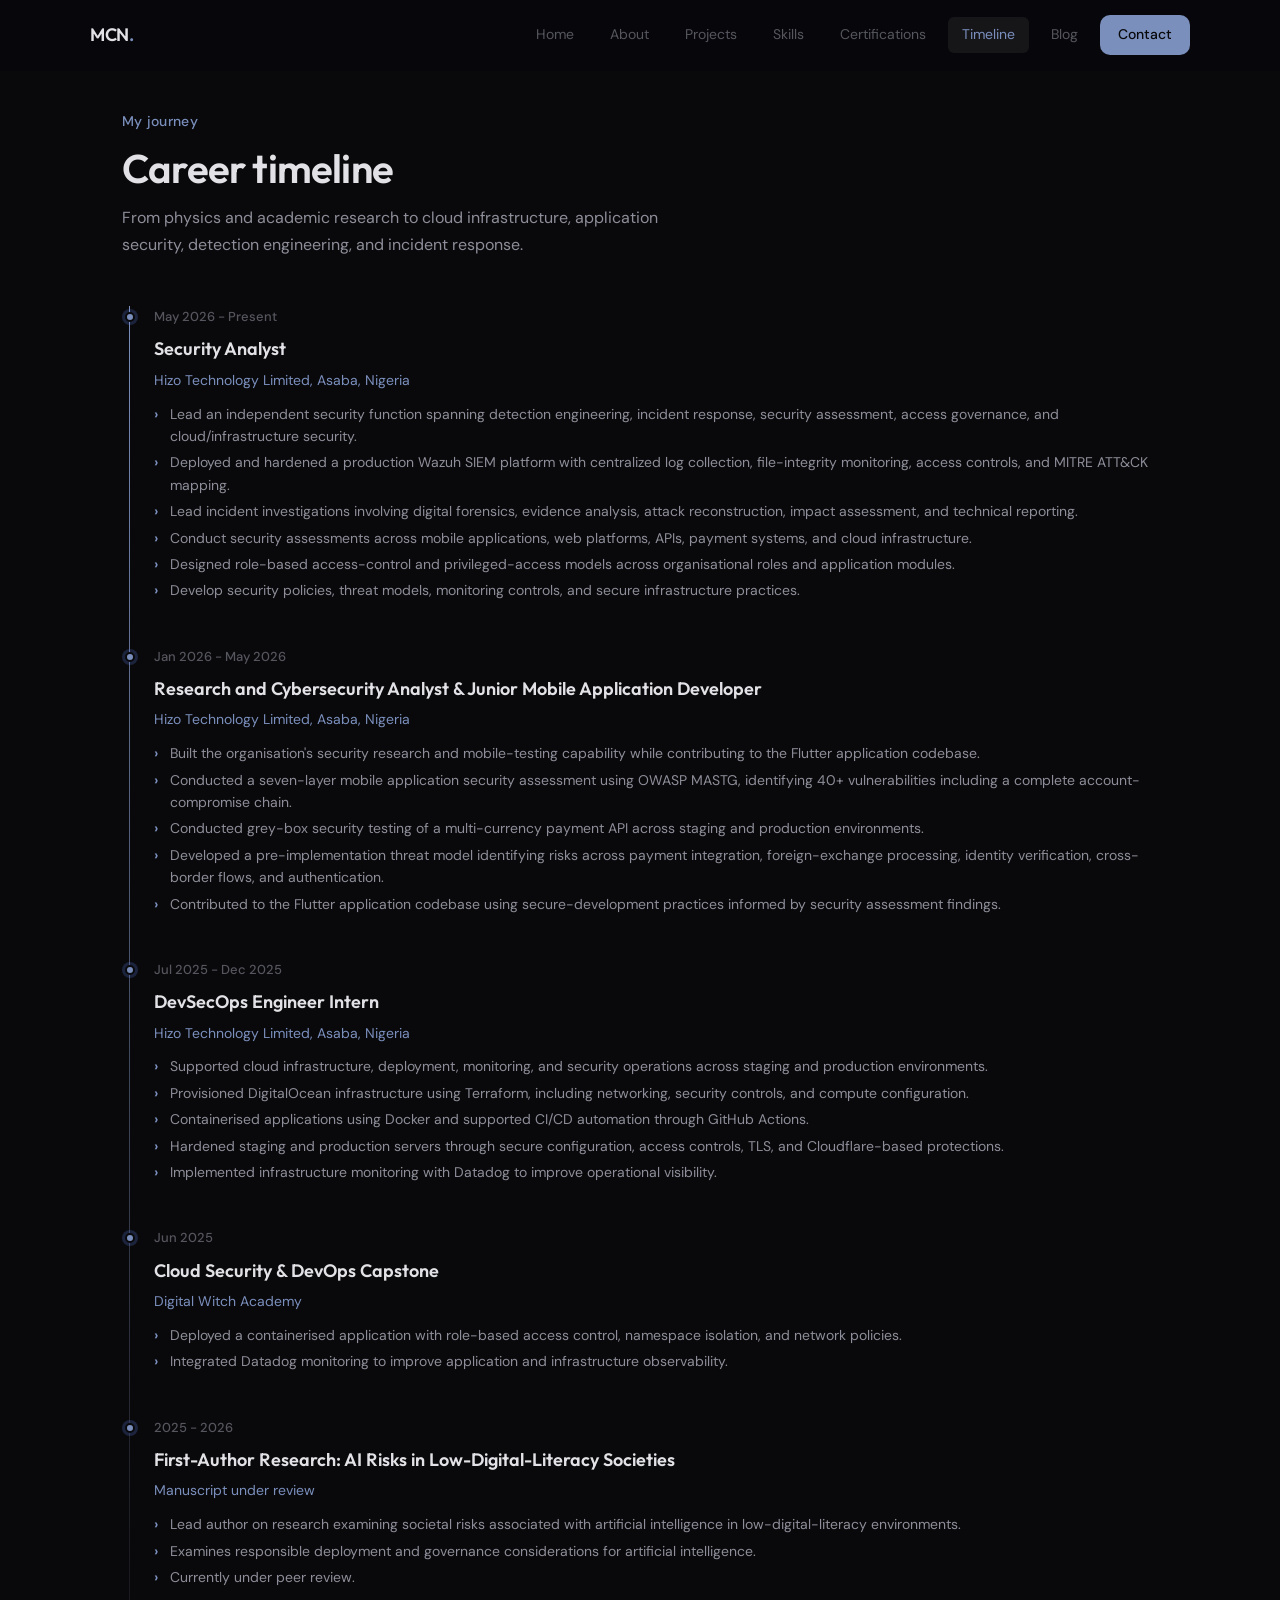
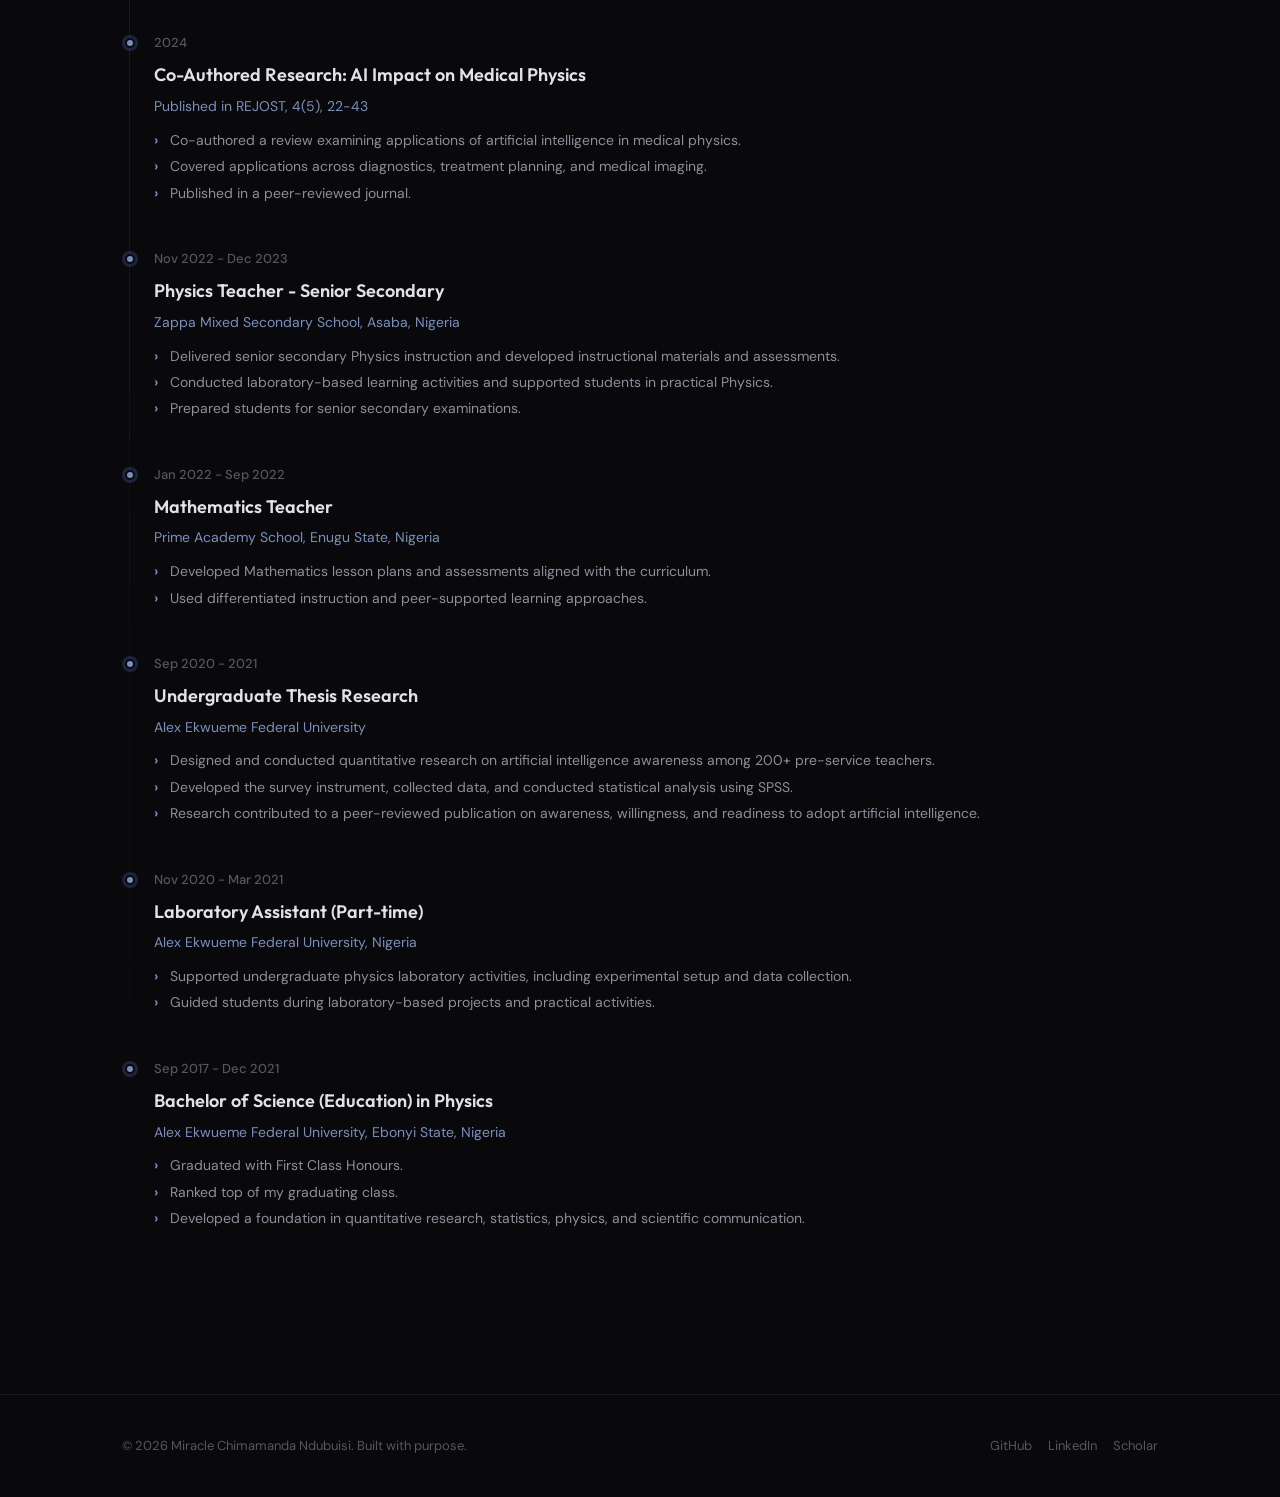
<file: timeline.html>
<!DOCTYPE html>
<html lang="en">
<head>
  <meta charset="UTF-8">
  <meta name="viewport" content="width=device-width, initial-scale=1.0">

  <title>Career Timeline - Miracle Chimamanda Ndubuisi</title>

  <meta
    name="description"
    content="Career and academic timeline of Miracle Chimamanda Ndubuisi, covering security engineering, DevSecOps, cybersecurity research, physics, and academic research."
  >

  <link rel="stylesheet" href="css/style.css">

  <link
    rel="icon"
    href="data:image/svg+xml,<svg xmlns='http://www.w3.org/2000/svg' viewBox='0 0 100 100'><text y='.9em' font-size='90'>🛡️</text></svg>"
  >
</head>

<body>

  <!-- Navigation -->
  <nav class="nav">
    <div class="nav-inner">

      <a href="index.html" class="nav-logo">MCN<span>.</span></a>

      <div class="nav-links">
        <a href="index.html">Home</a>
        <a href="about.html">About</a>
        <a href="projects.html">Projects</a>
        <a href="skills.html">Skills</a>
        <a href="certifications.html">Certifications</a>
        <a href="timeline.html">Timeline</a>
        <a href="blog.html">Blog</a>
        <a href="contact.html" class="nav-cta">Contact</a>
      </div>

      <button class="nav-toggle" aria-label="Menu">
        <span></span>
        <span></span>
        <span></span>
      </button>

    </div>
  </nav>


  <main class="page container">

    <!-- Page Header -->
    <div class="section-header fade-in">
      <p class="section-label">My journey</p>

      <h1 class="section-title">
        Career timeline
      </h1>

      <p class="section-desc">
        From physics and academic research to cloud infrastructure, application security,
        detection engineering, and incident response.
      </p>
    </div>


    <!-- Timeline -->
    <div class="timeline fade-in">


      <!-- Current Security Role -->
      <div class="timeline-item">

        <p class="timeline-date">
          May 2026 - Present
        </p>

        <h3 class="timeline-title">
          Security Analyst
        </h3>

        <p class="timeline-company">
          Hizo Technology Limited, Asaba, Nigeria
        </p>

        <ul class="timeline-desc">
          <li>
            Lead an independent security function spanning detection engineering,
            incident response, security assessment, access governance, and
            cloud/infrastructure security.
          </li>

          <li>
            Deployed and hardened a production Wazuh SIEM platform with centralized
            log collection, file-integrity monitoring, access controls, and
            MITRE ATT&amp;CK mapping.
          </li>

          <li>
            Lead incident investigations involving digital forensics, evidence
            analysis, attack reconstruction, impact assessment, and technical reporting.
          </li>

          <li>
            Conduct security assessments across mobile applications, web platforms,
            APIs, payment systems, and cloud infrastructure.
          </li>

          <li>
            Designed role-based access-control and privileged-access models across
            organisational roles and application modules.
          </li>

          <li>
            Develop security policies, threat models, monitoring controls, and
            secure infrastructure practices.
          </li>
        </ul>

      </div>


      <!-- Previous Hizo Security / Mobile Role -->
      <div class="timeline-item">

        <p class="timeline-date">
          Jan 2026 - May 2026
        </p>

        <h3 class="timeline-title">
          Research and Cybersecurity Analyst &amp; Junior Mobile Application Developer
        </h3>

        <p class="timeline-company">
          Hizo Technology Limited, Asaba, Nigeria
        </p>

        <ul class="timeline-desc">

          <li>
            Built the organisation's security research and mobile-testing capability
            while contributing to the Flutter application codebase.
          </li>

          <li>
            Conducted a seven-layer mobile application security assessment using
            OWASP MASTG, identifying 40+ vulnerabilities including a complete
            account-compromise chain.
          </li>

          <li>
            Conducted grey-box security testing of a multi-currency payment API
            across staging and production environments.
          </li>

          <li>
            Developed a pre-implementation threat model identifying risks across
            payment integration, foreign-exchange processing, identity verification,
            cross-border flows, and authentication.
          </li>

          <li>
            Contributed to the Flutter application codebase using secure-development
            practices informed by security assessment findings.
          </li>

        </ul>

      </div>


      <!-- DevSecOps Internship -->
      <div class="timeline-item">

        <p class="timeline-date">
          Jul 2025 - Dec 2025
        </p>

        <h3 class="timeline-title">
          DevSecOps Engineer Intern
        </h3>

        <p class="timeline-company">
          Hizo Technology Limited, Asaba, Nigeria
        </p>

        <ul class="timeline-desc">

          <li>
            Supported cloud infrastructure, deployment, monitoring, and security
            operations across staging and production environments.
          </li>

          <li>
            Provisioned DigitalOcean infrastructure using Terraform, including
            networking, security controls, and compute configuration.
          </li>

          <li>
            Containerised applications using Docker and supported CI/CD automation
            through GitHub Actions.
          </li>

          <li>
            Hardened staging and production servers through secure configuration,
            access controls, TLS, and Cloudflare-based protections.
          </li>

          <li>
            Implemented infrastructure monitoring with Datadog to improve
            operational visibility.
          </li>

        </ul>

      </div>


      <!-- Cloud Security Capstone -->
      <div class="timeline-item">

        <p class="timeline-date">
          Jun 2025
        </p>

        <h3 class="timeline-title">
          Cloud Security &amp; DevOps Capstone
        </h3>

        <p class="timeline-company">
          Digital Witch Academy
        </p>

        <ul class="timeline-desc">

          <li>
            Deployed a containerised application with role-based access control,
            namespace isolation, and network policies.
          </li>

          <li>
            Integrated Datadog monitoring to improve application and infrastructure
            observability.
          </li>

        </ul>

      </div>


      <!-- AI Research -->
      <div class="timeline-item">

        <p class="timeline-date">
          2025 - 2026
        </p>

        <h3 class="timeline-title">
          First-Author Research: AI Risks in Low-Digital-Literacy Societies
        </h3>

        <p class="timeline-company">
          Manuscript under review
        </p>

        <ul class="timeline-desc">

          <li>
            Lead author on research examining societal risks associated with
            artificial intelligence in low-digital-literacy environments.
          </li>

          <li>
            Examines responsible deployment and governance considerations for
            artificial intelligence.
          </li>

          <li>
            Currently under peer review.
          </li>

        </ul>

      </div>


      <!-- Medical Physics Publication -->
      <div class="timeline-item">

        <p class="timeline-date">
          2024
        </p>

        <h3 class="timeline-title">
          Co-Authored Research: AI Impact on Medical Physics
        </h3>

        <p class="timeline-company">
          Published in REJOST, 4(5), 22-43
        </p>

        <ul class="timeline-desc">

          <li>
            Co-authored a review examining applications of artificial intelligence
            in medical physics.
          </li>

          <li>
            Covered applications across diagnostics, treatment planning, and
            medical imaging.
          </li>

          <li>
            Published in a peer-reviewed journal.
          </li>

        </ul>

      </div>


      <!-- Physics Teacher -->
      <div class="timeline-item">

        <p class="timeline-date">
          Nov 2022 - Dec 2023
        </p>

        <h3 class="timeline-title">
          Physics Teacher - Senior Secondary
        </h3>

        <p class="timeline-company">
          Zappa Mixed Secondary School, Asaba, Nigeria
        </p>

        <ul class="timeline-desc">

          <li>
            Delivered senior secondary Physics instruction and developed
            instructional materials and assessments.
          </li>

          <li>
            Conducted laboratory-based learning activities and supported students
            in practical Physics.
          </li>

          <li>
            Prepared students for senior secondary examinations.
          </li>

        </ul>

      </div>


      <!-- Mathematics Teacher -->
      <div class="timeline-item">

        <p class="timeline-date">
          Jan 2022 - Sep 2022
        </p>

        <h3 class="timeline-title">
          Mathematics Teacher
        </h3>

        <p class="timeline-company">
          Prime Academy School, Enugu State, Nigeria
        </p>

        <ul class="timeline-desc">

          <li>
            Developed Mathematics lesson plans and assessments aligned with
            the curriculum.
          </li>

          <li>
            Used differentiated instruction and peer-supported learning approaches.
          </li>

        </ul>

      </div>


      <!-- Undergraduate Thesis -->
      <div class="timeline-item">

        <p class="timeline-date">
          Sep 2020 - 2021
        </p>

        <h3 class="timeline-title">
          Undergraduate Thesis Research
        </h3>

        <p class="timeline-company">
          Alex Ekwueme Federal University
        </p>

        <ul class="timeline-desc">

          <li>
            Designed and conducted quantitative research on artificial intelligence
            awareness among 200+ pre-service teachers.
          </li>

          <li>
            Developed the survey instrument, collected data, and conducted
            statistical analysis using SPSS.
          </li>

          <li>
            Research contributed to a peer-reviewed publication on awareness,
            willingness, and readiness to adopt artificial intelligence.
          </li>

        </ul>

      </div>


      <!-- Laboratory Experience -->
      <div class="timeline-item">

        <p class="timeline-date">
          Nov 2020 - Mar 2021
        </p>

        <h3 class="timeline-title">
          Laboratory Assistant (Part-time)
        </h3>

        <p class="timeline-company">
          Alex Ekwueme Federal University, Nigeria
        </p>

        <ul class="timeline-desc">

          <li>
            Supported undergraduate physics laboratory activities, including
            experimental setup and data collection.
          </li>

          <li>
            Guided students during laboratory-based projects and practical activities.
          </li>

        </ul>

      </div>


      <!-- Degree -->
      <div class="timeline-item">

        <p class="timeline-date">
          Sep 2017 - Dec 2021
        </p>

        <h3 class="timeline-title">
          Bachelor of Science (Education) in Physics
        </h3>

        <p class="timeline-company">
          Alex Ekwueme Federal University, Ebonyi State, Nigeria
        </p>

        <ul class="timeline-desc">

          <li>
            Graduated with First Class Honours.
          </li>

          <li>
            Ranked top of my graduating class.
          </li>

          <li>
            Developed a foundation in quantitative research, statistics,
            physics, and scientific communication.
          </li>

        </ul>

      </div>


    </div>

  </main>


  <!-- Footer -->
  <footer class="footer">

    <div class="footer-inner">

      <p class="footer-text">
        &copy; <span id="year"></span> Miracle Chimamanda Ndubuisi.
        Built with purpose.
      </p>

      <div class="footer-links">

        <a
          href="https://github.com/Miminwa"
          target="_blank"
          rel="noopener noreferrer"
        >
          GitHub
        </a>

        <a
          href="https://www.linkedin.com/in/miracle-ndubuisi"
          target="_blank"
          rel="noopener noreferrer"
        >
          LinkedIn
        </a>

        <a
          href="https://scholar.google.com/citations?user=nHDebkcAAAAJ"
          target="_blank"
          rel="noopener noreferrer"
        >
          Scholar
        </a>

      </div>

    </div>

  </footer>


  <script src="js/main.js"></script>

</body>
</html>
</file>
<file: css/style.css>
/* ============================================
   MIRACLE CHIMAMANDA NDUBUISI - PORTFOLIO
   Design: Dark Elegant
   ============================================ */

@import url('https://fonts.googleapis.com/css2?family=Outfit:wght@300;400;500;600;700&family=DM+Sans:ital,wght@0,300;0,400;0,500;0,700;1,400&family=JetBrains+Mono:wght@400;500&display=swap');

/* --- Design Tokens --- */
:root {
  --bg-deep: #09090b;
  --bg-primary: #0c0c0f;
  --bg-card: #111114;
  --bg-elevated: #161619;
  --bg-hover: #1b1b20;

  --text-primary: #e2e2e6;
  --text-secondary: #8e8e9a;
  --text-muted: #56565f;

  --accent-blue: #7b8fbd;
  --accent-teal: #6dab96;
  --accent-purple: #9a8dba;
  --accent-coral: #b87e73;
  --accent-amber: #c4a46a;

  --border: #1a1a1f;
  --border-light: #222228;

  --font-heading: 'Outfit', sans-serif;
  --font-body: 'DM Sans', sans-serif;
  --font-mono: 'JetBrains Mono', monospace;

  --radius-sm: 6px;
  --radius-md: 10px;
  --radius-lg: 16px;
  --radius-xl: 24px;

  --transition: 0.3s cubic-bezier(0.4, 0, 0.2, 1);
  --max-width: 1100px;
}

/* --- Reset & Base --- */
*, *::before, *::after { box-sizing: border-box; margin: 0; padding: 0; }

html {
  scroll-behavior: smooth;
  -webkit-font-smoothing: antialiased;
  -moz-osx-font-smoothing: grayscale;
}

body {
  font-family: var(--font-body);
  background: var(--bg-deep);
  color: var(--text-primary);
  line-height: 1.7;
  font-size: 16px;
  overflow-x: hidden;
}

a { color: var(--accent-blue); text-decoration: none; transition: color var(--transition); }
a:hover { color: var(--accent-teal); }

img { max-width: 100%; display: block; }

::selection { background: var(--accent-blue); color: var(--bg-deep); }

/* --- Scrollbar --- */
::-webkit-scrollbar { width: 6px; }
::-webkit-scrollbar-track { background: var(--bg-deep); }
::-webkit-scrollbar-thumb { background: var(--border-light); border-radius: 3px; }
::-webkit-scrollbar-thumb:hover { background: var(--accent-blue); }

/* --- Navigation --- */
.nav {
  position: fixed;
  top: 0;
  left: 0;
  right: 0;
  z-index: 1000;
  padding: 0 2rem;
  background: rgba(8, 8, 12, 0.85);
  backdrop-filter: blur(20px);
  border-bottom: 1px solid transparent;
  transition: border-color var(--transition), padding var(--transition);
}

.nav.scrolled { border-bottom-color: var(--border); }

.nav-inner {
  max-width: var(--max-width);
  margin: 0 auto;
  display: flex;
  align-items: center;
  justify-content: space-between;
  height: 70px;
}

.nav-logo {
  font-family: var(--font-heading);
  font-weight: 600;
  font-size: 18px;
  color: var(--text-primary);
  letter-spacing: -0.02em;
}

.nav-logo span { color: var(--accent-blue); }

.nav-links { display: flex; gap: 8px; align-items: center; }

.nav-links a {
  font-family: var(--font-body);
  font-size: 14px;
  color: var(--text-muted);
  padding: 6px 14px;
  border-radius: var(--radius-sm);
  transition: all var(--transition);
  font-weight: 400;
}

.nav-links a:hover, .nav-links a.active {
  color: var(--text-primary);
  background: var(--bg-elevated);
}

.nav-links a.active { color: var(--accent-blue); }

.nav-cta {
  background: var(--accent-blue) !important;
  color: var(--bg-deep) !important;
  font-weight: 500 !important;
  padding: 8px 18px !important;
  border-radius: var(--radius-md) !important;
}

.nav-cta:hover { opacity: 0.9; }

/* Mobile menu button */
.nav-toggle {
  display: none;
  background: none;
  border: none;
  cursor: pointer;
  padding: 8px;
}

.nav-toggle span {
  display: block;
  width: 22px;
  height: 2px;
  background: var(--text-secondary);
  margin: 5px 0;
  transition: all var(--transition);
  border-radius: 2px;
}

/* --- Layout --- */
.container {
  max-width: var(--max-width);
  margin: 0 auto;
  padding: 0 2rem;
}

.page { padding-top: 110px; padding-bottom: 80px; min-height: 100vh; }

/* --- Hero Section (index.html) --- */
.hero {
  min-height: 100vh;
  display: flex;
  align-items: center;
  padding-top: 70px;
  position: relative;
  overflow: hidden;
}

.hero::before {
  content: '';
  position: absolute;
  top: -50%;
  right: -30%;
  width: 700px;
  height: 700px;
  background: radial-gradient(circle, rgba(123,143,189,0.06) 0%, transparent 70%);
  pointer-events: none;
}

.hero::after {
  content: '';
  position: absolute;
  bottom: -30%;
  left: -20%;
  width: 500px;
  height: 500px;
  background: radial-gradient(circle, rgba(109,171,150,0.04) 0%, transparent 70%);
  pointer-events: none;
}

.hero-content {
  display: grid;
  grid-template-columns: 1fr 300px;
  gap: 60px;
  align-items: center;
  position: relative;
  z-index: 1;
}

.hero-greeting {
  font-family: var(--font-body);
  font-size: 15px;
  color: var(--text-secondary);
  margin-bottom: 16px;
  letter-spacing: 0.01em;
  font-weight: 400;
  opacity: 0;
  animation: fadeUp 0.6s ease forwards 0.2s;
}

.hero-name {
  font-family: var(--font-heading);
  font-size: clamp(32px, 5vw, 52px);
  font-weight: 700;
  line-height: 1.1;
  letter-spacing: -0.03em;
  margin-bottom: 16px;
  opacity: 0;
  animation: fadeUp 0.6s ease forwards 0.4s;
}

.hero-title {
  font-family: var(--font-heading);
  font-size: clamp(18px, 2.5vw, 24px);
  font-weight: 400;
  color: var(--accent-blue);
  margin-bottom: 20px;
  opacity: 0;
  animation: fadeUp 0.6s ease forwards 0.6s;
}

.hero-tagline {
  font-size: 17px;
  color: var(--text-secondary);
  line-height: 1.7;
  max-width: 540px;
  margin-bottom: 12px;
  opacity: 0;
  animation: fadeUp 0.6s ease forwards 0.8s;
}

.hero-tags {
  display: flex;
  flex-wrap: wrap;
  gap: 8px;
  margin-bottom: 32px;
  opacity: 0;
  animation: fadeUp 0.6s ease forwards 1s;
}

.hero-tags span {
  font-family: var(--font-mono);
  font-size: 12px;
  padding: 5px 14px;
  border-radius: 20px;
  border: 1px solid var(--border-light);
  color: var(--text-secondary);
  background: var(--bg-card);
}

.hero-actions {
  display: flex;
  gap: 12px;
  flex-wrap: wrap;
  opacity: 0;
  animation: fadeUp 0.6s ease forwards 1.2s;
}

.hero-photo {
  position: relative;
  opacity: 0;
  animation: fadeUp 0.8s ease forwards 0.6s;
}

.hero-photo img {
  width: 280px;
  height: 340px;
  object-fit: cover;
  object-position: center top;
  border-radius: var(--radius-xl);
  border: 2px solid var(--border-light);
}

.hero-photo::after {
  content: '';
  position: absolute;
  inset: -8px;
  border-radius: 32px;
  border: 1px solid var(--accent-blue);
  opacity: 0.15;
}

.hero-socials {
  display: flex;
  gap: 12px;
  margin-top: 20px;
  opacity: 0;
  animation: fadeUp 0.6s ease forwards 1.4s;
}

.hero-socials a {
  display: flex;
  align-items: center;
  justify-content: center;
  width: 40px;
  height: 40px;
  border-radius: var(--radius-md);
  border: 1px solid var(--border);
  color: var(--text-muted);
  transition: all var(--transition);
  font-size: 16px;
}

.hero-socials a:hover {
  border-color: var(--accent-blue);
  color: var(--accent-blue);
  background: rgba(123,143,189,0.08);
}

/* --- Buttons --- */
.btn {
  display: inline-flex;
  align-items: center;
  gap: 8px;
  padding: 12px 24px;
  border-radius: var(--radius-md);
  font-family: var(--font-body);
  font-size: 14px;
  font-weight: 500;
  cursor: pointer;
  transition: all var(--transition);
  border: none;
  text-decoration: none;
}

.btn-primary {
  background: var(--accent-blue);
  color: var(--bg-deep);
}

.btn-primary:hover { opacity: 0.88; color: var(--bg-deep); }

.btn-outline {
  background: transparent;
  border: 1px solid var(--border-light);
  color: var(--text-secondary);
}

.btn-outline:hover {
  border-color: var(--accent-blue);
  color: var(--accent-blue);
  background: rgba(108,140,255,0.06);
}

/* --- Section Headers --- */
.section-header {
  margin-bottom: 48px;
}

.section-label {
  font-family: var(--font-body);
  font-size: 14px;
  color: var(--accent-blue);
  letter-spacing: 0.02em;
  font-weight: 500;
  margin-bottom: 10px;
}

.section-title {
  font-family: var(--font-heading);
  font-size: clamp(28px, 4vw, 40px);
  font-weight: 600;
  letter-spacing: -0.02em;
  line-height: 1.2;
}

.section-desc {
  color: var(--text-secondary);
  font-size: 16px;
  margin-top: 12px;
  max-width: 600px;
}

/* --- Cards --- */
.card {
  background: var(--bg-card);
  border: 1px solid var(--border);
  border-radius: var(--radius-lg);
  padding: 28px;
  transition: all var(--transition);
}

.card:hover {
  border-color: var(--border-light);
  transform: translateY(-2px);
  background: var(--bg-elevated);
}

/* --- Project Cards --- */
.projects-grid {
  display: grid;
  grid-template-columns: repeat(auto-fill, minmax(320px, 1fr));
  gap: 20px;
}

.project-card { position: relative; overflow: hidden; }

.project-card .project-type {
  font-family: var(--font-body);
  font-size: 13px;
  color: var(--text-muted);
  letter-spacing: 0.02em;
  font-weight: 500;
  margin-bottom: 12px;
}

.project-card h3 {
  font-family: var(--font-heading);
  font-size: 20px;
  font-weight: 600;
  margin-bottom: 10px;
  letter-spacing: -0.01em;
}

.project-card p {
  color: var(--text-secondary);
  font-size: 14px;
  line-height: 1.6;
  margin-bottom: 16px;
}

.project-tags {
  display: flex;
  flex-wrap: wrap;
  gap: 6px;
}

.project-tags span {
  font-family: var(--font-mono);
  font-size: 11px;
  padding: 3px 10px;
  border-radius: 14px;
  background: var(--bg-deep);
  color: var(--text-muted);
  border: 1px solid var(--border);
}

.project-card .project-icon {
  position: absolute;
  top: 24px;
  right: 24px;
  font-size: 28px;
  opacity: 0.15;
}

/* --- Skills Section --- */
.skills-grid {
  display: grid;
  grid-template-columns: repeat(auto-fill, minmax(300px, 1fr));
  gap: 20px;
}

.skill-category h3 {
  font-family: var(--font-heading);
  font-size: 18px;
  font-weight: 500;
  margin-bottom: 20px;
  display: flex;
  align-items: center;
  gap: 10px;
}

.skill-category h3 .icon {
  display: inline-flex;
  align-items: center;
  justify-content: center;
  width: 32px;
  height: 32px;
  border-radius: var(--radius-sm);
  font-size: 16px;
}

.skill-item {
  display: flex;
  align-items: center;
  justify-content: space-between;
  padding: 10px 0;
  border-bottom: 1px solid var(--border);
}

.skill-item:last-child { border-bottom: none; }

.skill-item .skill-name {
  font-size: 14px;
  color: var(--text-secondary);
}


/* --- Timeline --- */
.timeline { position: relative; padding-left: 32px; }

.timeline::before {
  content: '';
  position: absolute;
  left: 7px;
  top: 0;
  bottom: 0;
  width: 1px;
  background: linear-gradient(to bottom, var(--accent-blue), var(--border), transparent);
}

.timeline-item {
  position: relative;
  padding-bottom: 40px;
}

.timeline-item:last-child { padding-bottom: 0; }

.timeline-item::before {
  content: '';
  position: absolute;
  left: -29px;
  top: 6px;
  width: 10px;
  height: 10px;
  border-radius: 50%;
  background: var(--accent-blue);
  border: 2px solid var(--bg-deep);
  box-shadow: 0 0 0 3px rgba(108,140,255,0.2);
}

.timeline-date {
  font-family: var(--font-body);
  font-size: 13px;
  color: var(--text-muted);
  margin-bottom: 6px;
  font-weight: 500;
}

.timeline-title {
  font-family: var(--font-heading);
  font-size: 18px;
  font-weight: 600;
  margin-bottom: 4px;
}

.timeline-company {
  font-size: 14px;
  color: var(--accent-blue);
  margin-bottom: 10px;
}

.timeline-desc {
  font-size: 14px;
  color: var(--text-secondary);
  line-height: 1.6;
}

.timeline-desc li {
  margin-bottom: 4px;
  list-style: none;
  position: relative;
  padding-left: 16px;
}

.timeline-desc li::before {
  content: '›';
  position: absolute;
  left: 0;
  color: var(--accent-blue);
  font-weight: 700;
}

/* --- Certifications --- */
.cert-grid {
  display: grid;
  grid-template-columns: repeat(auto-fill, minmax(280px, 1fr));
  gap: 16px;
}

.cert-card {
  display: flex;
  align-items: flex-start;
  gap: 16px;
}

.cert-icon {
  width: 44px;
  height: 44px;
  border-radius: var(--radius-md);
  display: flex;
  align-items: center;
  justify-content: center;
  font-size: 20px;
  flex-shrink: 0;
}

.cert-info h4 {
  font-family: var(--font-heading);
  font-size: 15px;
  font-weight: 500;
  margin-bottom: 4px;
}

.cert-info p {
  font-size: 13px;
  color: var(--text-muted);
}

/* --- Blog --- */
.blog-grid {
  display: grid;
  grid-template-columns: repeat(auto-fill, minmax(320px, 1fr));
  gap: 20px;
}

.blog-card .blog-date {
  font-family: var(--font-body);
  font-size: 13px;
  color: var(--text-muted);
  margin-bottom: 10px;
  font-weight: 500;
}

.blog-card h3 {
  font-family: var(--font-heading);
  font-size: 18px;
  font-weight: 500;
  margin-bottom: 8px;
}

.blog-card p {
  font-size: 14px;
  color: var(--text-secondary);
  line-height: 1.6;
}

.blog-card .blog-tag {
  display: inline-block;
  margin-top: 14px;
  font-family: var(--font-mono);
  font-size: 11px;
  padding: 3px 10px;
  border-radius: 12px;
  background: rgba(108,140,255,0.1);
  color: var(--accent-blue);
}

/* --- Contact --- */
.contact-grid {
  display: grid;
  grid-template-columns: 1fr 1fr;
  gap: 40px;
}

.contact-info-item {
  display: flex;
  align-items: flex-start;
  gap: 14px;
  margin-bottom: 24px;
}

.contact-info-item .ci-icon {
  width: 44px;
  height: 44px;
  border-radius: var(--radius-md);
  background: var(--bg-elevated);
  border: 1px solid var(--border);
  display: flex;
  align-items: center;
  justify-content: center;
  color: var(--accent-blue);
  font-size: 18px;
  flex-shrink: 0;
}

.contact-info-item h4 {
  font-family: var(--font-heading);
  font-size: 14px;
  font-weight: 500;
  margin-bottom: 2px;
}

.contact-info-item p {
  font-size: 14px;
  color: var(--text-secondary);
}

.contact-form { display: flex; flex-direction: column; gap: 16px; }

.contact-form input,
.contact-form textarea {
  background: var(--bg-card);
  border: 1px solid var(--border);
  border-radius: var(--radius-md);
  padding: 14px 18px;
  color: var(--text-primary);
  font-family: var(--font-body);
  font-size: 14px;
  transition: border-color var(--transition);
  outline: none;
  resize: vertical;
}

.contact-form input:focus,
.contact-form textarea:focus {
  border-color: var(--accent-blue);
}

.contact-form input::placeholder,
.contact-form textarea::placeholder {
  color: var(--text-muted);
}

/* --- Stats Bar --- */
.stats-bar {
  display: grid;
  grid-template-columns: repeat(4, 1fr);
  gap: 16px;
  margin: 48px 0;
}

.stat-item {
  text-align: center;
  padding: 24px 16px;
  background: var(--bg-card);
  border: 1px solid var(--border);
  border-radius: var(--radius-lg);
}

.stat-number {
  font-family: var(--font-heading);
  font-size: 32px;
  font-weight: 700;
  color: var(--accent-blue);
  line-height: 1;
  margin-bottom: 6px;
}

.stat-label {
  font-size: 13px;
  color: var(--text-muted);
}

/* --- Publications --- */
.pub-item {
  padding: 20px 0;
  border-bottom: 1px solid var(--border);
}

.pub-item:last-child { border-bottom: none; }

.pub-badge {
  display: inline-block;
  font-family: var(--font-mono);
  font-size: 11px;
  padding: 2px 10px;
  border-radius: 12px;
  margin-bottom: 8px;
}

.pub-badge.published { background: rgba(94,232,183,0.1); color: var(--accent-teal); }
.pub-badge.review { background: rgba(240,185,85,0.1); color: var(--accent-amber); }

.pub-title {
  font-family: var(--font-heading);
  font-size: 16px;
  font-weight: 500;
  margin-bottom: 6px;
}

.pub-authors { font-size: 14px; color: var(--text-secondary); margin-bottom: 4px; }
.pub-journal { font-size: 13px; color: var(--text-muted); font-style: italic; }

/* --- Footer --- */
.footer {
  border-top: 1px solid var(--border);
  padding: 40px 0;
  margin-top: 80px;
}

.footer-inner {
  max-width: var(--max-width);
  margin: 0 auto;
  padding: 0 2rem;
  display: flex;
  justify-content: space-between;
  align-items: center;
}

.footer-text {
  font-size: 13px;
  color: var(--text-muted);
}

.footer-links { display: flex; gap: 16px; }

.footer-links a {
  font-size: 13px;
  color: var(--text-muted);
  transition: color var(--transition);
}

.footer-links a:hover { color: var(--accent-blue); }

/* --- Animations --- */
@keyframes fadeUp {
  from { opacity: 0; transform: translateY(20px); }
  to { opacity: 1; transform: translateY(0); }
}

.fade-in {
  opacity: 0;
  transform: translateY(20px);
  transition: opacity 0.6s ease, transform 0.6s ease;
}

.fade-in.visible {
  opacity: 1;
  transform: translateY(0);
}

/* --- Responsive --- */
@media (max-width: 768px) {
  .hero-content {
    grid-template-columns: 1fr;
    text-align: center;
    gap: 40px;
  }

  .hero-photo { order: -1; margin: 0 auto; }
  .hero-photo img { width: 200px; height: 240px; }
  .hero-tags { justify-content: center; }
  .hero-actions { justify-content: center; }
  .hero-socials { justify-content: center; }
  .hero-tagline { margin-left: auto; margin-right: auto; }

  .nav-links { display: none; }
  .nav-links.open {
    display: flex;
    flex-direction: column;
    position: absolute;
    top: 70px;
    left: 0;
    right: 0;
    background: var(--bg-deep);
    border-bottom: 1px solid var(--border);
    padding: 16px 24px;
    gap: 4px;
  }
  .nav-toggle { display: block; }

  .contact-grid { grid-template-columns: 1fr; }
  .stats-bar { grid-template-columns: repeat(2, 1fr); }
  .projects-grid { grid-template-columns: 1fr; }
}

@media (max-width: 480px) {
  .container { padding: 0 1.25rem; }
  .stats-bar { grid-template-columns: 1fr; }
}
</file>
